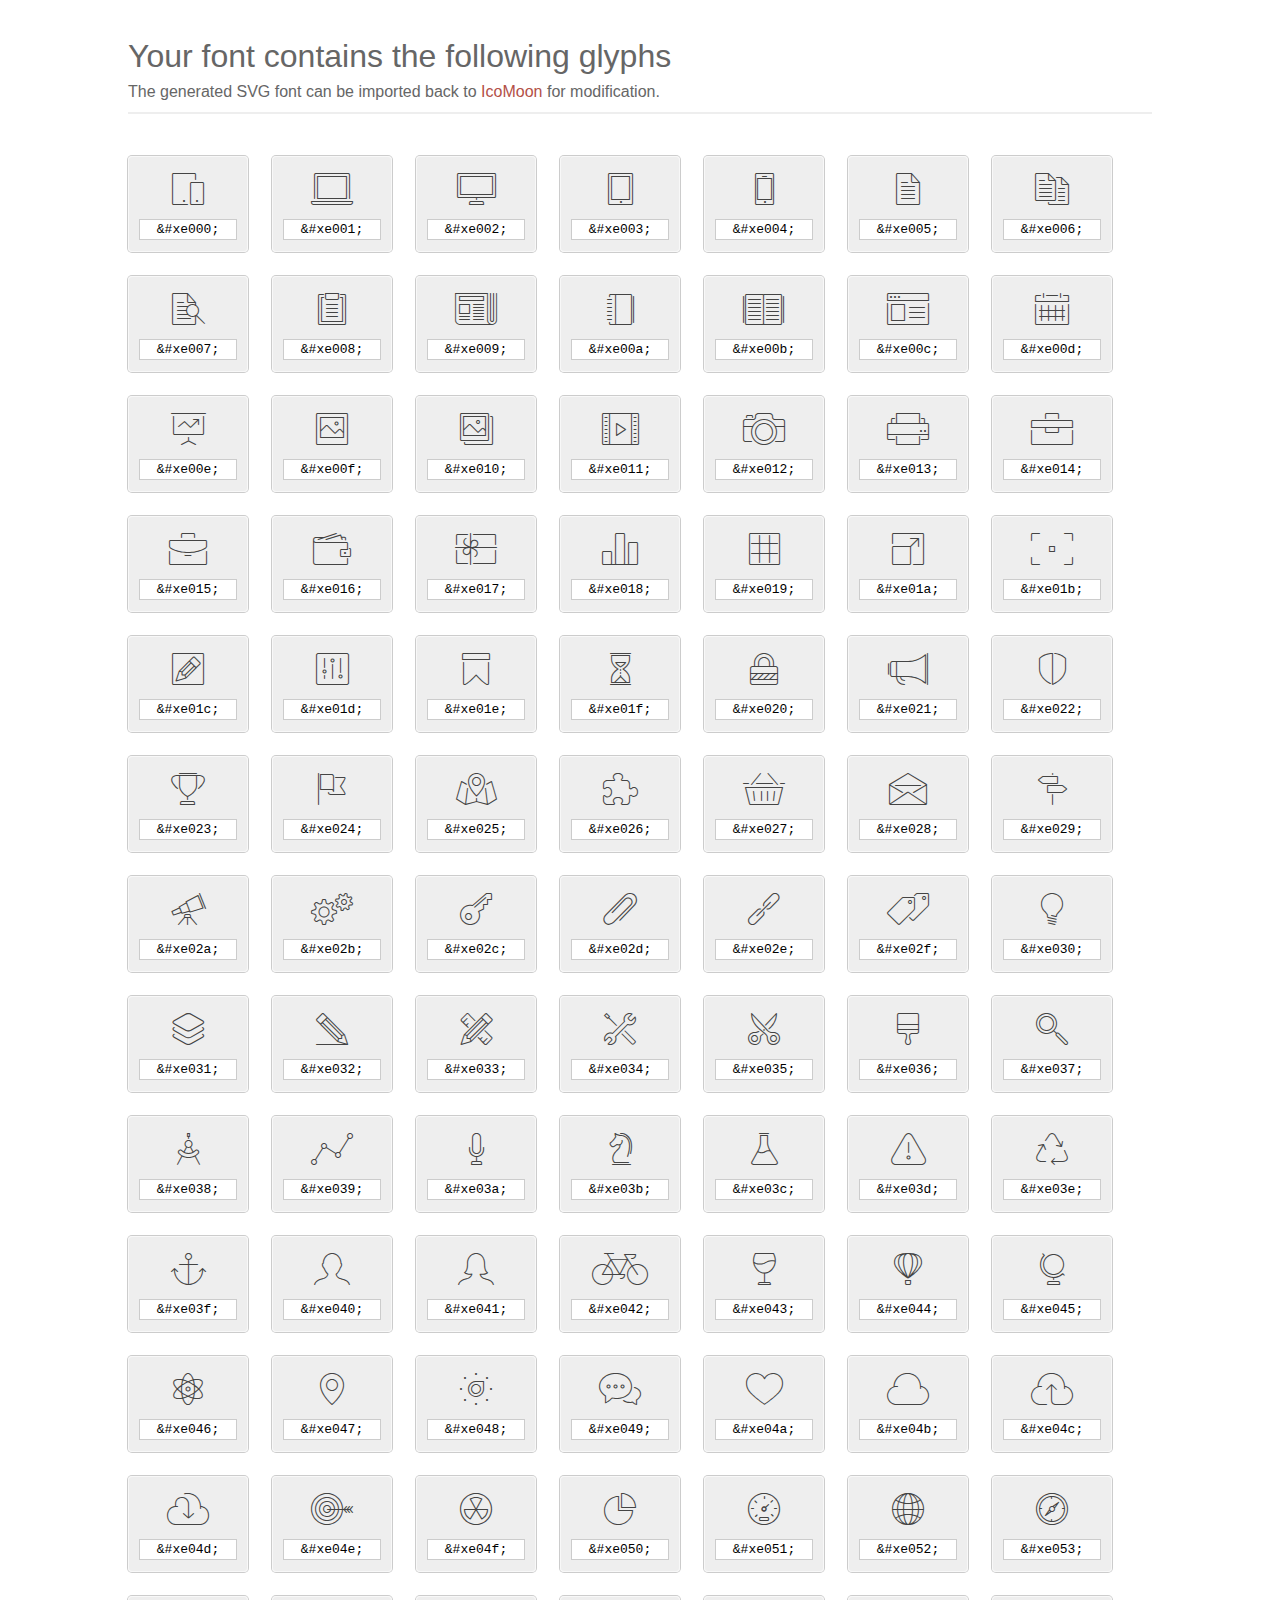
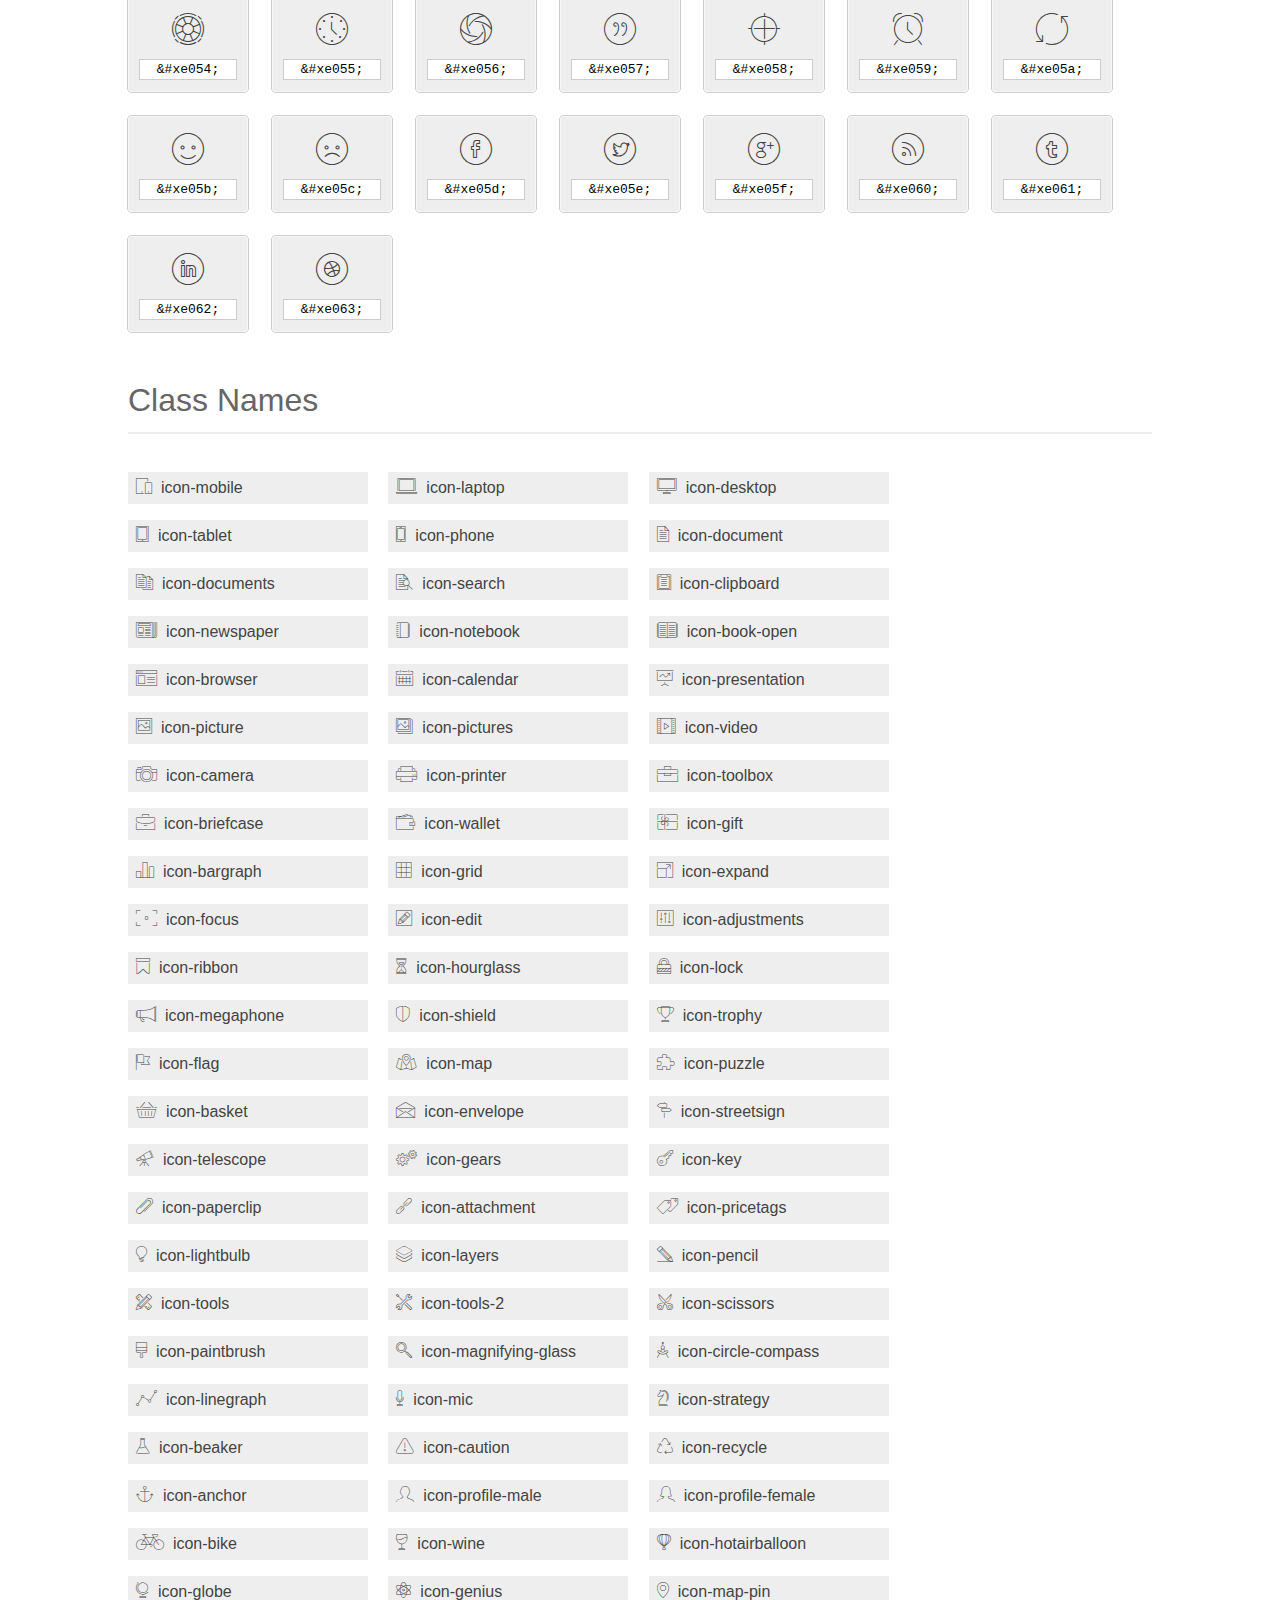
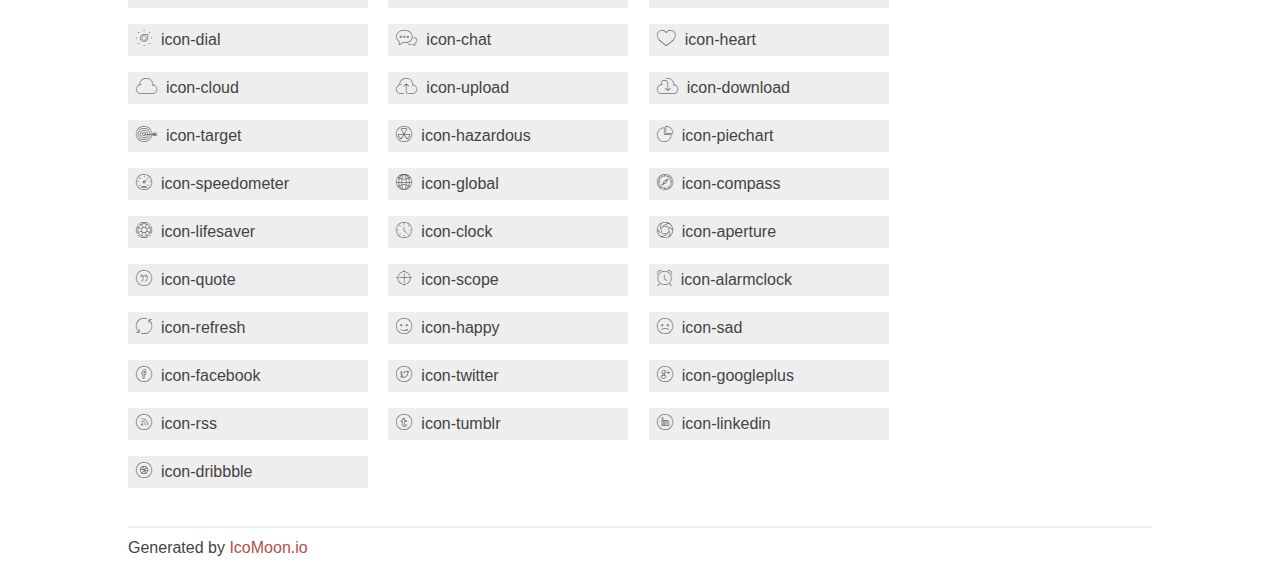
<file: assets/vendor/et-line-font/index.html>
<!doctype html>
<html>
<head>
<title>Your Font/Glyphs</title>
<link rel="stylesheet" href="css/style.css" />
<!--[if lte IE 7]><script src="lte-ie7.js"></script><![endif]-->
<style>
	section, header, footer {display: block;}
	body {
		font-family: sans-serif;
		color: #444;
		line-height: 1.5;
		font-size: 1em;
	}
	* {
		-moz-box-sizing: border-box;
		-webkit-box-sizing: border-box;
		box-sizing: border-box;
		margin: 0;
		padding: 0;
	}
	.glyph {
		font-size: 16px;
		float: left;
		text-align: center;
		background: #eee;
		padding: .75em;
		margin: .75em 1.5em .75em 0;
		width: 7.5em;
		border-radius: .25em;
		box-shadow: inset 0 0 0 1px #f8f8f8, 0 0 0 1px #CCC;
	}
	.glyph input {
		font-family: consolas, monospace;
		font-size: 13px;
		width: 100%;
		text-align: center;
		border: 0;
		box-shadow: 0 0 0 1px #ccc;
		padding: .125em;
	}
	.w-main {
		width: 80%;
	}
	.centered {
		margin-left: auto;
		margin-right: auto;
	}
	.fs1 {
		font-size: 2em;
	}
	header {
		margin: 2em 0;
		padding-bottom: .5em;
		color: #666;
		box-shadow: 0 2px #eee;
	}
	header h1 {
		font-size: 2em;
		font-weight: normal;
	}
	.clearfix:before, .clearfix:after { content: ""; display: table; }
	.clearfix:after, .clear { clear: both; }
	footer {
		margin-top: 2em;
		padding: .5em 0;
		box-shadow: 0 -2px #eee;
	}
	a, a:visited {
		color: #B35047;
		text-decoration: none;
	}
	a:hover, a:focus {color: #000;}
	.box1 {
		font-size: 16px;
		display: inline-block;
		width: 15em;
		padding: .25em .5em;
		background: #eee;
		margin: .5em 1em .5em 0;
	}
</style>
</head>
<body>
	<div class="w-main centered">
	<section class="mtm clearfix" id="glyphs">
	<header>
		<h1>Your font contains the following glyphs</h1>
		<p>The generated SVG font can be imported back to <a href="http://icomoon.io/app">IcoMoon</a> for modification.</p>
	</header>
	<div class="glyph">
		<div class="fs1" aria-hidden="true" data-icon="&#xe000;"></div>
		<input type="text" readonly="readonly" value="&amp;#xe000;" />
	</div>
	<div class="glyph">
		<div class="fs1" aria-hidden="true" data-icon="&#xe001;"></div>
		<input type="text" readonly="readonly" value="&amp;#xe001;" />
	</div>
	<div class="glyph">
		<div class="fs1" aria-hidden="true" data-icon="&#xe002;"></div>
		<input type="text" readonly="readonly" value="&amp;#xe002;" />
	</div>
	<div class="glyph">
		<div class="fs1" aria-hidden="true" data-icon="&#xe003;"></div>
		<input type="text" readonly="readonly" value="&amp;#xe003;" />
	</div>
	<div class="glyph">
		<div class="fs1" aria-hidden="true" data-icon="&#xe004;"></div>
		<input type="text" readonly="readonly" value="&amp;#xe004;" />
	</div>
	<div class="glyph">
		<div class="fs1" aria-hidden="true" data-icon="&#xe005;"></div>
		<input type="text" readonly="readonly" value="&amp;#xe005;" />
	</div>
	<div class="glyph">
		<div class="fs1" aria-hidden="true" data-icon="&#xe006;"></div>
		<input type="text" readonly="readonly" value="&amp;#xe006;" />
	</div>
	<div class="glyph">
		<div class="fs1" aria-hidden="true" data-icon="&#xe007;"></div>
		<input type="text" readonly="readonly" value="&amp;#xe007;" />
	</div>
	<div class="glyph">
		<div class="fs1" aria-hidden="true" data-icon="&#xe008;"></div>
		<input type="text" readonly="readonly" value="&amp;#xe008;" />
	</div>
	<div class="glyph">
		<div class="fs1" aria-hidden="true" data-icon="&#xe009;"></div>
		<input type="text" readonly="readonly" value="&amp;#xe009;" />
	</div>
	<div class="glyph">
		<div class="fs1" aria-hidden="true" data-icon="&#xe00a;"></div>
		<input type="text" readonly="readonly" value="&amp;#xe00a;" />
	</div>
	<div class="glyph">
		<div class="fs1" aria-hidden="true" data-icon="&#xe00b;"></div>
		<input type="text" readonly="readonly" value="&amp;#xe00b;" />
	</div>
	<div class="glyph">
		<div class="fs1" aria-hidden="true" data-icon="&#xe00c;"></div>
		<input type="text" readonly="readonly" value="&amp;#xe00c;" />
	</div>
	<div class="glyph">
		<div class="fs1" aria-hidden="true" data-icon="&#xe00d;"></div>
		<input type="text" readonly="readonly" value="&amp;#xe00d;" />
	</div>
	<div class="glyph">
		<div class="fs1" aria-hidden="true" data-icon="&#xe00e;"></div>
		<input type="text" readonly="readonly" value="&amp;#xe00e;" />
	</div>
	<div class="glyph">
		<div class="fs1" aria-hidden="true" data-icon="&#xe00f;"></div>
		<input type="text" readonly="readonly" value="&amp;#xe00f;" />
	</div>
	<div class="glyph">
		<div class="fs1" aria-hidden="true" data-icon="&#xe010;"></div>
		<input type="text" readonly="readonly" value="&amp;#xe010;" />
	</div>
	<div class="glyph">
		<div class="fs1" aria-hidden="true" data-icon="&#xe011;"></div>
		<input type="text" readonly="readonly" value="&amp;#xe011;" />
	</div>
	<div class="glyph">
		<div class="fs1" aria-hidden="true" data-icon="&#xe012;"></div>
		<input type="text" readonly="readonly" value="&amp;#xe012;" />
	</div>
	<div class="glyph">
		<div class="fs1" aria-hidden="true" data-icon="&#xe013;"></div>
		<input type="text" readonly="readonly" value="&amp;#xe013;" />
	</div>
	<div class="glyph">
		<div class="fs1" aria-hidden="true" data-icon="&#xe014;"></div>
		<input type="text" readonly="readonly" value="&amp;#xe014;" />
	</div>
	<div class="glyph">
		<div class="fs1" aria-hidden="true" data-icon="&#xe015;"></div>
		<input type="text" readonly="readonly" value="&amp;#xe015;" />
	</div>
	<div class="glyph">
		<div class="fs1" aria-hidden="true" data-icon="&#xe016;"></div>
		<input type="text" readonly="readonly" value="&amp;#xe016;" />
	</div>
	<div class="glyph">
		<div class="fs1" aria-hidden="true" data-icon="&#xe017;"></div>
		<input type="text" readonly="readonly" value="&amp;#xe017;" />
	</div>
	<div class="glyph">
		<div class="fs1" aria-hidden="true" data-icon="&#xe018;"></div>
		<input type="text" readonly="readonly" value="&amp;#xe018;" />
	</div>
	<div class="glyph">
		<div class="fs1" aria-hidden="true" data-icon="&#xe019;"></div>
		<input type="text" readonly="readonly" value="&amp;#xe019;" />
	</div>
	<div class="glyph">
		<div class="fs1" aria-hidden="true" data-icon="&#xe01a;"></div>
		<input type="text" readonly="readonly" value="&amp;#xe01a;" />
	</div>
	<div class="glyph">
		<div class="fs1" aria-hidden="true" data-icon="&#xe01b;"></div>
		<input type="text" readonly="readonly" value="&amp;#xe01b;" />
	</div>
	<div class="glyph">
		<div class="fs1" aria-hidden="true" data-icon="&#xe01c;"></div>
		<input type="text" readonly="readonly" value="&amp;#xe01c;" />
	</div>
	<div class="glyph">
		<div class="fs1" aria-hidden="true" data-icon="&#xe01d;"></div>
		<input type="text" readonly="readonly" value="&amp;#xe01d;" />
	</div>
	<div class="glyph">
		<div class="fs1" aria-hidden="true" data-icon="&#xe01e;"></div>
		<input type="text" readonly="readonly" value="&amp;#xe01e;" />
	</div>
	<div class="glyph">
		<div class="fs1" aria-hidden="true" data-icon="&#xe01f;"></div>
		<input type="text" readonly="readonly" value="&amp;#xe01f;" />
	</div>
	<div class="glyph">
		<div class="fs1" aria-hidden="true" data-icon="&#xe020;"></div>
		<input type="text" readonly="readonly" value="&amp;#xe020;" />
	</div>
	<div class="glyph">
		<div class="fs1" aria-hidden="true" data-icon="&#xe021;"></div>
		<input type="text" readonly="readonly" value="&amp;#xe021;" />
	</div>
	<div class="glyph">
		<div class="fs1" aria-hidden="true" data-icon="&#xe022;"></div>
		<input type="text" readonly="readonly" value="&amp;#xe022;" />
	</div>
	<div class="glyph">
		<div class="fs1" aria-hidden="true" data-icon="&#xe023;"></div>
		<input type="text" readonly="readonly" value="&amp;#xe023;" />
	</div>
	<div class="glyph">
		<div class="fs1" aria-hidden="true" data-icon="&#xe024;"></div>
		<input type="text" readonly="readonly" value="&amp;#xe024;" />
	</div>
	<div class="glyph">
		<div class="fs1" aria-hidden="true" data-icon="&#xe025;"></div>
		<input type="text" readonly="readonly" value="&amp;#xe025;" />
	</div>
	<div class="glyph">
		<div class="fs1" aria-hidden="true" data-icon="&#xe026;"></div>
		<input type="text" readonly="readonly" value="&amp;#xe026;" />
	</div>
	<div class="glyph">
		<div class="fs1" aria-hidden="true" data-icon="&#xe027;"></div>
		<input type="text" readonly="readonly" value="&amp;#xe027;" />
	</div>
	<div class="glyph">
		<div class="fs1" aria-hidden="true" data-icon="&#xe028;"></div>
		<input type="text" readonly="readonly" value="&amp;#xe028;" />
	</div>
	<div class="glyph">
		<div class="fs1" aria-hidden="true" data-icon="&#xe029;"></div>
		<input type="text" readonly="readonly" value="&amp;#xe029;" />
	</div>
	<div class="glyph">
		<div class="fs1" aria-hidden="true" data-icon="&#xe02a;"></div>
		<input type="text" readonly="readonly" value="&amp;#xe02a;" />
	</div>
	<div class="glyph">
		<div class="fs1" aria-hidden="true" data-icon="&#xe02b;"></div>
		<input type="text" readonly="readonly" value="&amp;#xe02b;" />
	</div>
	<div class="glyph">
		<div class="fs1" aria-hidden="true" data-icon="&#xe02c;"></div>
		<input type="text" readonly="readonly" value="&amp;#xe02c;" />
	</div>
	<div class="glyph">
		<div class="fs1" aria-hidden="true" data-icon="&#xe02d;"></div>
		<input type="text" readonly="readonly" value="&amp;#xe02d;" />
	</div>
	<div class="glyph">
		<div class="fs1" aria-hidden="true" data-icon="&#xe02e;"></div>
		<input type="text" readonly="readonly" value="&amp;#xe02e;" />
	</div>
	<div class="glyph">
		<div class="fs1" aria-hidden="true" data-icon="&#xe02f;"></div>
		<input type="text" readonly="readonly" value="&amp;#xe02f;" />
	</div>
	<div class="glyph">
		<div class="fs1" aria-hidden="true" data-icon="&#xe030;"></div>
		<input type="text" readonly="readonly" value="&amp;#xe030;" />
	</div>
	<div class="glyph">
		<div class="fs1" aria-hidden="true" data-icon="&#xe031;"></div>
		<input type="text" readonly="readonly" value="&amp;#xe031;" />
	</div>
	<div class="glyph">
		<div class="fs1" aria-hidden="true" data-icon="&#xe032;"></div>
		<input type="text" readonly="readonly" value="&amp;#xe032;" />
	</div>
	<div class="glyph">
		<div class="fs1" aria-hidden="true" data-icon="&#xe033;"></div>
		<input type="text" readonly="readonly" value="&amp;#xe033;" />
	</div>
	<div class="glyph">
		<div class="fs1" aria-hidden="true" data-icon="&#xe034;"></div>
		<input type="text" readonly="readonly" value="&amp;#xe034;" />
	</div>
	<div class="glyph">
		<div class="fs1" aria-hidden="true" data-icon="&#xe035;"></div>
		<input type="text" readonly="readonly" value="&amp;#xe035;" />
	</div>
	<div class="glyph">
		<div class="fs1" aria-hidden="true" data-icon="&#xe036;"></div>
		<input type="text" readonly="readonly" value="&amp;#xe036;" />
	</div>
	<div class="glyph">
		<div class="fs1" aria-hidden="true" data-icon="&#xe037;"></div>
		<input type="text" readonly="readonly" value="&amp;#xe037;" />
	</div>
	<div class="glyph">
		<div class="fs1" aria-hidden="true" data-icon="&#xe038;"></div>
		<input type="text" readonly="readonly" value="&amp;#xe038;" />
	</div>
	<div class="glyph">
		<div class="fs1" aria-hidden="true" data-icon="&#xe039;"></div>
		<input type="text" readonly="readonly" value="&amp;#xe039;" />
	</div>
	<div class="glyph">
		<div class="fs1" aria-hidden="true" data-icon="&#xe03a;"></div>
		<input type="text" readonly="readonly" value="&amp;#xe03a;" />
	</div>
	<div class="glyph">
		<div class="fs1" aria-hidden="true" data-icon="&#xe03b;"></div>
		<input type="text" readonly="readonly" value="&amp;#xe03b;" />
	</div>
	<div class="glyph">
		<div class="fs1" aria-hidden="true" data-icon="&#xe03c;"></div>
		<input type="text" readonly="readonly" value="&amp;#xe03c;" />
	</div>
	<div class="glyph">
		<div class="fs1" aria-hidden="true" data-icon="&#xe03d;"></div>
		<input type="text" readonly="readonly" value="&amp;#xe03d;" />
	</div>
	<div class="glyph">
		<div class="fs1" aria-hidden="true" data-icon="&#xe03e;"></div>
		<input type="text" readonly="readonly" value="&amp;#xe03e;" />
	</div>
	<div class="glyph">
		<div class="fs1" aria-hidden="true" data-icon="&#xe03f;"></div>
		<input type="text" readonly="readonly" value="&amp;#xe03f;" />
	</div>
	<div class="glyph">
		<div class="fs1" aria-hidden="true" data-icon="&#xe040;"></div>
		<input type="text" readonly="readonly" value="&amp;#xe040;" />
	</div>
	<div class="glyph">
		<div class="fs1" aria-hidden="true" data-icon="&#xe041;"></div>
		<input type="text" readonly="readonly" value="&amp;#xe041;" />
	</div>
	<div class="glyph">
		<div class="fs1" aria-hidden="true" data-icon="&#xe042;"></div>
		<input type="text" readonly="readonly" value="&amp;#xe042;" />
	</div>
	<div class="glyph">
		<div class="fs1" aria-hidden="true" data-icon="&#xe043;"></div>
		<input type="text" readonly="readonly" value="&amp;#xe043;" />
	</div>
	<div class="glyph">
		<div class="fs1" aria-hidden="true" data-icon="&#xe044;"></div>
		<input type="text" readonly="readonly" value="&amp;#xe044;" />
	</div>
	<div class="glyph">
		<div class="fs1" aria-hidden="true" data-icon="&#xe045;"></div>
		<input type="text" readonly="readonly" value="&amp;#xe045;" />
	</div>
	<div class="glyph">
		<div class="fs1" aria-hidden="true" data-icon="&#xe046;"></div>
		<input type="text" readonly="readonly" value="&amp;#xe046;" />
	</div>
	<div class="glyph">
		<div class="fs1" aria-hidden="true" data-icon="&#xe047;"></div>
		<input type="text" readonly="readonly" value="&amp;#xe047;" />
	</div>
	<div class="glyph">
		<div class="fs1" aria-hidden="true" data-icon="&#xe048;"></div>
		<input type="text" readonly="readonly" value="&amp;#xe048;" />
	</div>
	<div class="glyph">
		<div class="fs1" aria-hidden="true" data-icon="&#xe049;"></div>
		<input type="text" readonly="readonly" value="&amp;#xe049;" />
	</div>
	<div class="glyph">
		<div class="fs1" aria-hidden="true" data-icon="&#xe04a;"></div>
		<input type="text" readonly="readonly" value="&amp;#xe04a;" />
	</div>
	<div class="glyph">
		<div class="fs1" aria-hidden="true" data-icon="&#xe04b;"></div>
		<input type="text" readonly="readonly" value="&amp;#xe04b;" />
	</div>
	<div class="glyph">
		<div class="fs1" aria-hidden="true" data-icon="&#xe04c;"></div>
		<input type="text" readonly="readonly" value="&amp;#xe04c;" />
	</div>
	<div class="glyph">
		<div class="fs1" aria-hidden="true" data-icon="&#xe04d;"></div>
		<input type="text" readonly="readonly" value="&amp;#xe04d;" />
	</div>
	<div class="glyph">
		<div class="fs1" aria-hidden="true" data-icon="&#xe04e;"></div>
		<input type="text" readonly="readonly" value="&amp;#xe04e;" />
	</div>
	<div class="glyph">
		<div class="fs1" aria-hidden="true" data-icon="&#xe04f;"></div>
		<input type="text" readonly="readonly" value="&amp;#xe04f;" />
	</div>
	<div class="glyph">
		<div class="fs1" aria-hidden="true" data-icon="&#xe050;"></div>
		<input type="text" readonly="readonly" value="&amp;#xe050;" />
	</div>
	<div class="glyph">
		<div class="fs1" aria-hidden="true" data-icon="&#xe051;"></div>
		<input type="text" readonly="readonly" value="&amp;#xe051;" />
	</div>
	<div class="glyph">
		<div class="fs1" aria-hidden="true" data-icon="&#xe052;"></div>
		<input type="text" readonly="readonly" value="&amp;#xe052;" />
	</div>
	<div class="glyph">
		<div class="fs1" aria-hidden="true" data-icon="&#xe053;"></div>
		<input type="text" readonly="readonly" value="&amp;#xe053;" />
	</div>
	<div class="glyph">
		<div class="fs1" aria-hidden="true" data-icon="&#xe054;"></div>
		<input type="text" readonly="readonly" value="&amp;#xe054;" />
	</div>
	<div class="glyph">
		<div class="fs1" aria-hidden="true" data-icon="&#xe055;"></div>
		<input type="text" readonly="readonly" value="&amp;#xe055;" />
	</div>
	<div class="glyph">
		<div class="fs1" aria-hidden="true" data-icon="&#xe056;"></div>
		<input type="text" readonly="readonly" value="&amp;#xe056;" />
	</div>
	<div class="glyph">
		<div class="fs1" aria-hidden="true" data-icon="&#xe057;"></div>
		<input type="text" readonly="readonly" value="&amp;#xe057;" />
	</div>
	<div class="glyph">
		<div class="fs1" aria-hidden="true" data-icon="&#xe058;"></div>
		<input type="text" readonly="readonly" value="&amp;#xe058;" />
	</div>
	<div class="glyph">
		<div class="fs1" aria-hidden="true" data-icon="&#xe059;"></div>
		<input type="text" readonly="readonly" value="&amp;#xe059;" />
	</div>
	<div class="glyph">
		<div class="fs1" aria-hidden="true" data-icon="&#xe05a;"></div>
		<input type="text" readonly="readonly" value="&amp;#xe05a;" />
	</div>
	<div class="glyph">
		<div class="fs1" aria-hidden="true" data-icon="&#xe05b;"></div>
		<input type="text" readonly="readonly" value="&amp;#xe05b;" />
	</div>
	<div class="glyph">
		<div class="fs1" aria-hidden="true" data-icon="&#xe05c;"></div>
		<input type="text" readonly="readonly" value="&amp;#xe05c;" />
	</div>
	<div class="glyph">
		<div class="fs1" aria-hidden="true" data-icon="&#xe05d;"></div>
		<input type="text" readonly="readonly" value="&amp;#xe05d;" />
	</div>
	<div class="glyph">
		<div class="fs1" aria-hidden="true" data-icon="&#xe05e;"></div>
		<input type="text" readonly="readonly" value="&amp;#xe05e;" />
	</div>
	<div class="glyph">
		<div class="fs1" aria-hidden="true" data-icon="&#xe05f;"></div>
		<input type="text" readonly="readonly" value="&amp;#xe05f;" />
	</div>
	<div class="glyph">
		<div class="fs1" aria-hidden="true" data-icon="&#xe060;"></div>
		<input type="text" readonly="readonly" value="&amp;#xe060;" />
	</div>
	<div class="glyph">
		<div class="fs1" aria-hidden="true" data-icon="&#xe061;"></div>
		<input type="text" readonly="readonly" value="&amp;#xe061;" />
	</div>
	<div class="glyph">
		<div class="fs1" aria-hidden="true" data-icon="&#xe062;"></div>
		<input type="text" readonly="readonly" value="&amp;#xe062;" />
	</div>
	<div class="glyph">
		<div class="fs1" aria-hidden="true" data-icon="&#xe063;"></div>
		<input type="text" readonly="readonly" value="&amp;#xe063;" />
	</div>
	</section>
	<div class="clear"></div>
	<section class="mtm clearfix" id="glyphs">
	<header>
		<h1>Class Names</h1>
	</header>
	<span class="box1">
		<span aria-hidden="true" class="icon-mobile"></span>
		&nbsp;icon-mobile
	</span>
	<span class="box1">
		<span aria-hidden="true" class="icon-laptop"></span>
		&nbsp;icon-laptop
	</span>
	<span class="box1">
		<span aria-hidden="true" class="icon-desktop"></span>
		&nbsp;icon-desktop
	</span>
	<span class="box1">
		<span aria-hidden="true" class="icon-tablet"></span>
		&nbsp;icon-tablet
	</span>
	<span class="box1">
		<span aria-hidden="true" class="icon-phone"></span>
		&nbsp;icon-phone
	</span>
	<span class="box1">
		<span aria-hidden="true" class="icon-document"></span>
		&nbsp;icon-document
	</span>
	<span class="box1">
		<span aria-hidden="true" class="icon-documents"></span>
		&nbsp;icon-documents
	</span>
	<span class="box1">
		<span aria-hidden="true" class="icon-search"></span>
		&nbsp;icon-search
	</span>
	<span class="box1">
		<span aria-hidden="true" class="icon-clipboard"></span>
		&nbsp;icon-clipboard
	</span>
	<span class="box1">
		<span aria-hidden="true" class="icon-newspaper"></span>
		&nbsp;icon-newspaper
	</span>
	<span class="box1">
		<span aria-hidden="true" class="icon-notebook"></span>
		&nbsp;icon-notebook
	</span>
	<span class="box1">
		<span aria-hidden="true" class="icon-book-open"></span>
		&nbsp;icon-book-open
	</span>
	<span class="box1">
		<span aria-hidden="true" class="icon-browser"></span>
		&nbsp;icon-browser
	</span>
	<span class="box1">
		<span aria-hidden="true" class="icon-calendar"></span>
		&nbsp;icon-calendar
	</span>
	<span class="box1">
		<span aria-hidden="true" class="icon-presentation"></span>
		&nbsp;icon-presentation
	</span>
	<span class="box1">
		<span aria-hidden="true" class="icon-picture"></span>
		&nbsp;icon-picture
	</span>
	<span class="box1">
		<span aria-hidden="true" class="icon-pictures"></span>
		&nbsp;icon-pictures
	</span>
	<span class="box1">
		<span aria-hidden="true" class="icon-video"></span>
		&nbsp;icon-video
	</span>
	<span class="box1">
		<span aria-hidden="true" class="icon-camera"></span>
		&nbsp;icon-camera
	</span>
	<span class="box1">
		<span aria-hidden="true" class="icon-printer"></span>
		&nbsp;icon-printer
	</span>
	<span class="box1">
		<span aria-hidden="true" class="icon-toolbox"></span>
		&nbsp;icon-toolbox
	</span>
	<span class="box1">
		<span aria-hidden="true" class="icon-briefcase"></span>
		&nbsp;icon-briefcase
	</span>
	<span class="box1">
		<span aria-hidden="true" class="icon-wallet"></span>
		&nbsp;icon-wallet
	</span>
	<span class="box1">
		<span aria-hidden="true" class="icon-gift"></span>
		&nbsp;icon-gift
	</span>
	<span class="box1">
		<span aria-hidden="true" class="icon-bargraph"></span>
		&nbsp;icon-bargraph
	</span>
	<span class="box1">
		<span aria-hidden="true" class="icon-grid"></span>
		&nbsp;icon-grid
	</span>
	<span class="box1">
		<span aria-hidden="true" class="icon-expand"></span>
		&nbsp;icon-expand
	</span>
	<span class="box1">
		<span aria-hidden="true" class="icon-focus"></span>
		&nbsp;icon-focus
	</span>
	<span class="box1">
		<span aria-hidden="true" class="icon-edit"></span>
		&nbsp;icon-edit
	</span>
	<span class="box1">
		<span aria-hidden="true" class="icon-adjustments"></span>
		&nbsp;icon-adjustments
	</span>
	<span class="box1">
		<span aria-hidden="true" class="icon-ribbon"></span>
		&nbsp;icon-ribbon
	</span>
	<span class="box1">
		<span aria-hidden="true" class="icon-hourglass"></span>
		&nbsp;icon-hourglass
	</span>
	<span class="box1">
		<span aria-hidden="true" class="icon-lock"></span>
		&nbsp;icon-lock
	</span>
	<span class="box1">
		<span aria-hidden="true" class="icon-megaphone"></span>
		&nbsp;icon-megaphone
	</span>
	<span class="box1">
		<span aria-hidden="true" class="icon-shield"></span>
		&nbsp;icon-shield
	</span>
	<span class="box1">
		<span aria-hidden="true" class="icon-trophy"></span>
		&nbsp;icon-trophy
	</span>
	<span class="box1">
		<span aria-hidden="true" class="icon-flag"></span>
		&nbsp;icon-flag
	</span>
	<span class="box1">
		<span aria-hidden="true" class="icon-map"></span>
		&nbsp;icon-map
	</span>
	<span class="box1">
		<span aria-hidden="true" class="icon-puzzle"></span>
		&nbsp;icon-puzzle
	</span>
	<span class="box1">
		<span aria-hidden="true" class="icon-basket"></span>
		&nbsp;icon-basket
	</span>
	<span class="box1">
		<span aria-hidden="true" class="icon-envelope"></span>
		&nbsp;icon-envelope
	</span>
	<span class="box1">
		<span aria-hidden="true" class="icon-streetsign"></span>
		&nbsp;icon-streetsign
	</span>
	<span class="box1">
		<span aria-hidden="true" class="icon-telescope"></span>
		&nbsp;icon-telescope
	</span>
	<span class="box1">
		<span aria-hidden="true" class="icon-gears"></span>
		&nbsp;icon-gears
	</span>
	<span class="box1">
		<span aria-hidden="true" class="icon-key"></span>
		&nbsp;icon-key
	</span>
	<span class="box1">
		<span aria-hidden="true" class="icon-paperclip"></span>
		&nbsp;icon-paperclip
	</span>
	<span class="box1">
		<span aria-hidden="true" class="icon-attachment"></span>
		&nbsp;icon-attachment
	</span>
	<span class="box1">
		<span aria-hidden="true" class="icon-pricetags"></span>
		&nbsp;icon-pricetags
	</span>
	<span class="box1">
		<span aria-hidden="true" class="icon-lightbulb"></span>
		&nbsp;icon-lightbulb
	</span>
	<span class="box1">
		<span aria-hidden="true" class="icon-layers"></span>
		&nbsp;icon-layers
	</span>
	<span class="box1">
		<span aria-hidden="true" class="icon-pencil"></span>
		&nbsp;icon-pencil
	</span>
	<span class="box1">
		<span aria-hidden="true" class="icon-tools"></span>
		&nbsp;icon-tools
	</span>
	<span class="box1">
		<span aria-hidden="true" class="icon-tools-2"></span>
		&nbsp;icon-tools-2
	</span>
	<span class="box1">
		<span aria-hidden="true" class="icon-scissors"></span>
		&nbsp;icon-scissors
	</span>
	<span class="box1">
		<span aria-hidden="true" class="icon-paintbrush"></span>
		&nbsp;icon-paintbrush
	</span>
	<span class="box1">
		<span aria-hidden="true" class="icon-magnifying-glass"></span>
		&nbsp;icon-magnifying-glass
	</span>
	<span class="box1">
		<span aria-hidden="true" class="icon-circle-compass"></span>
		&nbsp;icon-circle-compass
	</span>
	<span class="box1">
		<span aria-hidden="true" class="icon-linegraph"></span>
		&nbsp;icon-linegraph
	</span>
	<span class="box1">
		<span aria-hidden="true" class="icon-mic"></span>
		&nbsp;icon-mic
	</span>
	<span class="box1">
		<span aria-hidden="true" class="icon-strategy"></span>
		&nbsp;icon-strategy
	</span>
	<span class="box1">
		<span aria-hidden="true" class="icon-beaker"></span>
		&nbsp;icon-beaker
	</span>
	<span class="box1">
		<span aria-hidden="true" class="icon-caution"></span>
		&nbsp;icon-caution
	</span>
	<span class="box1">
		<span aria-hidden="true" class="icon-recycle"></span>
		&nbsp;icon-recycle
	</span>
	<span class="box1">
		<span aria-hidden="true" class="icon-anchor"></span>
		&nbsp;icon-anchor
	</span>
	<span class="box1">
		<span aria-hidden="true" class="icon-profile-male"></span>
		&nbsp;icon-profile-male
	</span>
	<span class="box1">
		<span aria-hidden="true" class="icon-profile-female"></span>
		&nbsp;icon-profile-female
	</span>
	<span class="box1">
		<span aria-hidden="true" class="icon-bike"></span>
		&nbsp;icon-bike
	</span>
	<span class="box1">
		<span aria-hidden="true" class="icon-wine"></span>
		&nbsp;icon-wine
	</span>
	<span class="box1">
		<span aria-hidden="true" class="icon-hotairballoon"></span>
		&nbsp;icon-hotairballoon
	</span>
	<span class="box1">
		<span aria-hidden="true" class="icon-globe"></span>
		&nbsp;icon-globe
	</span>
	<span class="box1">
		<span aria-hidden="true" class="icon-genius"></span>
		&nbsp;icon-genius
	</span>
	<span class="box1">
		<span aria-hidden="true" class="icon-map-pin"></span>
		&nbsp;icon-map-pin
	</span>
	<span class="box1">
		<span aria-hidden="true" class="icon-dial"></span>
		&nbsp;icon-dial
	</span>
	<span class="box1">
		<span aria-hidden="true" class="icon-chat"></span>
		&nbsp;icon-chat
	</span>
	<span class="box1">
		<span aria-hidden="true" class="icon-heart"></span>
		&nbsp;icon-heart
	</span>
	<span class="box1">
		<span aria-hidden="true" class="icon-cloud"></span>
		&nbsp;icon-cloud
	</span>
	<span class="box1">
		<span aria-hidden="true" class="icon-upload"></span>
		&nbsp;icon-upload
	</span>
	<span class="box1">
		<span aria-hidden="true" class="icon-download"></span>
		&nbsp;icon-download
	</span>
	<span class="box1">
		<span aria-hidden="true" class="icon-target"></span>
		&nbsp;icon-target
	</span>
	<span class="box1">
		<span aria-hidden="true" class="icon-hazardous"></span>
		&nbsp;icon-hazardous
	</span>
	<span class="box1">
		<span aria-hidden="true" class="icon-piechart"></span>
		&nbsp;icon-piechart
	</span>
	<span class="box1">
		<span aria-hidden="true" class="icon-speedometer"></span>
		&nbsp;icon-speedometer
	</span>
	<span class="box1">
		<span aria-hidden="true" class="icon-global"></span>
		&nbsp;icon-global
	</span>
	<span class="box1">
		<span aria-hidden="true" class="icon-compass"></span>
		&nbsp;icon-compass
	</span>
	<span class="box1">
		<span aria-hidden="true" class="icon-lifesaver"></span>
		&nbsp;icon-lifesaver
	</span>
	<span class="box1">
		<span aria-hidden="true" class="icon-clock"></span>
		&nbsp;icon-clock
	</span>
	<span class="box1">
		<span aria-hidden="true" class="icon-aperture"></span>
		&nbsp;icon-aperture
	</span>
	<span class="box1">
		<span aria-hidden="true" class="icon-quote"></span>
		&nbsp;icon-quote
	</span>
	<span class="box1">
		<span aria-hidden="true" class="icon-scope"></span>
		&nbsp;icon-scope
	</span>
	<span class="box1">
		<span aria-hidden="true" class="icon-alarmclock"></span>
		&nbsp;icon-alarmclock
	</span>
	<span class="box1">
		<span aria-hidden="true" class="icon-refresh"></span>
		&nbsp;icon-refresh
	</span>
	<span class="box1">
		<span aria-hidden="true" class="icon-happy"></span>
		&nbsp;icon-happy
	</span>
	<span class="box1">
		<span aria-hidden="true" class="icon-sad"></span>
		&nbsp;icon-sad
	</span>
	<span class="box1">
		<span aria-hidden="true" class="icon-facebook"></span>
		&nbsp;icon-facebook
	</span>
	<span class="box1">
		<span aria-hidden="true" class="icon-twitter"></span>
		&nbsp;icon-twitter
	</span>
	<span class="box1">
		<span aria-hidden="true" class="icon-googleplus"></span>
		&nbsp;icon-googleplus
	</span>
	<span class="box1">
		<span aria-hidden="true" class="icon-rss"></span>
		&nbsp;icon-rss
	</span>
	<span class="box1">
		<span aria-hidden="true" class="icon-tumblr"></span>
		&nbsp;icon-tumblr
	</span>
	<span class="box1">
		<span aria-hidden="true" class="icon-linkedin"></span>
		&nbsp;icon-linkedin
	</span>
	<span class="box1">
		<span aria-hidden="true" class="icon-dribbble"></span>
		&nbsp;icon-dribbble
	</span>
	</section>
	<footer>
		<p>Generated by <a href="http://icomoon.io">IcoMoon.io</a></p>
	</footer>
	</div>
	<script>
	document.getElementById("glyphs").addEventListener("click", function(e) {
		var target = e.target;
		if (target.tagName === "INPUT") {
			target.select();
		}
	});
	</script>
</body>
</html>
</file>
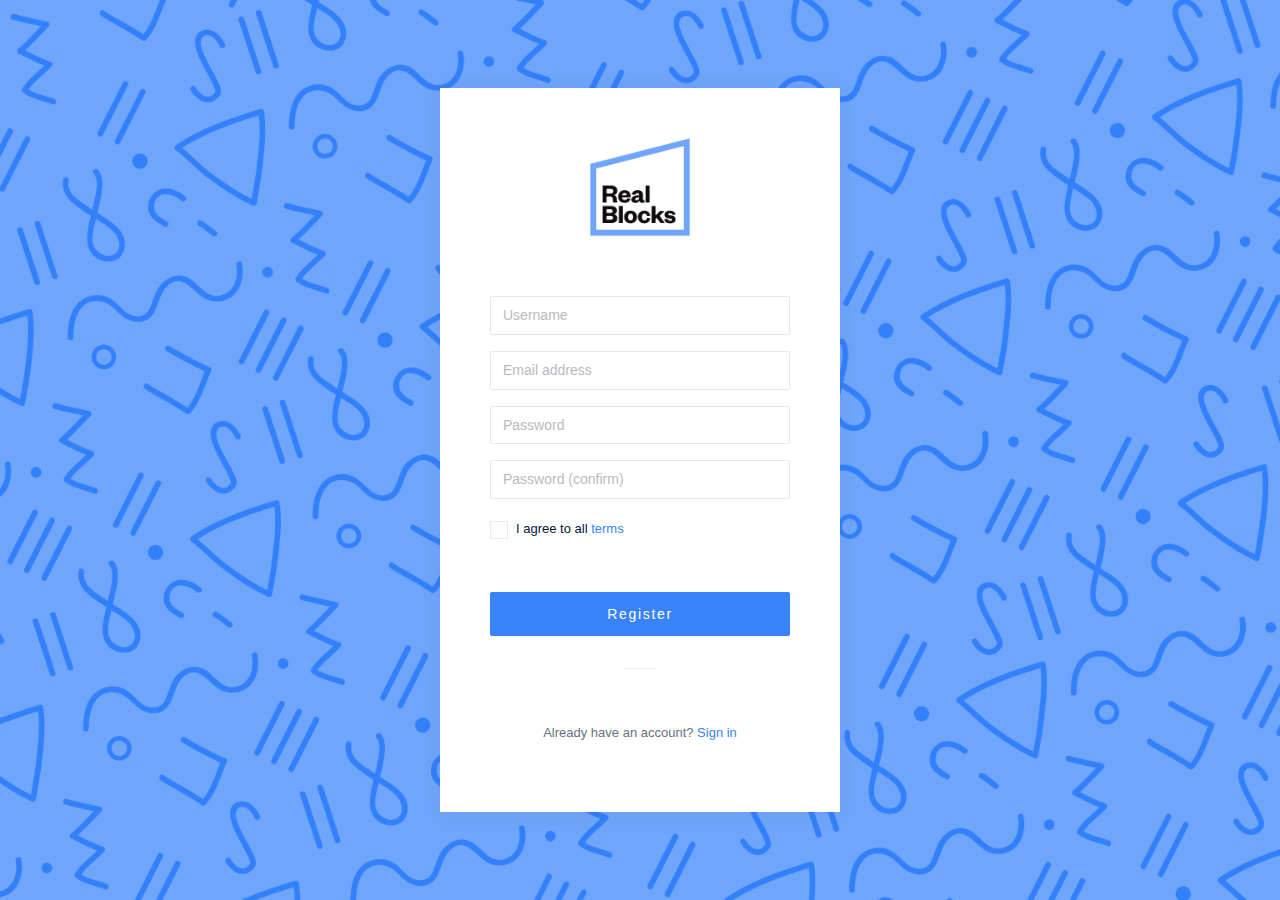
<file: demo.html>
<!DOCTYPE html>
<html lang="en">

<head>
    <!-- Global site tag (gtag.js) - Google Analytics -->
    <script async src="https://www.googletagmanager.com/gtag/js?id=UA-76391711-3"></script>
    <script>
        window.dataLayer = window.dataLayer || [];

        function gtag() {
            dataLayer.push(arguments);
        }
        gtag('js', new Date());

        gtag('config', 'UA-76391711-3');
    </script>

    <meta charset="utf-8">
    <meta name="viewport" content="width=device-width, initial-scale=1, shrink-to-fit=no">
    <meta name="description" content="">
    <meta name="keywords" content="">

    <title>TheSaaS - Register</title>

    <!-- Styles -->
    <link href="assets/css/core.min.css" rel="stylesheet">
    <link href="assets/css/scss/realblocks.css" rel="stylesheet">
    <link href="assets/css/style.css" rel="stylesheet">

    <!-- Favicons -->
    <link rel="apple-touch-icon" href="assets/img/apple-touch-icon.png">
    <link rel="icon" href="assets/img/favicon.png">
</head>

<body class="mh-fullscreen bg-img center-vh p-20" style="background-image: url(assets/img/demo_bg.png);">




    <div class="card card-shadowed p-50 w-400 mb-0 " style="max-width: 100%">
        <div class="text-center align-items-center justify-content-md-center">
            <img class="img-fluid " src="assets/img/logo.png" width="100px">
        </div>
        <br><br>

        <form class="form-type-material">
            <div class="form-group">
                <input type="text" class="form-control" placeholder="Username">
            </div>

            <div class="form-group">
                <input type="text" class="form-control" placeholder="Email address">
            </div>

            <div class="form-group">
                <input type="password" class="form-control" placeholder="Password">
            </div>

            <div class="form-group">
                <input type="password" class="form-control" placeholder="Password (confirm)">
            </div>

            <div class="form-group">
                <label class="custom-control custom-checkbox">
            <input type="checkbox" class="custom-control-input">
            <span class="custom-control-indicator"></span>
            <span class="custom-control-description">I agree to all <a class="text-primary" href="#">terms</a></span>
          </label>
            </div>

            <br>
            <button class="btn btn-bold btn-block btn-primary" type="submit">Register</button>
        </form>

        <hr class="w-30">

        <p class="text-center text-muted fs-13 mt-20">Already have an account? <a href="page-login.html">Sign in</a></p>
    </div>




    <!-- Scripts -->
    <script src="assets/js/core.min.js"></script>
    <script src="assets/js/thesaas.min.js"></script>
    <script src="assets/js/script.js"></script>

</body>

</html>
</file>
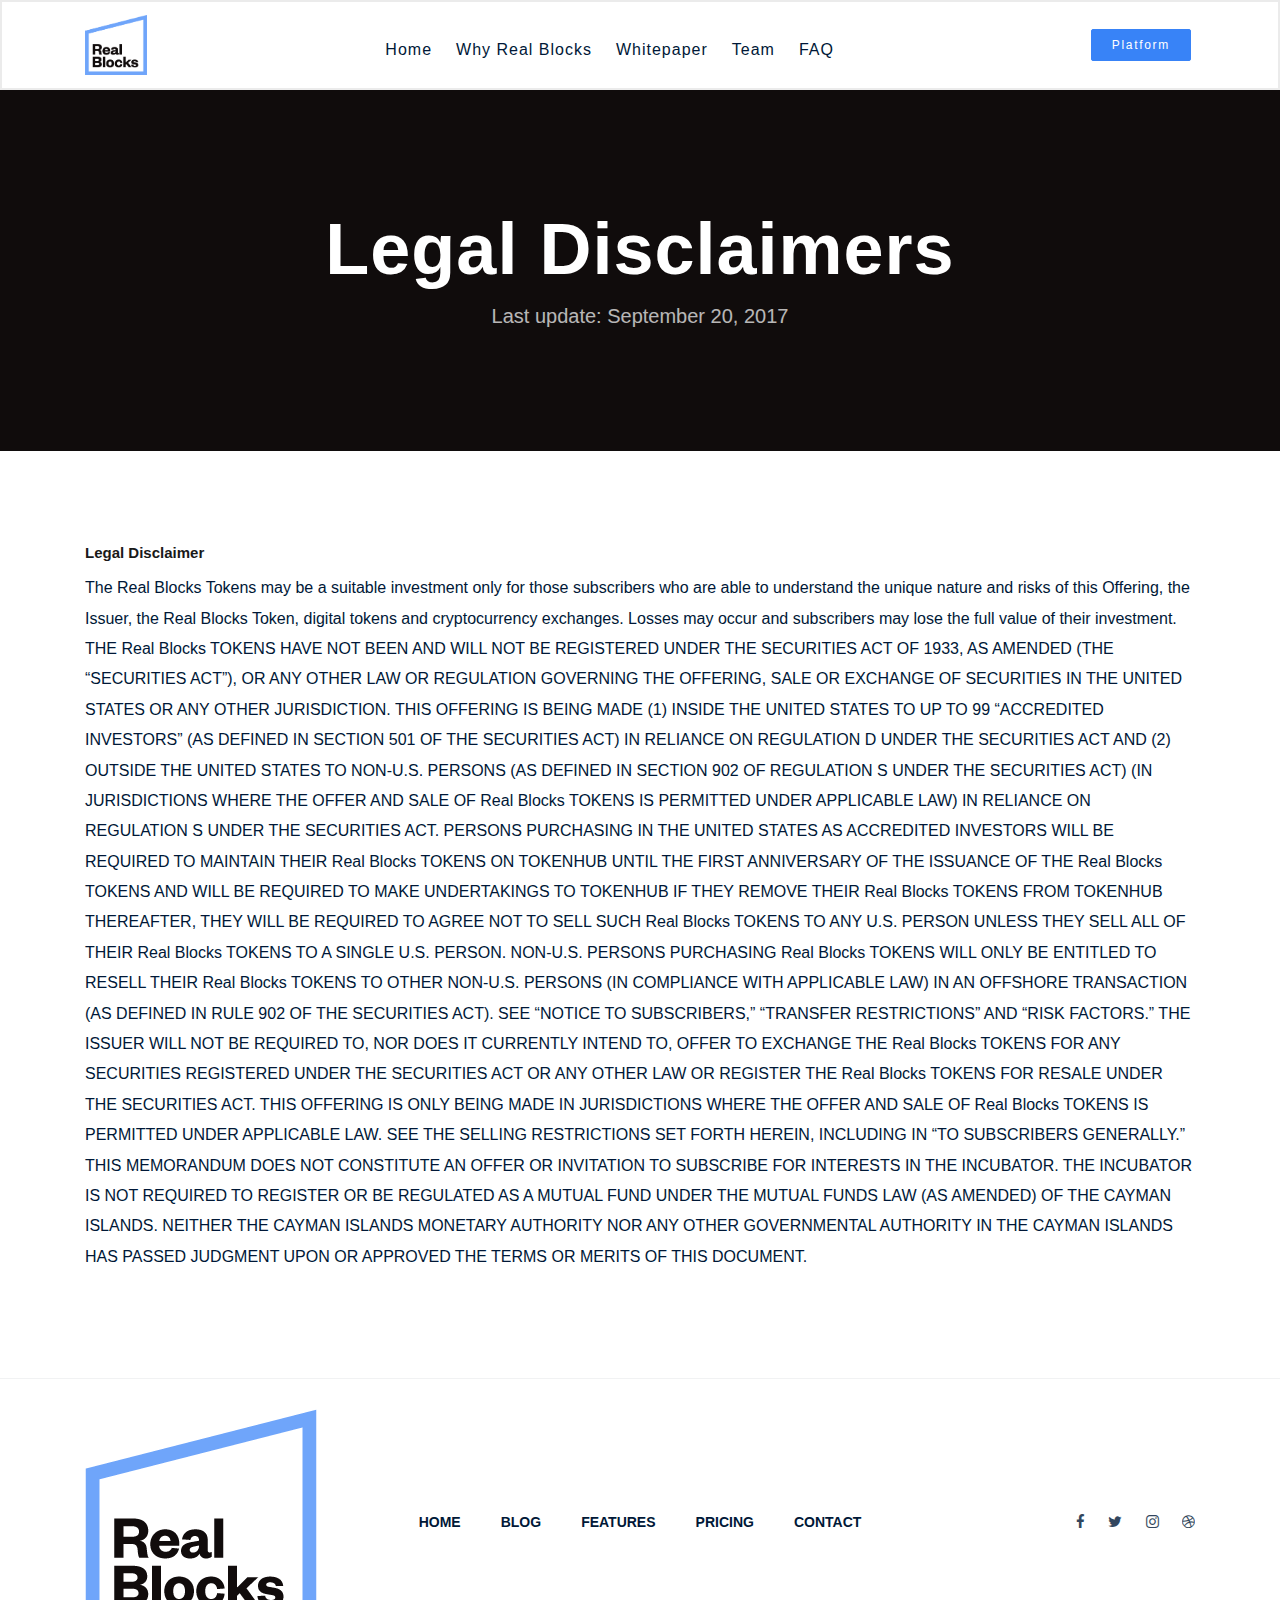
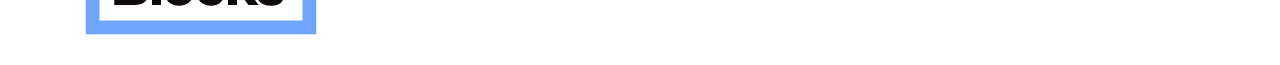
<file: legal.html>
<!DOCTYPE html>
<html lang="en">

<head>
    <!-- Global site tag (gtag.js) - Google Analytics -->
    <script async src="https://www.googletagmanager.com/gtag/js?id=UA-76391711-3"></script>
    <script>
        window.dataLayer = window.dataLayer || [];

        function gtag() {
            dataLayer.push(arguments);
        }
        gtag('js', new Date());

        gtag('config', 'UA-76391711-3');
    </script>

    <meta charset="utf-8">
    <meta name="viewport" content="width=device-width, initial-scale=1, shrink-to-fit=no">
    <meta name="description" content="">
    <meta name="keywords" content="">

    <title>Real Blocks</title>

    <!-- Styles -->
    <link href="assets/css/core.min.css" rel="stylesheet">
    <link href="assets/css/scss/realblocks.css" rel="stylesheet">
    <link href="assets/css/style.css" rel="stylesheet">

    <!-- Favicons -->
    <link rel="apple-touch-icon" href="assets/img/apple-touch-icon.png">
    <link rel="icon" href="assets/img/favicon.png">
</head>

<body id="home">

    <nav class="topbar topbar-expand-md">

        <div class="container">

            <div class="topbar-left">
                <button class="topbar-toggler">&#9776;</button>
                <a class="topbar-brand" href="index.html">
                    <img class="logo-default" src="assets/img/logo@3x.png" alt="logo">
                    <img class="logo-inverse" src="assets/img/logo-light.png" alt="logo">
                </a>
            </div>


            <div class="topbar-right">
                <ul class="topbar-nav nav">
                    <li class="nav-item">
                        <a class="nav-link" href="index.html">Home</a>
                    </li>
                    <li class="nav-item">
                        <a class="nav-link" href="#why">Why Real Blocks</a>
                    </li>

                    <li class="nav-item">
                        <a class="nav-link" href="#wp">Whitepaper</a>
                    </li>
                    <li class="nav-item">
                        <a class="nav-link" href="#team">Team </a>

                    </li>


                    <li class="nav-item">
                        <a class="nav-link" href="#faq">FAQ</a>
                    </li>
                </ul>
            </div>

            <div class="topbar-right d-inline-flex ml-30">
                <a class="btn btn-sm btn-primary mx-4 " href="demo.html">Platform</a>


            </div>




        </div>
        </div>

    </nav>
    <!-- END Topbar -->




    <!-- Header -->
    <header class="header header-inverse" style="background-color:#100C0C ;">
        <div class="container text-center">

            <div class="row">
                <div class="col-12  pt-50 col-lg-8 offset-lg-2">

                    <h1 class="display-3">Legal Disclaimers</h1>
                    <p class="fs-20 opacity-70">Last update: September 20, 2017</p>

                </div>
            </div>

        </div>
    </header>
    <!-- END Header -->




    <!-- Main container -->
    <main class="main-content">




        <!--
      |‒‒‒‒‒‒‒‒‒‒‒‒‒‒‒‒‒‒‒‒‒‒‒‒‒‒‒‒‒‒‒‒‒‒‒‒‒‒‒‒‒‒‒‒‒‒‒‒‒‒‒‒‒‒‒‒‒‒‒‒‒‒‒‒‒‒‒‒‒‒‒‒‒‒
      | Privacy text
      |‒‒‒‒‒‒‒‒‒‒‒‒‒‒‒‒‒‒‒‒‒‒‒‒‒‒‒‒‒‒‒‒‒‒‒‒‒‒‒‒‒‒‒‒‒‒‒‒‒‒‒‒‒‒‒‒‒‒‒‒‒‒‒‒‒‒‒‒‒‒‒‒‒‒
      !-->
        <section class="section">
            <div class="container">


                <h6 class="heading-alt">Legal Disclaimer</h6>
                <p>The Real Blocks Tokens may be a suitable investment only for those subscribers who are able to understand the unique nature and risks of this Offering, the Issuer, the Real Blocks Token, digital tokens and cryptocurrency exchanges. Losses
                    may occur and subscribers may lose the full value of their investment. THE Real Blocks TOKENS HAVE NOT BEEN AND WILL NOT BE REGISTERED UNDER THE SECURITIES ACT OF 1933, AS AMENDED (THE “SECURITIES ACT”), OR ANY OTHER LAW OR REGULATION
                    GOVERNING THE OFFERING, SALE OR EXCHANGE OF SECURITIES IN THE UNITED STATES OR ANY OTHER JURISDICTION. THIS OFFERING IS BEING MADE (1) INSIDE THE UNITED STATES TO UP TO 99 “ACCREDITED INVESTORS” (AS DEFINED IN SECTION 501 OF THE SECURITIES
                    ACT) IN RELIANCE ON REGULATION D UNDER THE SECURITIES ACT AND (2) OUTSIDE THE UNITED STATES TO NON-U.S. PERSONS (AS DEFINED IN SECTION 902 OF REGULATION S UNDER THE SECURITIES ACT) (IN JURISDICTIONS WHERE THE OFFER AND SALE OF Real
                    Blocks TOKENS IS PERMITTED UNDER APPLICABLE LAW) IN RELIANCE ON REGULATION S UNDER THE SECURITIES ACT. PERSONS PURCHASING IN THE UNITED STATES AS ACCREDITED INVESTORS WILL BE REQUIRED TO MAINTAIN THEIR Real Blocks TOKENS ON TOKENHUB
                    UNTIL THE FIRST ANNIVERSARY OF THE ISSUANCE OF THE Real Blocks TOKENS AND WILL BE REQUIRED TO MAKE UNDERTAKINGS TO TOKENHUB IF THEY REMOVE THEIR Real Blocks TOKENS FROM TOKENHUB THEREAFTER, THEY WILL BE REQUIRED TO AGREE NOT TO SELL
                    SUCH Real Blocks TOKENS TO ANY U.S. PERSON UNLESS THEY SELL ALL OF THEIR Real Blocks TOKENS TO A SINGLE U.S. PERSON. NON-U.S. PERSONS PURCHASING Real Blocks TOKENS WILL ONLY BE ENTITLED TO RESELL THEIR Real Blocks TOKENS TO OTHER NON-U.S.
                    PERSONS (IN COMPLIANCE WITH APPLICABLE LAW) IN AN OFFSHORE TRANSACTION (AS DEFINED IN RULE 902 OF THE SECURITIES ACT). SEE “NOTICE TO SUBSCRIBERS,” “TRANSFER RESTRICTIONS” AND “RISK FACTORS.” THE ISSUER WILL NOT BE REQUIRED TO, NOR
                    DOES IT CURRENTLY INTEND TO, OFFER TO EXCHANGE THE Real Blocks TOKENS FOR ANY SECURITIES REGISTERED UNDER THE SECURITIES ACT OR ANY OTHER LAW OR REGISTER THE Real Blocks TOKENS FOR RESALE UNDER THE SECURITIES ACT. THIS OFFERING IS
                    ONLY BEING MADE IN JURISDICTIONS WHERE THE OFFER AND SALE OF Real Blocks TOKENS IS PERMITTED UNDER APPLICABLE LAW. SEE THE SELLING RESTRICTIONS SET FORTH HEREIN, INCLUDING IN “TO SUBSCRIBERS GENERALLY.” THIS MEMORANDUM DOES NOT CONSTITUTE
                    AN OFFER OR INVITATION TO SUBSCRIBE FOR INTERESTS IN THE INCUBATOR. THE INCUBATOR IS NOT REQUIRED TO REGISTER OR BE REGULATED AS A MUTUAL FUND UNDER THE MUTUAL FUNDS LAW (AS AMENDED) OF THE CAYMAN ISLANDS. NEITHER THE CAYMAN ISLANDS
                    MONETARY AUTHORITY NOR ANY OTHER GOVERNMENTAL AUTHORITY IN THE CAYMAN ISLANDS HAS PASSED JUDGMENT UPON OR APPROVED THE TERMS OR MERITS OF THIS DOCUMENT.
                </p>


            </div>
        </section>






    </main>
    <!-- END Main container -->






    <!-- Footer -->
    <footer class="site-footer">
        <div class="container">
            <div class="row gap-y align-items-center">
                <div class="col-12 col-lg-3">
                    <p class="text-center text-lg-left">
                        <a href="index.html"><img src="assets/img/logo.png" alt="logo"></a>
                    </p>
                </div>

                <div class="col-12 col-lg-6">
                    <ul class="nav nav-primary nav-hero">
                        <li class="nav-item">
                            <a class="nav-link" href="index.html">Home</a>
                        </li>
                        <li class="nav-item">
                            <a class="nav-link" href="blog.html">Blog</a>
                        </li>
                        <li class="nav-item">
                            <a class="nav-link" href="block-feature.html">Features</a>
                        </li>
                        <li class="nav-item hidden-sm-down">
                            <a class="nav-link" href="page-pricing.html">Pricing</a>
                        </li>
                        <li class="nav-item hidden-sm-down">
                            <a class="nav-link" href="page-contact.html">Contact</a>
                        </li>
                    </ul>
                </div>

                <div class="col-12 col-lg-3">
                    <div class="social text-center text-lg-right">
                        <a class="social-facebook" href="https://www.facebook.com/thethemeio"><i class="fa fa-facebook"></i></a>
                        <a class="social-twitter" href="https://twitter.com/thethemeio"><i class="fa fa-twitter"></i></a>
                        <a class="social-instagram" href="https://www.instagram.com/thethemeio/"><i class="fa fa-instagram"></i></a>
                        <a class="social-dribbble" href="https://dribbble.com/thethemeio"><i class="fa fa-dribbble"></i></a>
                    </div>
                </div>
            </div>
        </div>
    </footer>
    <!-- END Footer -->



    <!-- Scripts -->
    <script src="assets/js/core.min.js"></script>
    <script src="assets/js/thesaas.min.js"></script>
    <script src="assets/js/script.js"></script>

</body>

</html>
</file>
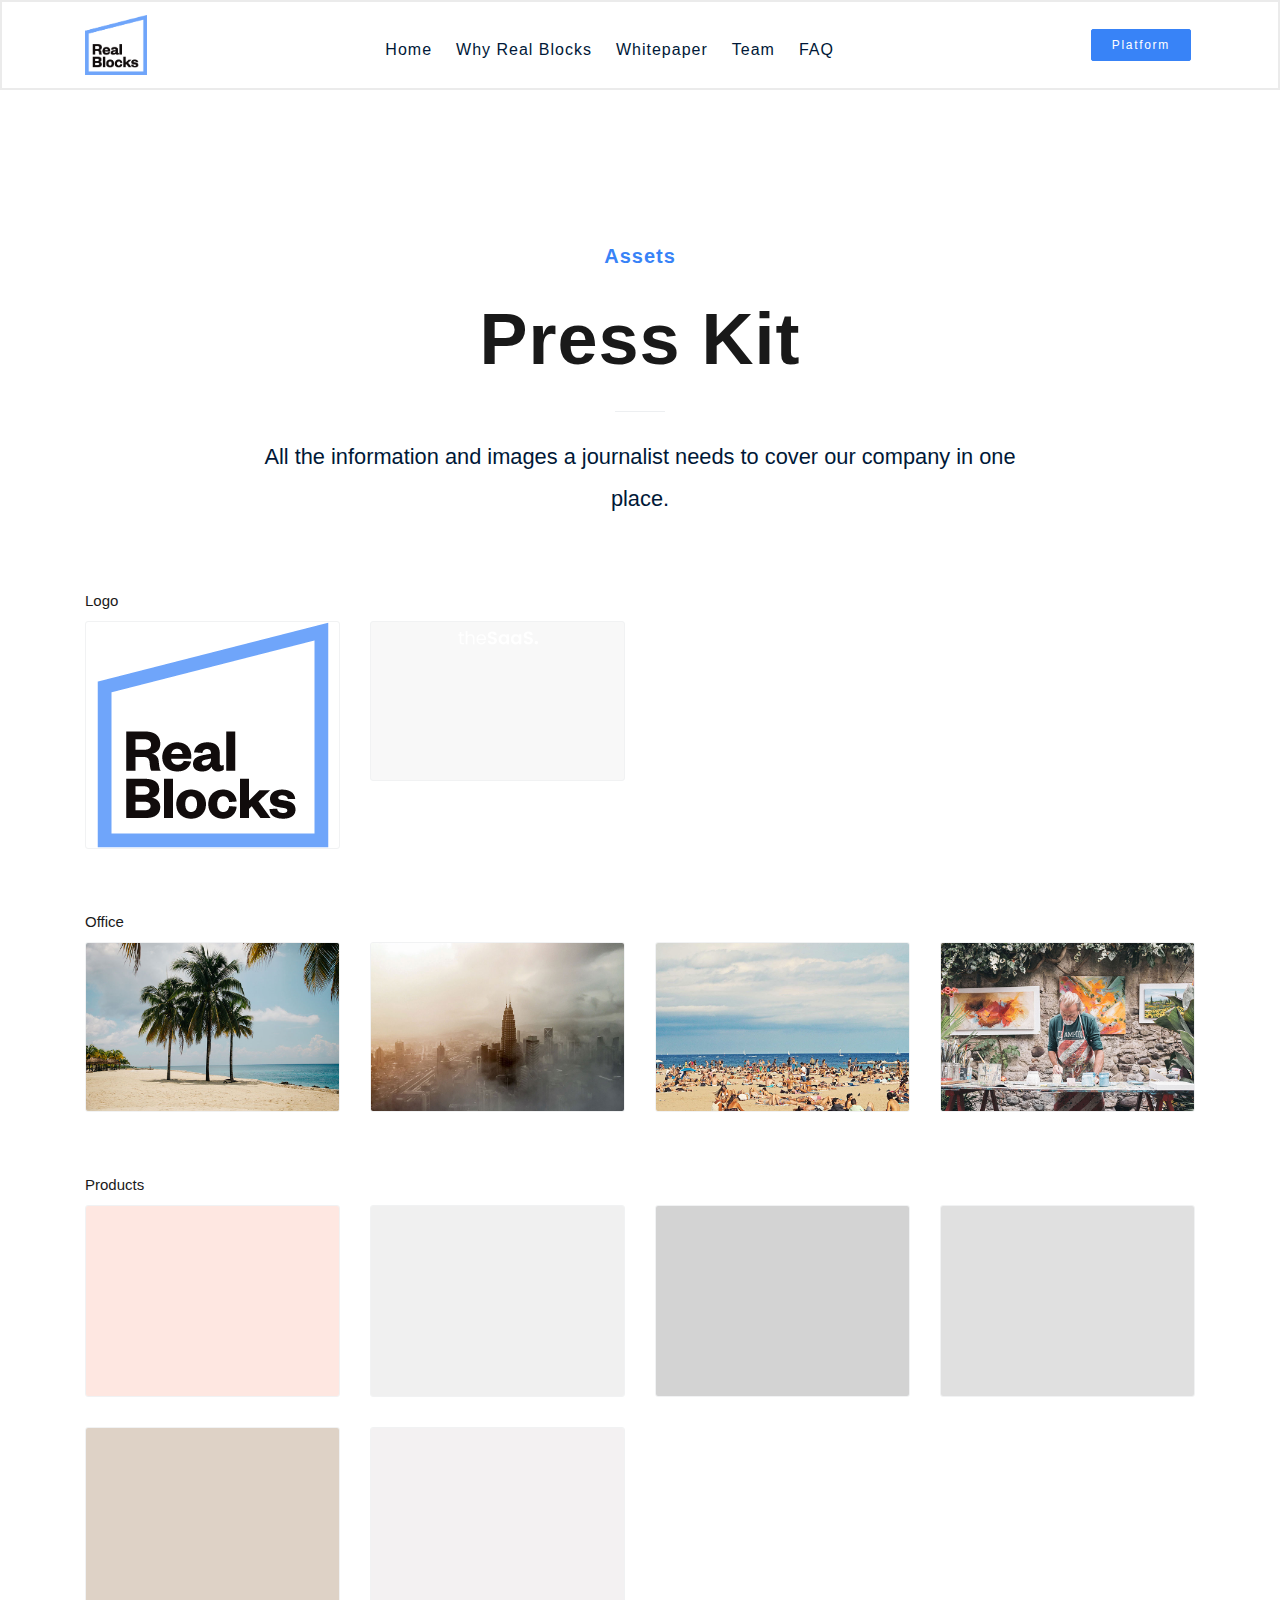
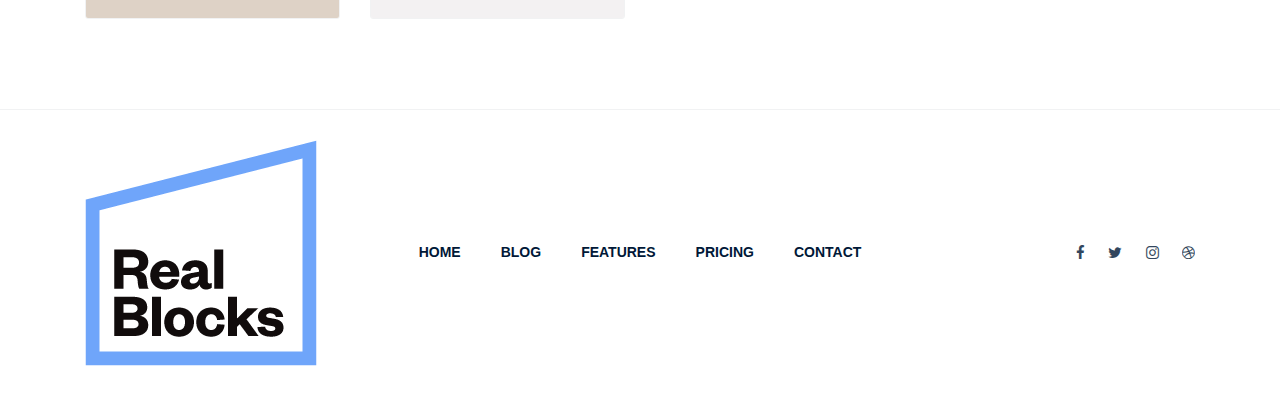
<file: press.html>
<!DOCTYPE html>
<html lang="en">

<head>
    <!-- Global site tag (gtag.js) - Google Analytics -->
    <script async src="https://www.googletagmanager.com/gtag/js?id=UA-76391711-3"></script>
    <script>
        window.dataLayer = window.dataLayer || [];

        function gtag() {
            dataLayer.push(arguments);
        }
        gtag('js', new Date());

        gtag('config', 'UA-76391711-3');
    </script>

    <meta charset="utf-8">
    <meta name="viewport" content="width=device-width, initial-scale=1, shrink-to-fit=no">
    <meta name="description" content="">
    <meta name="keywords" content="">

    <title>Real Blocks</title>

    <!-- Styles -->
    <link href="assets/css/core.min.css" rel="stylesheet">
    <link href="assets/css/scss/realblocks.css" rel="stylesheet">
    <link href="assets/css/style.css" rel="stylesheet">

    <!-- Favicons -->
    <link rel="apple-touch-icon" href="assets/img/apple-touch-icon.png">
    <link rel="icon" href="assets/img/favicon.png">
</head>

<body id="home">

    <nav class="topbar topbar-expand-md">

        <div class="container">

            <div class="topbar-left">
                <button class="topbar-toggler">&#9776;</button>
                <a class="topbar-brand" href="index.html">
                    <img class="logo-default" src="assets/img/logo@3x.png" alt="logo">
                    <img class="logo-inverse" src="assets/img/logo-light.png" alt="logo">
                </a>
            </div>


            <div class="topbar-right">
                <ul class="topbar-nav nav">
                    <li class="nav-item">
                        <a class="nav-link" href="index.html">Home</a>
                    </li>
                    <li class="nav-item">
                        <a class="nav-link" href="#why">Why Real Blocks</a>
                    </li>

                    <li class="nav-item">
                        <a class="nav-link" href="#wp">Whitepaper</a>
                    </li>
                    <li class="nav-item">
                        <a class="nav-link" href="#team">Team </a>

                    </li>


                    <li class="nav-item">
                        <a class="nav-link" href="#faq">FAQ</a>
                    </li>
                </ul>
            </div>

            <div class="topbar-right d-inline-flex ml-30">
                <a class="btn btn-sm btn-primary mx-4 " href="demo.html">Platform</a>


            </div>




        </div>
        </div>

    </nav>
    <!-- END Header -->




    <!-- Main container -->
    <main class="main-content">



        <!--
      |‒‒‒‒‒‒‒‒‒‒‒‒‒‒‒‒‒‒‒‒‒‒‒‒‒‒‒‒‒‒‒‒‒‒‒‒‒‒‒‒‒‒‒‒‒‒‒‒‒‒‒‒‒‒‒‒‒‒‒‒‒‒‒‒‒‒‒‒‒‒‒‒‒‒
      | Press coverage
      |‒‒‒‒‒‒‒‒‒‒‒‒‒‒‒‒‒‒‒‒‒‒‒‒‒‒‒‒‒‒‒‒‒‒‒‒‒‒‒‒‒‒‒‒‒‒‒‒‒‒‒‒‒‒‒‒‒‒‒‒‒‒‒‒‒‒‒‒‒‒‒‒‒‒
      
        <section class="section bg-gray">
            <div class="container">

                <header class="section-header">
                    <small>In News</small>
                    <h2>Press Coverage</h2>
                    <hr>
                    <p class="lead">Read all the news, reports and stories that published about our startup by journalists.</p>
                </header>

                <div class="row gap-y">

                    <div class="col-12 col-lg-4">
                        <a href="#" class="card card-bordered card-hover-shadow text-center">
                            <div class="card-block">
                                <br>
                                <p><img src="assets/img/press-1.png"></p>
                                <br>
                                <h4 class="card-title">TheSaaS is one of the best templates for startup landing pages</h4>
                                <small>July 2017</small>
                            </div>
                        </a>
                    </div>


                    <div class="col-12 col-lg-4">
                        <a href="#" class="card card-bordered card-hover-shadow text-center">
                            <div class="card-block">
                                <br>
                                <p><img src="assets/img/press-2.png"></p>
                                <br>
                                <h4 class="card-title">A new website template is always in most popular items of Themeforest</h4>
                                <small>July 2017</small>
                            </div>
                        </a>
                    </div>


                    <div class="col-12 col-lg-4">
                        <a href="#" class="card card-bordered card-hover-shadow text-center">
                            <div class="card-block">
                                <br>
                                <p><img src="assets/img/press-3.png"></p>
                                <br>
                                <h4 class="card-title">You'll become amaze by how you can design your pages easily</h4>
                                <small>June 2017</small>
                            </div>
                        </a>
                    </div>


                    <div class="col-12 col-lg-4">
                        <a href="#" class="card card-bordered card-hover-shadow text-center">
                            <div class="card-block">
                                <br>
                                <p><img src="assets/img/press-4.png"></p>
                                <br>
                                <h4 class="card-title">A new major version of a most selling html template is out there</h4>
                                <small>June 2017</small>
                            </div>
                        </a>
                    </div>


                    <div class="col-12 col-lg-4">
                        <a href="#" class="card card-bordered card-hover-shadow text-center">
                            <div class="card-block">
                                <br>
                                <p><img src="assets/img/press-5.png"></p>
                                <br>
                                <h4 class="card-title">A html template which is a requirement for every entrepreneurs</h4>
                                <small>June 2017</small>
                            </div>
                        </a>
                    </div>


                    <div class="col-12 col-lg-4">
                        <a href="#" class="card card-bordered card-hover-shadow text-center">
                            <div class="card-block">
                                <br>
                                <p><img src="assets/img/press-6.png"></p>
                                <br>
                                <h4 class="card-title">This new product is selling much more than expectation</h4>
                                <small>May 2017</small>
                            </div>
                        </a>
                    </div>


                </div>
            </div>
        </section>


!-->

        <!--
      |‒‒‒‒‒‒‒‒‒‒‒‒‒‒‒‒‒‒‒‒‒‒‒‒‒‒‒‒‒‒‒‒‒‒‒‒‒‒‒‒‒‒‒‒‒‒‒‒‒‒‒‒‒‒‒‒‒‒‒‒‒‒‒‒‒‒‒‒‒‒‒‒‒‒
      | Press kit
      |‒‒‒‒‒‒‒‒‒‒‒‒‒‒‒‒‒‒‒‒‒‒‒‒‒‒‒‒‒‒‒‒‒‒‒‒‒‒‒‒‒‒‒‒‒‒‒‒‒‒‒‒‒‒‒‒‒‒‒‒‒‒‒‒‒‒‒‒‒‒‒‒‒‒
      !-->
        <section class="section">
            <div class="container">


                <header class="section-header ">
                    <h5 class="text-primary pt-60 pb-20 ">Assets</h5>
                    <h2 class="display-3 ">Press Kit</h2>
                    <hr>
                    <p class="lead ">All the information and images a journalist needs to cover our company in one place.</p>
                </header>


                <h6>Logo</h6>
                <div class="row gap-y">

                    <div class="col-12 col-md-6 col-lg-3">
                        <a class="press-kit" href="assets/img/logo.png">
                            <img src="assets/img/logo.png" alt="logo">
                            <div class="asset-details">
                                <h5>Dark logo</h5>
                                <p>Download</p>
                            </div>
                        </a>
                    </div>


                    <div class="col-12 col-md-6 col-lg-3">
                        <a class="press-kit bg-gray" href="assets/img/logo-light.png">
                            <img src="assets/img/logo-light.png" alt="logo light">
                            <div class="asset-details">
                                <h5>Light logo</h5>
                                <p>Download</p>
                            </div>
                        </a>
                    </div>

                </div>


                <br><br>
                <h6>Office</h6>
                <div class="row gap-y">

                    <div class="col-12 col-md-6 col-lg-3">
                        <a class="press-kit" href="assets/img/blog-2.jpg">
                            <img src="assets/img/blog-2.jpg" alt="office">
                            <div class="asset-details">
                                <h5>Beach</h5>
                                <p>Download</p>
                            </div>
                        </a>
                    </div>


                    <div class="col-12 col-md-6 col-lg-3">
                        <a class="press-kit" href="assets/img/blog-3.jpg">
                            <img src="assets/img/blog-3.jpg" alt="office">
                            <div class="asset-details">
                                <h5>Office location</h5>
                                <p>Download</p>
                            </div>
                        </a>
                    </div>


                    <div class="col-12 col-md-6 col-lg-3">
                        <a class="press-kit" href="assets/img/blog-5.jpg">
                            <img src="assets/img/blog-5.jpg" alt="office">
                            <div class="asset-details">
                                <h5>Populated beach</h5>
                                <p>Download</p>
                            </div>
                        </a>
                    </div>


                    <div class="col-12 col-md-6 col-lg-3">
                        <a class="press-kit" href="assets/img/blog-6.jpg">
                            <img src="assets/img/blog-6.jpg" alt="office">
                            <div class="asset-details">
                                <h5>Design desk</h5>
                                <p>Download</p>
                            </div>
                        </a>
                    </div>


                </div>


                <br><br>
                <h6>Products</h6>
                <div class="row gap-y">

                    <div class="col-12 col-md-6 col-lg-3">
                        <a class="press-kit" href="assets/img/portfolio-1.jpg">
                            <img src="assets/img/portfolio-1.jpg" alt="product">
                            <div class="asset-details">
                                <h5>Bag</h5>
                                <p>Download</p>
                            </div>
                        </a>
                    </div>


                    <div class="col-12 col-md-6 col-lg-3">
                        <a class="press-kit" href="assets/img/portfolio-2.jpg">
                            <img src="assets/img/portfolio-2.jpg" alt="product">
                            <div class="asset-details">
                                <h5>Book</h5>
                                <p>Download</p>
                            </div>
                        </a>
                    </div>


                    <div class="col-12 col-md-6 col-lg-3">
                        <a class="press-kit" href="assets/img/portfolio-3.jpg">
                            <img src="assets/img/portfolio-3.jpg" alt="product">
                            <div class="asset-details">
                                <h5>Box</h5>
                                <p>Download</p>
                            </div>
                        </a>
                    </div>


                    <div class="col-12 col-md-6 col-lg-3">
                        <a class="press-kit" href="assets/img/portfolio-4.jpg">
                            <img src="assets/img/portfolio-4.jpg" alt="product">
                            <div class="asset-details">
                                <h5>Coffee</h5>
                                <p>Download</p>
                            </div>
                        </a>
                    </div>


                    <div class="col-12 col-md-6 col-lg-3">
                        <a class="press-kit" href="assets/img/portfolio-5.jpg">
                            <img src="assets/img/portfolio-5.jpg" alt="product">
                            <div class="asset-details">
                                <h5>Shampoo</h5>
                                <p>Download</p>
                            </div>
                        </a>
                    </div>


                    <div class="col-12 col-md-6 col-lg-3">
                        <a class="press-kit" href="assets/img/portfolio-6.jpg">
                            <img src="assets/img/portfolio-6.jpg" alt="product">
                            <div class="asset-details">
                                <h5>Paper bag</h5>
                                <p>Download</p>
                            </div>
                        </a>
                    </div>

                </div>

            </div>
        </section>





    </main>
    <!-- END Main container -->






    <!-- Footer -->
    <footer class="site-footer">
        <div class="container">
            <div class="row gap-y align-items-center">
                <div class="col-12 col-lg-3">
                    <p class="text-center text-lg-left">
                        <a href="index.html"><img src="assets/img/logo.png" alt="logo"></a>
                    </p>
                </div>

                <div class="col-12 col-lg-6">
                    <ul class="nav nav-primary nav-hero">
                        <li class="nav-item">
                            <a class="nav-link" href="index.html">Home</a>
                        </li>
                        <li class="nav-item">
                            <a class="nav-link" href="blog.html">Blog</a>
                        </li>
                        <li class="nav-item">
                            <a class="nav-link" href="block-feature.html">Features</a>
                        </li>
                        <li class="nav-item hidden-sm-down">
                            <a class="nav-link" href="page-pricing.html">Pricing</a>
                        </li>
                        <li class="nav-item hidden-sm-down">
                            <a class="nav-link" href="page-contact.html">Contact</a>
                        </li>
                    </ul>
                </div>

                <div class="col-12 col-lg-3">
                    <div class="social text-center text-lg-right">
                        <a class="social-facebook" href="https://www.facebook.com/thethemeio"><i class="fa fa-facebook"></i></a>
                        <a class="social-twitter" href="https://twitter.com/thethemeio"><i class="fa fa-twitter"></i></a>
                        <a class="social-instagram" href="https://www.instagram.com/thethemeio/"><i class="fa fa-instagram"></i></a>
                        <a class="social-dribbble" href="https://dribbble.com/thethemeio"><i class="fa fa-dribbble"></i></a>
                    </div>
                </div>
            </div>
        </div>
    </footer>
    <!-- END Footer -->



    <!-- Scripts -->
    <script src="assets/js/core.min.js"></script>
    <script src="assets/js/thesaas.min.js"></script>
    <script src="assets/js/script.js"></script>

</body>

</html>
</file>
<file: assets/vendor/et-line-font/css/style.css>
@font-face {
	font-family: 'et-line';
	src:url('../fonts/et-line.eot');
	src:url('../fonts/et-line.eot?#iefix') format('embedded-opentype'),
		url('../fonts/et-line.woff') format('woff'),
		url('../fonts/et-line.ttf') format('truetype'),
		url('../fonts/et-line.svg#et-line') format('svg');
	font-weight: normal;
	font-style: normal;
}

/* Use the following CSS code if you want to use data attributes for inserting your icons */
[data-icon]:before {
	font-family: 'et-line';
	content: attr(data-icon);
	speak: none;
	font-weight: normal;
	font-variant: normal;
	text-transform: none;
	line-height: 1;
	-webkit-font-smoothing: antialiased;
	-moz-osx-font-smoothing: grayscale;
	display:inline-block;
}

/* Use the following CSS code if you want to have a class per icon */
/*
Instead of a list of all class selectors,
you can use the generic selector below, but it's slower:
[class*="icon-"] {
*/
.icon-mobile, .icon-laptop, .icon-desktop, .icon-tablet, .icon-phone, .icon-document, .icon-documents, .icon-search, .icon-clipboard, .icon-newspaper, .icon-notebook, .icon-book-open, .icon-browser, .icon-calendar, .icon-presentation, .icon-picture, .icon-pictures, .icon-video, .icon-camera, .icon-printer, .icon-toolbox, .icon-briefcase, .icon-wallet, .icon-gift, .icon-bargraph, .icon-grid, .icon-expand, .icon-focus, .icon-edit, .icon-adjustments, .icon-ribbon, .icon-hourglass, .icon-lock, .icon-megaphone, .icon-shield, .icon-trophy, .icon-flag, .icon-map, .icon-puzzle, .icon-basket, .icon-envelope, .icon-streetsign, .icon-telescope, .icon-gears, .icon-key, .icon-paperclip, .icon-attachment, .icon-pricetags, .icon-lightbulb, .icon-layers, .icon-pencil, .icon-tools, .icon-tools-2, .icon-scissors, .icon-paintbrush, .icon-magnifying-glass, .icon-circle-compass, .icon-linegraph, .icon-mic, .icon-strategy, .icon-beaker, .icon-caution, .icon-recycle, .icon-anchor, .icon-profile-male, .icon-profile-female, .icon-bike, .icon-wine, .icon-hotairballoon, .icon-globe, .icon-genius, .icon-map-pin, .icon-dial, .icon-chat, .icon-heart, .icon-cloud, .icon-upload, .icon-download, .icon-target, .icon-hazardous, .icon-piechart, .icon-speedometer, .icon-global, .icon-compass, .icon-lifesaver, .icon-clock, .icon-aperture, .icon-quote, .icon-scope, .icon-alarmclock, .icon-refresh, .icon-happy, .icon-sad, .icon-facebook, .icon-twitter, .icon-googleplus, .icon-rss, .icon-tumblr, .icon-linkedin, .icon-dribbble {
	font-family: 'et-line';
	speak: none;
	font-style: normal;
	font-weight: normal;
	font-variant: normal;
	text-transform: none;
	line-height: 1;
	-webkit-font-smoothing: antialiased;
	-moz-osx-font-smoothing: grayscale;
	display:inline-block;
}
.icon-mobile:before {
	content: "\e000";
}
.icon-laptop:before {
	content: "\e001";
}
.icon-desktop:before {
	content: "\e002";
}
.icon-tablet:before {
	content: "\e003";
}
.icon-phone:before {
	content: "\e004";
}
.icon-document:before {
	content: "\e005";
}
.icon-documents:before {
	content: "\e006";
}
.icon-search:before {
	content: "\e007";
}
.icon-clipboard:before {
	content: "\e008";
}
.icon-newspaper:before {
	content: "\e009";
}
.icon-notebook:before {
	content: "\e00a";
}
.icon-book-open:before {
	content: "\e00b";
}
.icon-browser:before {
	content: "\e00c";
}
.icon-calendar:before {
	content: "\e00d";
}
.icon-presentation:before {
	content: "\e00e";
}
.icon-picture:before {
	content: "\e00f";
}
.icon-pictures:before {
	content: "\e010";
}
.icon-video:before {
	content: "\e011";
}
.icon-camera:before {
	content: "\e012";
}
.icon-printer:before {
	content: "\e013";
}
.icon-toolbox:before {
	content: "\e014";
}
.icon-briefcase:before {
	content: "\e015";
}
.icon-wallet:before {
	content: "\e016";
}
.icon-gift:before {
	content: "\e017";
}
.icon-bargraph:before {
	content: "\e018";
}
.icon-grid:before {
	content: "\e019";
}
.icon-expand:before {
	content: "\e01a";
}
.icon-focus:before {
	content: "\e01b";
}
.icon-edit:before {
	content: "\e01c";
}
.icon-adjustments:before {
	content: "\e01d";
}
.icon-ribbon:before {
	content: "\e01e";
}
.icon-hourglass:before {
	content: "\e01f";
}
.icon-lock:before {
	content: "\e020";
}
.icon-megaphone:before {
	content: "\e021";
}
.icon-shield:before {
	content: "\e022";
}
.icon-trophy:before {
	content: "\e023";
}
.icon-flag:before {
	content: "\e024";
}
.icon-map:before {
	content: "\e025";
}
.icon-puzzle:before {
	content: "\e026";
}
.icon-basket:before {
	content: "\e027";
}
.icon-envelope:before {
	content: "\e028";
}
.icon-streetsign:before {
	content: "\e029";
}
.icon-telescope:before {
	content: "\e02a";
}
.icon-gears:before {
	content: "\e02b";
}
.icon-key:before {
	content: "\e02c";
}
.icon-paperclip:before {
	content: "\e02d";
}
.icon-attachment:before {
	content: "\e02e";
}
.icon-pricetags:before {
	content: "\e02f";
}
.icon-lightbulb:before {
	content: "\e030";
}
.icon-layers:before {
	content: "\e031";
}
.icon-pencil:before {
	content: "\e032";
}
.icon-tools:before {
	content: "\e033";
}
.icon-tools-2:before {
	content: "\e034";
}
.icon-scissors:before {
	content: "\e035";
}
.icon-paintbrush:before {
	content: "\e036";
}
.icon-magnifying-glass:before {
	content: "\e037";
}
.icon-circle-compass:before {
	content: "\e038";
}
.icon-linegraph:before {
	content: "\e039";
}
.icon-mic:before {
	content: "\e03a";
}
.icon-strategy:before {
	content: "\e03b";
}
.icon-beaker:before {
	content: "\e03c";
}
.icon-caution:before {
	content: "\e03d";
}
.icon-recycle:before {
	content: "\e03e";
}
.icon-anchor:before {
	content: "\e03f";
}
.icon-profile-male:before {
	content: "\e040";
}
.icon-profile-female:before {
	content: "\e041";
}
.icon-bike:before {
	content: "\e042";
}
.icon-wine:before {
	content: "\e043";
}
.icon-hotairballoon:before {
	content: "\e044";
}
.icon-globe:before {
	content: "\e045";
}
.icon-genius:before {
	content: "\e046";
}
.icon-map-pin:before {
	content: "\e047";
}
.icon-dial:before {
	content: "\e048";
}
.icon-chat:before {
	content: "\e049";
}
.icon-heart:before {
	content: "\e04a";
}
.icon-cloud:before {
	content: "\e04b";
}
.icon-upload:before {
	content: "\e04c";
}
.icon-download:before {
	content: "\e04d";
}
.icon-target:before {
	content: "\e04e";
}
.icon-hazardous:before {
	content: "\e04f";
}
.icon-piechart:before {
	content: "\e050";
}
.icon-speedometer:before {
	content: "\e051";
}
.icon-global:before {
	content: "\e052";
}
.icon-compass:before {
	content: "\e053";
}
.icon-lifesaver:before {
	content: "\e054";
}
.icon-clock:before {
	content: "\e055";
}
.icon-aperture:before {
	content: "\e056";
}
.icon-quote:before {
	content: "\e057";
}
.icon-scope:before {
	content: "\e058";
}
.icon-alarmclock:before {
	content: "\e059";
}
.icon-refresh:before {
	content: "\e05a";
}
.icon-happy:before {
	content: "\e05b";
}
.icon-sad:before {
	content: "\e05c";
}
.icon-facebook:before {
	content: "\e05d";
}
.icon-twitter:before {
	content: "\e05e";
}
.icon-googleplus:before {
	content: "\e05f";
}
.icon-rss:before {
	content: "\e060";
}
.icon-tumblr:before {
	content: "\e061";
}
.icon-linkedin:before {
	content: "\e062";
}
.icon-dribbble:before {
	content: "\e063";
}
</file>
<file: assets/css/scss/realblocks.css>
@charset "UTF-8";
@import url("https://fonts.googleapis.com/css?family=Work+Sans:300,400,600,800|Work+Sans:300,600");
body {
  font-family: "Founders Grotesk", sans-serif;
  color: #001837;
  font-weight: 300;
  font-size: 1rem;
  line-height: 1.9;
  transition: margin-left .5s;
}

::selection {
  background: #5a98f8;
  color: #fff;
}

::-moz-selection {
  background: #5a98f8;
  color: #fff;
}

button,
input,
optgroup,
select,
textarea {
  font-family: "Founders Grotesk", sans-serif;
  font-weight: 300;
}

a {
  color: #3883F7;
  transition: .2s linear;
}

a:hover, a:focus {
  color: #3883F7;
  text-decoration: none;
  outline: none;
}

.link-color-default a {
  color: #001837;
}

.link-color-default a:hover, .link-color-default a:focus {
  color: #3883F7;
}

b,
strong {
  font-weight: 600;
}

del {
  opacity: .6;
}

.semibold {
  font-weight: 400;
}

.lead, .pricing-4 .plan-price p {
  font-size: 1.3625rem;
}

small,
.small {
  display: inline-block;
  color: #637280;
}

.display-1,
.display-2,
.display-3,
.display-4 {
  font-weight: 600;
}

h1,
h2,
h3,
h4,
h5,
h6,
.h1,
.h2,
.h3,
.h4,
.h5,
.h6 {
  font-family: "Founders Grotesk", "Founders Grotesk", sans-serif;
  font-weight: 600;
  color: #191919;
  letter-spacing: 1px;
  line-height: 1.6;
}

h1 small,
h2 small,
h3 small,
h4 small,
h5 small,
h6 small,
.h1 small,
.h2 small,
.h3 small,
.h4 small,
.h5 small,
.h6 small {
  font-size: 55%;
}

h1 strong,
h1 b,
h2 strong,
h2 b,
h3 strong,
h3 b,
h4 strong,
h4 b,
h5 strong,
h5 b,
h6 strong,
h6 b,
.h1 strong,
.h1 b,
.h2 strong,
.h2 b,
.h3 strong,
.h3 b,
.h4 strong,
.h4 b,
.h5 strong,
.h5 b,
.h6 strong,
.h6 b {
  font-weight: 700;
}

h1 a,
h2 a,
h3 a,
h4 a,
h5 a,
h6 a,
.h1 a,
.h2 a,
.h3 a,
.h4 a,
.h5 a,
.h6 a {
  color: #191919;
}

h1 a:hover,
h2 a:hover,
h3 a:hover,
h4 a:hover,
h5 a:hover,
h6 a:hover,
.h1 a:hover,
.h2 a:hover,
.h3 a:hover,
.h4 a:hover,
.h5 a:hover,
.h6 a:hover {
  color: #3883F7;
}

h6,
.h6 {
  font-family: "Founders Grotesk", sans-serif;
  letter-spacing: 0;
  font-weight: 400;
  font-size: 0.9375rem;
}

.heading-alt {
  font-family: "Founders Grotesk", sans-serif;
  font-weight: 600;
  letter-spacing: 0;
}

.blockquote {
  margin: 2rem 4rem;
  border: none;
  text-align: center;
  font-size: 1.25rem;
  line-height: 1.875rem;
  color: #001837;
}

.blockquote .quote-sign::before {
  content: '“';
  display: block;
  font-size: 9rem;
  font-family: "Founders Grotesk", Verdana, Roboto, Serif;
  line-height: .2;
  font-weight: 600;
  padding-top: 4rem;
  opacity: .1;
}

.blockquote p::before,
.blockquote p::after {
  font-size: 1.5rem;
  opacity: .5;
}

.blockquote p::before {
  content: '“';
  margin-left: -13px;
  padding-right: 4px;
}

.blockquote p::after {
  content: '”';
  margin-right: -13px;
  padding-left: 4px;
}

.blockquote footer {
  color: #001837;
  font-size: 0.875rem;
  margin-top: 2rem;
}

.blockquote footer::before {
  content: '\2014 \00A0';
}

.blockquote .lead, .blockquote .pricing-4 .plan-price p, .pricing-4 .plan-price .blockquote p {
  font-size: 1.75rem;
  line-height: 2.5rem;
  font-weight: 600;
}

.blockquote .small {
  font-size: 1rem;
  line-height: 1.5rem;
  color: #001837;
}

@media (max-width: 991px) {
  .blockquote {
    margin: 2rem 1rem;
  }
}

.text-quoted::before, .text-quoted::after {
  opacity: .7;
}

.text-quoted::before {
  content: '“';
  padding-right: 2px;
}

.text-quoted::after {
  content: '”';
  padding-left: 2px;
}

hr {
  border-top-color: rgba(0, 24, 55, 0.07);
  margin: 2rem auto;
}

.mark-border {
  padding-bottom: 2px;
  border-bottom: 1px dashed white;
}

.divider {
  display: flex;
  align-items: center;
  flex: 0;
  color: #637280;
  font-size: 0.75rem;
  letter-spacing: .5px;
  margin: 2rem auto;
  width: 100%;
}

.divider::before, .divider::after {
  content: '';
  flex-grow: 1;
  border-top: 1px solid #ebebeb;
}

.divider::before {
  margin-right: 1rem;
}

.divider::after {
  margin-left: 1rem;
}

pre {
  background-color: #fafafa;
  padding: 12px;
  border: 1px solid #f1f2f3;
  border-left: 3px solid #3883F7;
  color: #191919;
  box-shadow: 0 0 15px rgba(0, 0, 0, 0.02);
}

.pre-scrollable {
  max-height: 350px;
  overflow-y: auto;
}

.typed-cursor {
  font-family: "Founders Grotesk", sans-serif;
  font-weight: 300;
  vertical-align: text-bottom;
  opacity: 1;
  animation: blink 0.7s infinite;
}

[data-type].text-primary + .typed-cursor {
  color: #3883F7;
}

[data-type].text-secondary + .typed-cursor {
  color: #e4e7ea;
}

[data-type].text-success + .typed-cursor {
  color: #99F082;
}

[data-type].text-info + .typed-cursor {
  color: #71A7F7;
}

[data-type].text-warning + .typed-cursor {
  color: #F9C15B;
}

[data-type].text-danger + .typed-cursor {
  color: #F75A52;
}

[data-type].text-dark + .typed-cursor {
  color: #191919;
}

@keyframes blink {
  0% {
    opacity: 1;
  }
  50% {
    opacity: 0;
  }
  100% {
    opacity: 1;
  }
}

@-webkit-keyframes blink {
  0% {
    opacity: 1;
  }
  50% {
    opacity: 0;
  }
  100% {
    opacity: 1;
  }
}

@-moz-keyframes blink {
  0% {
    opacity: 1;
  }
  50% {
    opacity: 0;
  }
  100% {
    opacity: 1;
  }
}

@media (max-width: 1199px) {
  body {
    font-size: 0.875rem;
  }
  .lead, .pricing-4 .plan-price p {
    font-size: 1rem;
  }
  .h1,
  h1 {
    font-size: 2.258rem;
  }
  .h2,
  h2 {
    font-size: 1.75rem;
  }
  .h3,
  h3 {
    font-size: 1.5rem;
  }
  .h4,
  h4 {
    font-size: 1.25rem;
  }
  .h5,
  h5 {
    font-size: 1.125rem;
  }
  .h6,
  h6 {
    font-size: 1rem;
  }
  .display-1 {
    font-size: 4rem;
  }
  .display-2 {
    font-size: 3.5rem;
  }
  .display-3 {
    font-size: 3rem;
  }
  .display-4 {
    font-size: 2.25rem;
  }
  .blockquote p {
    font-size: 1rem;
    line-height: 1.675rem;
  }
  .blockquote footer {
    font-size: 0.75rem;
  }
}

@media (max-width: 767px) {
  body {
    font-size: 0.8125rem;
  }
  .lead, .pricing-4 .plan-price p {
    font-size: 0.9375rem;
  }
  .h1,
  h1 {
    font-size: 1.75rem;
  }
  .h2,
  h2 {
    font-size: 1.5rem;
  }
  .h3,
  h3 {
    font-size: 1.25rem;
  }
  .h4,
  h4 {
    font-size: 1.125rem;
  }
  .h5,
  h5 {
    font-size: 1rem;
  }
  .h6,
  h6 {
    font-size: 0.9375rem;
  }
  .display-1 {
    font-size: 2.5rem;
  }
  .display-2 {
    font-size: 2.25rem;
  }
  .display-3 {
    font-size: 2rem;
  }
  .display-4 {
    font-size: 1.825rem;
  }
}

img {
  max-width: 100%;
}

.img-thumbnail {
  padding: 0.25rem;
  border-color: #f3f3f3;
  border-radius: 3px;
}

.img-shadow {
  box-shadow: 0 0 25px 5px rgba(0, 0, 0, 0.2);
}

.img-outside-right {
  overflow: hidden;
}

.img-outside-right img {
  width: 100%;
  transform: translateX(15%);
}

.avatar {
  border-radius: 10rem;
  width: 48px;
  height: 48px;
}

.avatar-xs {
  width: 34px;
  height: 34px;
}

.avatar-sm {
  width: 40px;
  height: 40px;
}

.avatar-lg {
  width: 56px;
  height: 56px;
}

.avatar-xl {
  width: 64px;
  height: 64px;
}

.img-fadein {
  opacity: .75;
  transition: .5s;
}

.img-fadein:hover {
  opacity: 1;
}

.table th {
  border-top: 0;
  font-weight: 400;
}

.table tbody th {
  border-top: 1px solid #eceeef;
}

.table thead th {
  border-bottom: 1px solid #ebebeb;
}

.thead-default th {
  background-color: #fcfdfe;
}

.table-hover tbody tr {
  transition: background-color 0.2s linear;
}

.table-striped tbody tr:nth-of-type(odd) {
  background-color: #fcfdfe;
}

.table-hover tbody tr:hover {
  background-color: #f9fafb;
}

.table-sm th,
.table-sm td {
  padding: .5rem;
}

.table-lg th,
.table-lg td {
  padding: 1rem;
}

.media-list .media {
  border-bottom: 1px solid #f1f2f3;
}

.media-list .media:last-child {
  border-bottom: none;
}

.media {
  padding: 24px 0;
  transition: background-color .2s linear;
}

.media > * {
  margin: 0 8px;
}

.media.flex-column > * {
  margin: 0;
}

.media.active {
  background-color: #f9fafb;
}

.media.bordered {
  border: 1px solid #ebebeb;
}

.media.items-center {
  align-items: center;
}

.media .media {
  margin-top: 1.25rem;
}

.media .lead, .media .pricing-4 .plan-price p, .pricing-4 .plan-price .media p {
  line-height: 1.875rem;
}

.media .title {
  flex: 1;
}

.media .avatar {
  flex-shrink: 0;
}

.media .align-center {
  align-self: center;
}

.media .nav-link {
  line-height: 24px;
  font-size: 90%;
}

.media-body {
  min-width: 0;
}

.media-body > * {
  margin-bottom: 0;
}

.media-body .media > *:first-child {
  margin-left: 0;
}

.media-body .media > *:last-child {
  margin-right: 0;
}

.media-left {
  padding-right: 0;
}

.media-thumb {
  color: #001837;
  display: flex;
  align-items: flex-start;
  margin: 20px 0;
}

.media-thumb img {
  width: 64px;
  margin-right: 12px;
}

.media-thumb .media-body {
  font-size: .85em;
  font-weight: 400;
  line-height: 1.8;
  margin-bottom: 0;
}

video {
  max-width: 100%;
}

.video-wrapper {
  position: relative;
  display: block;
  width: 100%;
  padding: 0;
  overflow: hidden;
}

.video-wrapper::before {
  display: block;
  content: "";
  z-index: 0;
}

.video-wrapper.ratio-21x9::before {
  padding-top: 42.85714%;
}

.video-wrapper.ratio-16x9::before {
  padding-top: 56.25%;
}

.video-wrapper.ratio-4x3::before {
  padding-top: 75%;
}

.video-wrapper.ratio-1x1::before {
  padding-top: 100%;
}

.video-wrapper .poster {
  position: absolute;
  top: 0;
  left: 0;
  right: 0;
  bottom: 0;
  background-size: cover;
  background-position: 50% 50%;
  z-index: 1;
  transition: .3s;
}

.video-wrapper .btn {
  position: absolute;
  top: 50%;
  left: 50%;
  transform: translate(-50%, -50%);
  z-index: 2;
  transition: .3s;
}

.video-wrapper .btn:hover {
  transform: translate(-50%, -50%);
}

.video-wrapper iframe {
  position: absolute;
  top: 0;
  bottom: 0;
  left: 0;
  width: 100%;
  height: 100%;
  border: 0;
}

.video-wrapper.reveal .poster,
.video-wrapper.reveal .btn {
  opacity: 0;
  visibility: hidden;
}

.video-btn-wrapper {
  position: relative;
}

.video-btn-wrapper .btn {
  position: absolute;
  top: 50%;
  left: 50%;
  transform: translate(-50%, -50%);
  transition: .3s;
}

.bg-video {
  position: absolute;
  object-fit: cover;
  width: 100%;
  height: 100%;
  z-index: -100;
}

.card {
  border: 0;
  border-radius: 0;
  transition: .5s;
}

.card > .alert,
.card .card-body .alert {
  border-radius: 0;
  margin-bottom: 0;
}

.card > .callout,
.card .card-body .callout {
  margin-bottom: 0;
}

.card > .nav-tabs,
.card .card-body .nav-tabs {
  margin-bottom: 0;
}

.card > a {
  height: 100%;
}

.card > .table-responsive .table,
.card > .table {
  margin-bottom: 0;
}

.card > .table-responsive .table tr td:first-child,
.card > .table-responsive .table tr th:first-child,
.card > .table tr td:first-child,
.card > .table tr th:first-child {
  padding-left: 20px;
}

.card > .table-responsive .table tr td:last-child,
.card > .table-responsive .table tr th:last-child,
.card > .table tr td:last-child,
.card > .table tr th:last-child {
  padding-right: 20px;
}

.card .card-hover-show {
  opacity: 0;
  transition: .3s linear;
}

.card:hover .card-hover-show {
  opacity: 1;
}

.card-block {
  padding-top: 30px;
  padding-bottom: 30px;
}

.card-title {
  font-weight: 600;
  line-height: 1.5;
  letter-spacing: .5px;
  border-bottom: #f1f2f3;
}

.card-title strong,
.card-title b {
  font-weight: 600;
}

.h6.card-title,
h6.card-title {
  font-size: 13.5px;
}

.h5.card-title,
h5.card-title {
  font-size: 15px;
}

.h4.card-title,
h4.card-title {
  font-size: 17px;
}

.h3.card-title,
h3.card-title {
  font-size: 19px;
}

.h2.card-title,
h2.card-title {
  font-size: 22px;
}

.h1.card-title,
h1.card-title {
  font-size: 26px;
}

.card-bordered {
  border: 1px solid #f1f2f3;
}

.card-shadowed {
  box-shadow: 0 1px 25px rgba(0, 0, 0, 0.05);
}

.card-hover-shadow:hover {
  box-shadow: 0 1px 35px rgba(0, 0, 0, 0.07);
}

.card-inverse,
.card-outline,
.map-dialog-inverse,
.text-inverse {
  background-color: #191919;
}

.card-inverse h1,
.card-inverse h2,
.card-inverse h3,
.card-inverse h4,
.card-inverse h5,
.card-inverse h6,
.card-inverse .h1,
.card-inverse .h2,
.card-inverse .h3,
.card-inverse .h4,
.card-inverse .h5,
.card-inverse .h6,
.card-outline h1,
.card-outline h2,
.card-outline h3,
.card-outline h4,
.card-outline h5,
.card-outline h6,
.card-outline .h1,
.card-outline .h2,
.card-outline .h3,
.card-outline .h4,
.card-outline .h5,
.card-outline .h6,
.map-dialog-inverse h1,
.map-dialog-inverse h2,
.map-dialog-inverse h3,
.map-dialog-inverse h4,
.map-dialog-inverse h5,
.map-dialog-inverse h6,
.map-dialog-inverse .h1,
.map-dialog-inverse .h2,
.map-dialog-inverse .h3,
.map-dialog-inverse .h4,
.map-dialog-inverse .h5,
.map-dialog-inverse .h6,
.text-inverse h1,
.text-inverse h2,
.text-inverse h3,
.text-inverse h4,
.text-inverse h5,
.text-inverse h6,
.text-inverse .h1,
.text-inverse .h2,
.text-inverse .h3,
.text-inverse .h4,
.text-inverse .h5,
.text-inverse .h6 {
  color: #fff;
}

.card-inverse .card-title a,
.card-outline .card-title a,
.map-dialog-inverse .card-title a,
.text-inverse .card-title a {
  color: #fff;
}

.card-inverse small,
.card-inverse .small,
.card-outline small,
.card-outline .small,
.map-dialog-inverse small,
.map-dialog-inverse .small,
.text-inverse small,
.text-inverse .small {
  color: #fff;
  opacity: .6;
}

.card-inverse p,
.card-outline p,
.map-dialog-inverse p,
.text-inverse p {
  color: rgba(255, 255, 255, 0.75);
}

.card-outline {
  background-color: transparent;
  border: 1px solid rgba(255, 255, 255, 0.3);
}

.card-hover-inverse:hover {
  background-color: #191919;
  border-color: #191919;
}

.text-inverse {
  background-color: transparent;
}

@media (max-width: 991px) {
  .h6.card-title,
  h6.card-title {
    font-size: 12px;
  }
  .h5.card-title,
  h5.card-title {
    font-size: 13px;
  }
  .h4.card-title,
  h4.card-title {
    font-size: 15px;
  }
  .h3.card-title,
  h3.card-title {
    font-size: 18px;
  }
  .h2.card-title,
  h2.card-title {
    font-size: 20px;
  }
  .h1.card-title,
  h1.card-title {
    font-size: 23px;
  }
}

.iconbox {
  display: inline-flex;
  justify-content: center;
  align-items: center;
  width: 38px;
  height: 38px;
  line-height: 38px;
  background-color: #f5f6f7;
  color: #637280;
  border-radius: 10rem;
}

.iconbox.iconbox-xs {
  width: 24px;
  height: 24px;
  line-height: 24px;
  font-size: .6875rem;
}

.iconbox.iconbox-sm {
  width: 32px;
  height: 32px;
  line-height: 32px;
  font-size: .75rem;
}

.iconbox.iconbox-lg {
  width: 48px;
  height: 48px;
  line-height: 48px;
  font-size: 1.25rem;
}

.iconbox.iconbox-xl {
  width: 64px;
  height: 64px;
  line-height: 64px;
  font-size: 1.5rem;
}

.iconbox.iconbox-xxl {
  width: 96px;
  height: 96px;
  line-height: 96px;
  font-size: 2rem;
}

.iconbox-sq {
  border-radius: 0;
}

.iconbox-outline {
  border: 1px solid #f1f2f3;
  background-color: transparent;
}

.accordion .card {
  background-color: #fff;
  border: 1px solid #f1f2f3;
  margin-bottom: 16px;
}

.accordion .card:last-child {
  margin-bottom: 0;
}

.accordion .card-title {
  margin-bottom: 0;
  padding-left: 20px;
  padding-right: 20px;
  background-color: #fcfdfe;
  font-family: "Founders Grotesk", sans-serif;
  letter-spacing: 0;
}

.accordion .card-title a {
  display: block;
  padding: 16px 33px;
  color: #000;
}

.accordion .card-title a::before {
  content: "\e648";
  display: inline-block;
  font-family: themify;
  font-size: 12px;
  margin-right: 20px;
  margin-left: -33px;
  transition: .2s linear;
}

.accordion .card-title a.collapsed::before {
  transform: rotate(180deg);
}

.accordion {
  box-shadow: 0 0px 15px rgba(0, 0, 0, 0.06);
}

.accordion .card {
  margin-bottom: 0;
  border: none;
  border-bottom: 1px solid #f1f2f3;
}

.accordion .card:last-child {
  border-bottom: 0;
}

.accordion .card-title {
  border-bottom: 0;
  background-color: #fff;
}

.accordion .card-title a {
  padding-top: 20px;
  padding-bottom: 20px;
}

.alert {
  font-size: 0.875rem;
  border: none;
  border-radius: 3px;
}

.alert-link {
  font-weight: 500;
}

.close {
  font-weight: 400;
  outline: none;
  transition: .2s linear;
}

.alert-fixed {
  position: fixed;
  top: 0;
  left: 0px;
  width: 100%;
  z-index: 9999;
  border-radius: 0px;
  height: inherit;
}

@media (max-width: 767px) {
  #alertFixed_title {
    text-align: center;
  }
}

@media (max-width: 330px) {
  #alertFixed_title {
    text-align: center;
  }
}

.badge {
  border-radius: 3px;
  font-weight: 400;
  line-height: 1.3;
  font-size: 85%;
}

.badge:empty {
  display: inline-block;
  vertical-align: inherit;
}

.badge-pill {
  border-radius: 10rem;
  padding: 6px 16px 7px;
}

.badge-primary {
  background-color: #3883F7;
}

.badge-primary[href]:focus, .badge-primary[href]:hover {
  background-color: #1f74f6;
}

.badge-secondary {
  background-color: #e4e7ea;
}

.badge-secondary[href]:focus, .badge-secondary[href]:hover {
  background-color: #d6dadf;
}

.badge-success {
  background-color: #99F082;
}

.badge-success[href]:focus, .badge-success[href]:hover {
  background-color: #86ed6b;
}

.badge-info {
  background-color: #71A7F7;
}

.badge-info[href]:focus, .badge-info[href]:hover {
  background-color: #5998f6;
}

.badge-warning {
  background-color: #F9C15B;
}

.badge-warning[href]:focus, .badge-warning[href]:hover {
  background-color: #f8b842;
}

.badge-danger {
  background-color: #F75A52;
}

.badge-danger[href]:focus, .badge-danger[href]:hover {
  background-color: #f6433a;
}

.badge-dark {
  background-color: #191919;
}

.badge-dark[href]:focus, .badge-dark[href]:hover {
  background-color: #0c0c0c;
}

.badge-default {
  color: #b5b9bf;
  background-color: #f5f6f7;
}

.badge-default[href]:focus, .badge-default[href]:hover {
  color: #b5b9bf;
  background-color: #edeef0;
}

.badge-secondary {
  color: #b5b9bf;
  background-color: #e4e7ea;
}

.badge-secondary[href]:focus, .badge-secondary[href]:hover {
  color: #b5b9bf;
  background-color: #dbdfe3;
}

.badge-sm {
  line-height: 1.2;
  padding-top: 1px;
  padding-bottom: 2px;
  font-size: 75%;
}

.badge-lg {
  line-height: 1.5;
  padding-top: 5px;
  padding-bottom: 5px;
  font-size: 95%;
}

.badge-xl {
  line-height: 1.7;
  padding-top: 7px;
  padding-bottom: 7px;
  font-size: 100%;
}

.btn {
  font-weight: 400;
  font-size: 14px;
  padding: 8px 25px;
  vertical-align: middle;
  line-height: inherit;
  color: #637280;
  letter-spacing: 1.7px;
  text-transform: capitalize;
  border-radius: 2px;
  background-color: #fff;
  border-color: #ebebeb;
  outline: none;
  transition: 0.15s linear;
}

.btn:hover {
  cursor: pointer;
}

.btn:focus, .btn.focus, .btn:active, .btn.active {
  box-shadow: none;
}

.btn:disabled, .btn.disabled {
  cursor: not-allowed;
}

button:focus {
  outline: none;
}

.btn-group-xs > .btn,
.btn-xs {
  font-size: 10px;
  padding: 2px 16px;
}

.btn-group-sm > .btn,
.btn-sm {
  font-size: 12px;
  padding: 4px 20px;
  vertical-align: middle;
}

.btn-group-lg > .btn,
.btn-lg {
  font-size: 12px;
  padding: 9px 34px;
}

.btn-group-xl > .btn,
.btn-xl {
  font-size: 14px;
  padding: 12px 40px;
}

.btn-w-xs {
  width: 85px;
}

.btn-w-sm {
  width: 100px;
}

.btn-w-md {
  width: 120px;
}

.btn-w-lg {
  width: 145px;
}

.btn-w-xl {
  width: 180px;
}

.btn-round {
  border-radius: 10rem;
}

.btn-primary, .btn-primary:hover {
  background-color: #3883F7;
  border-color: #3883F7;
  color: #fff;
}

.btn-primary:hover {
  box-shadow: 0 2px 10px rgba(56, 131, 247, 0.4);
}

.btn-primary:focus, .btn-primary.focus {
  color: #fff;
}

.btn-primary.disabled, .btn-primary:disabled {
  background-color: #3883F7;
  border-color: #3883F7;
  opacity: 0.5;
}

.btn-primary:active, .btn-primary.active,
.show > .btn-primary.dropdown-toggle {
  background-color: #116bf5;
  border-color: #116bf5;
  color: #fff;
}

.btn-success, .btn-success:hover {
  background-color: #99F082;
  border-color: #99F082;
  color: #fff;
}

.btn-success:hover {
  box-shadow: 0 2px 10px rgba(153, 240, 130, 0.4);
}

.btn-success:focus, .btn-success.focus {
  color: #fff;
}

.btn-success.disabled, .btn-success:disabled {
  background-color: #99F082;
  border-color: #99F082;
  opacity: 0.5;
}

.btn-success:active, .btn-success.active,
.show > .btn-success.dropdown-toggle {
  background-color: #83ed67;
  border-color: #83ed67;
  color: #fff;
}

.btn-info, .btn-info:hover {
  background-color: #71A7F7;
  border-color: #71A7F7;
  color: #fff;
}

.btn-info:hover {
  box-shadow: 0 2px 10px rgba(113, 167, 247, 0.4);
}

.btn-info:focus, .btn-info.focus {
  color: #fff;
}

.btn-info.disabled, .btn-info:disabled {
  background-color: #71A7F7;
  border-color: #71A7F7;
  opacity: 0.5;
}

.btn-info:active, .btn-info.active,
.show > .btn-info.dropdown-toggle {
  background-color: #5495f5;
  border-color: #5495f5;
  color: #fff;
}

.btn-warning, .btn-warning:hover {
  background-color: #F9C15B;
  border-color: #F9C15B;
  color: #fff;
}

.btn-warning:hover {
  box-shadow: 0 2px 10px rgba(249, 193, 91, 0.4);
}

.btn-warning:focus, .btn-warning.focus {
  color: #fff;
}

.btn-warning.disabled, .btn-warning:disabled {
  background-color: #F9C15B;
  border-color: #F9C15B;
  opacity: 0.5;
}

.btn-warning:active, .btn-warning.active,
.show > .btn-warning.dropdown-toggle {
  background-color: #f8b842;
  border-color: #f8b842;
  color: #fff;
}

.btn-danger, .btn-danger:hover {
  background-color: #F75A52;
  border-color: #F75A52;
  color: #fff;
}

.btn-danger:hover {
  box-shadow: 0 2px 10px rgba(247, 90, 82, 0.4);
}

.btn-danger:focus, .btn-danger.focus {
  color: #fff;
}

.btn-danger.disabled, .btn-danger:disabled {
  background-color: #F75A52;
  border-color: #F75A52;
  opacity: 0.5;
}

.btn-danger:active, .btn-danger.active,
.show > .btn-danger.dropdown-toggle {
  background-color: #f6433a;
  border-color: #f6433a;
  color: #fff;
}

.btn-dark, .btn-dark:hover {
  background-color: #191919;
  border-color: #191919;
  color: #fff;
}

.btn-dark:hover {
  box-shadow: 0 2px 10px rgba(25, 25, 25, 0.4);
}

.btn-dark:focus, .btn-dark.focus {
  color: #fff;
}

.btn-dark.disabled, .btn-dark:disabled {
  background-color: #191919;
  border-color: #191919;
  opacity: 0.5;
}

.btn-dark:active, .btn-dark.active,
.show > .btn-dark.dropdown-toggle {
  background-color: #0c0c0c;
  border-color: #0c0c0c;
  color: #fff;
}

.btn-secondary, .btn-secondary:hover {
  background-color: #e4e7ea;
  border-color: #e4e7ea;
  color: #001837;
}

.btn-secondary:hover {
  box-shadow: 0 2px 10px rgba(228, 231, 234, 0.4);
}

.btn-secondary:focus, .btn-secondary.focus {
  color: #001837;
}

.btn-secondary.disabled, .btn-secondary:disabled {
  background-color: #e4e7ea;
  border-color: #e4e7ea;
  opacity: 0.5;
}

.btn-secondary:active, .btn-secondary.active,
.show > .btn-secondary.dropdown-toggle {
  background-color: #dbdfe3;
  border-color: #dbdfe3;
  color: #001837;
}

.btn-link {
  color: #001837;
  font-weight: 500;
}

.btn-link:hover, .btn-link:focus {
  text-decoration: none;
  color: #3883F7;
}

.btn-white {
  background-color: #fff;
  border-color: #f1f2f3;
  color: #637280;
}

.btn-white:hover, .btn-white:focus {
  background-color: #fff;
  color: #001837;
}

.btn-facebook, .btn-facebook:hover {
  background-color: #3b5998;
  border-color: #3b5998;
  color: #fff;
}

.btn-facebook:hover {
  box-shadow: 0 2px 10px rgba(59, 89, 152, 0.4);
}

.btn-facebook:focus, .btn-facebook.focus {
  color: #fff;
}

.btn-facebook.disabled, .btn-facebook:disabled {
  background-color: #3b5998;
  border-color: #3b5998;
  opacity: 0.5;
}

.btn-facebook:active, .btn-facebook.active,
.show > .btn-facebook.dropdown-toggle {
  background-color: #344e86;
  border-color: #344e86;
  color: #fff;
}

.btn-google, .btn-google:hover {
  background-color: #dd4b39;
  border-color: #dd4b39;
  color: #fff;
}

.btn-google:hover {
  box-shadow: 0 2px 10px rgba(221, 75, 57, 0.4);
}

.btn-google:focus, .btn-google.focus {
  color: #fff;
}

.btn-google.disabled, .btn-google:disabled {
  background-color: #dd4b39;
  border-color: #dd4b39;
  opacity: 0.5;
}

.btn-google:active, .btn-google.active,
.show > .btn-google.dropdown-toggle {
  background-color: #d73925;
  border-color: #d73925;
  color: #fff;
}

.btn-twitter, .btn-twitter:hover {
  background-color: #00aced;
  border-color: #00aced;
  color: #fff;
}

.btn-twitter:hover {
  box-shadow: 0 2px 10px rgba(0, 172, 237, 0.4);
}

.btn-twitter:focus, .btn-twitter.focus {
  color: #fff;
}

.btn-twitter.disabled, .btn-twitter:disabled {
  background-color: #00aced;
  border-color: #00aced;
  opacity: 0.5;
}

.btn-twitter:active, .btn-twitter.active,
.show > .btn-twitter.dropdown-toggle {
  background-color: #0099d4;
  border-color: #0099d4;
  color: #fff;
}

.btn-outline {
  transition: .5s;
}

.btn-primary-outline {
  color: #3883F7;
  background-color: transparent;
  border-color: #3883F7;
}

.btn-primary-outline:hover {
  color: #fff;
  background-color: #3883F7;
  border-color: #3883F7;
}

.btn-primary-outline:active, .btn-primary-outline.active,
.show > .btn-primary-outline.dropdown-toggle {
  background-color: #116bf5;
  border-color: #116bf5;
}

.btn-success-outline {
  color: #99F082;
  background-color: transparent;
  border-color: #99F082;
}

.btn-success-outline:hover {
  color: #fff;
  background-color: #99F082;
  border-color: #99F082;
}

.btn-success-outline:active, .btn-success-outline.active,
.show > .btn-success-outline.dropdown-toggle {
  background-color: #83ed67;
  border-color: #83ed67;
}

.btn-info-outline {
  color: #71A7F7;
  background-color: transparent;
  border-color: #71A7F7;
}

.btn-info-outline:hover {
  color: #fff;
  background-color: #71A7F7;
  border-color: #71A7F7;
}

.btn-info-outline:active, .btn-info-outline.active,
.show > .btn-info-outline.dropdown-toggle {
  background-color: #5495f5;
  border-color: #5495f5;
}

.btn-warning-outline {
  color: #F9C15B;
  background-color: transparent;
  border-color: #F9C15B;
}

.btn-warning-outline:hover {
  color: #fff;
  background-color: #F9C15B;
  border-color: #F9C15B;
}

.btn-warning-outline:active, .btn-warning-outline.active,
.show > .btn-warning-outline.dropdown-toggle {
  background-color: #f8b842;
  border-color: #f8b842;
}

.btn-danger-outline {
  color: #F75A52;
  background-color: transparent;
  border-color: #F75A52;
}

.btn-danger-outline:hover {
  color: #fff;
  background-color: #F75A52;
  border-color: #F75A52;
}

.btn-danger-outline:active, .btn-danger-outline.active,
.show > .btn-danger-outline.dropdown-toggle {
  background-color: #f6433a;
  border-color: #f6433a;
}

.btn-secondary-outline {
  color: #e4e7ea;
  background-color: transparent;
  border-color: #e4e7ea;
}

.btn-secondary-outline:hover {
  color: #001837;
  background-color: #e4e7ea;
  border-color: #e4e7ea;
}

.btn-secondary-outline:active, .btn-secondary-outline.active,
.show > .btn-secondary-outline.dropdown-toggle {
  background-color: #dbdfe3;
  border-color: #dbdfe3;
}

.btn-outline.btn-primary {
  color: #3883F7;
  background-color: transparent;
  border-color: #3883F7;
}

.btn-outline.btn-primary:hover {
  color: #fff;
  background-color: #3883F7;
  border-color: #3883F7;
}

.btn-outline.btn-primary:active, .btn-outline.btn-primary.active,
.show > .btn-outline.btn-primary.dropdown-toggle {
  background-color: #116bf5;
  border-color: #116bf5;
}

.btn-outline.btn-success {
  color: #99F082;
  background-color: transparent;
  border-color: #99F082;
}

.btn-outline.btn-success:hover {
  color: #fff;
  background-color: #99F082;
  border-color: #99F082;
}

.btn-outline.btn-success:active, .btn-outline.btn-success.active,
.show > .btn-outline.btn-success.dropdown-toggle {
  background-color: #83ed67;
  border-color: #83ed67;
}

.btn-outline.btn-info {
  color: #71A7F7;
  background-color: transparent;
  border-color: #71A7F7;
}

.btn-outline.btn-info:hover {
  color: #fff;
  background-color: #71A7F7;
  border-color: #71A7F7;
}

.btn-outline.btn-info:active, .btn-outline.btn-info.active,
.show > .btn-outline.btn-info.dropdown-toggle {
  background-color: #5495f5;
  border-color: #5495f5;
}

.btn-outline.btn-warning {
  color: #F9C15B;
  background-color: transparent;
  border-color: #F9C15B;
}

.btn-outline.btn-warning:hover {
  color: #fff;
  background-color: #F9C15B;
  border-color: #F9C15B;
}

.btn-outline.btn-warning:active, .btn-outline.btn-warning.active,
.show > .btn-outline.btn-warning.dropdown-toggle {
  background-color: #f8b842;
  border-color: #f8b842;
}

.btn-outline.btn-danger {
  color: #F75A52;
  background-color: transparent;
  border-color: #F75A52;
}

.btn-outline.btn-danger:hover {
  color: #fff;
  background-color: #F75A52;
  border-color: #F75A52;
}

.btn-outline.btn-danger:active, .btn-outline.btn-danger.active,
.show > .btn-outline.btn-danger.dropdown-toggle {
  background-color: #f6433a;
  border-color: #f6433a;
}

.btn-outline.btn-secondary {
  color: #e4e7ea;
  background-color: transparent;
  border-color: #e4e7ea;
}

.btn-outline.btn-secondary:hover {
  color: #001837;
  background-color: #e4e7ea;
  border-color: #e4e7ea;
}

.btn-outline.btn-secondary:active, .btn-outline.btn-secondary.active,
.show > .btn-outline.btn-secondary.dropdown-toggle {
  background-color: #dbdfe3;
  border-color: #dbdfe3;
}

.btn-outline.btn-white {
  color: #fff;
  background-color: transparent;
  border-color: rgba(255, 255, 255, 0.5);
}

.btn-outline.btn-white:hover {
  color: #fff;
  background-color: #fff;
  border-color: #fff;
}

.btn-outline.btn-white:active, .btn-outline.btn-white.active,
.show > .btn-outline.btn-white.dropdown-toggle {
  background-color: #f2f2f2;
  border-color: #f2f2f2;
}

.btn-outline.btn-dark {
  color: #191919;
  background-color: transparent;
  border-color: #191919;
}

.btn-outline.btn-dark:hover {
  color: #fff;
  background-color: #191919;
  border-color: #191919;
}

.btn-outline.btn-dark:active, .btn-outline.btn-dark.active,
.show > .btn-outline.btn-dark.dropdown-toggle {
  background-color: #0c0c0c;
  border-color: #0c0c0c;
}

.btn-outline.btn-white:hover,
.btn-outline.btn-white:focus {
  color: #001837;
}

.btn-outline.active {
  color: #fff;
}

.btn-outline.btn-secondary.active {
  color: #001837;
}

.btn-circular {
  width: 54px;
  height: 54px;
  padding: 0;
  border-radius: 50%;
  display: inline-flex;
  align-items: center;
  justify-content: center;
}

.btn-circular i {
  font-size: 20px;
}

.btn-circular .fa-play {
  margin-left: 4px;
  font-size: 14px;
}

.btn-circular.btn-xs {
  width: 32px;
  height: 32px;
}

.btn-circular.btn-xs i {
  font-size: 12px;
}

.btn-circular.btn-xs .fa-play {
  font-size: 8px;
}

.btn-circular.btn-sm {
  width: 44px;
  height: 44px;
}

.btn-circular.btn-sm i {
  font-size: 16px;
}

.btn-circular.btn-sm .fa-play {
  font-size: 12px;
}

.btn-circular.btn-lg {
  width: 68px;
  height: 68px;
}

.btn-circular.btn-lg i {
  font-size: 24px;
}

.btn-circular.btn-lg .fa-play {
  font-size: 16px;
}

.btn-circular.btn-xl {
  width: 88px;
  height: 88px;
}

.btn-circular.btn-xl i {
  font-size: 28px;
}

.btn-circular.btn-xl .fa-play {
  font-size: 18px;
}

.countdown {
  text-align: center;
  padding: 0 15px;
}

.countdown .col {
  padding: 0;
}

.countdown h5 {
  font-weight: 600;
  font-size: 50px;
  margin-bottom: 0;
}

.countdown small {
  font-size: 13px;
}

@media (max-width: 767px) {
  .countdown h5 {
    font-size: 33px;
  }
  .countdown small {
    font-size: 11px;
  }
}

.countdown-uppercase small {
  text-transform: uppercase;
}

.countdown-sm h5 {
  font-size: 40px;
}

.countdown-sm small {
  font-size: 12px;
}

@media (max-width: 767px) {
  .countdown-sm h5 {
    font-size: 28px;
  }
  .countdown-sm small {
    font-size: 10px;
  }
}

.countdown-lg h5 {
  font-size: 60px;
}

.countdown-lg small {
  font-size: 14px;
}

@media (max-width: 767px) {
  .countdown-lg h5 {
    font-size: 38px;
  }
  .countdown-lg small {
    font-size: 12px;
  }
}

.countdown-outline .col {
  border: 1px solid #b5b9bf;
}

.countdown-outline h5 {
  border-bottom: 1px solid #b5b9bf;
}

.countdown-inverse .col {
  border-color: rgba(255, 255, 255, 0.5);
}

.countdown-inverse h5,
.countdown-inverse small {
  color: #fff;
  border-color: rgba(255, 255, 255, 0.5);
}

.countdown-inverse small {
  opacity: .5;
}

.countdown-light .col {
  border-color: rgba(255, 255, 255, 0.5);
}

.countdown-light h5,
.countdown-light small {
  color: #fff;
  border-color: rgba(255, 255, 255, 0.5);
}

.countdown-light small {
  opacity: .5;
}

.constellation {
  position: absolute;
  top: 0;
  left: 0;
  width: 100%;
  height: 100%;
  z-index: -1;
}

.dropdown-toggle {
  cursor: pointer;
}

.dropdown-toggle::after {
  content: "\f107";
  font-family: FontAwesome;
  margin-left: 8px;
  border: none;
  vertical-align: initial;
  transform: translateY(1px);
}

.dropup .dropdown-toggle::after {
  content: "\f106";
  transform: translateY(0);
}

.dropdown-toggle.no-caret::after {
  display: none;
}

.dropdown-menu {
  padding: 10px 16px;
  font-size: 14px;
  margin-top: 5px;
  border: none;
  box-shadow: 0 2px 25px rgba(0, 0, 0, 0.07);
}

.dropdown-menu *:last-child {
  margin-bottom: 0;
}

.dropdown-item {
  padding-left: 0;
  padding-right: 0;
  color: #637280;
  background-color: transparent;
  opacity: .8;
}

.dropdown-item:hover {
  color: #001837;
  opacity: 1;
}

.dropdown-item:active, .dropdown-item:hover, .dropdown-item:focus {
  background-color: transparent;
}

.dropdown-header {
  padding-left: 0;
  padding-right: 0;
  font-weight: 600;
}

.dropdown-divider {
  background-color: #f1f2f3;
  margin-left: -20px;
  margin-right: -20px;
}

.open-on-hover:hover .dropdown-menu {
  display: block;
  margin-top: 0;
}

.nav-item {
  display: flex;
  justify-content: space-between;
  align-items: center;
}

.nav-item i {
  width: 1.28571429em;
  text-align: center;
}

.nav-link {
  flex-grow: 1;
  font-weight: 400;
  color: #001837;
  padding: 2px 0;
  white-space: nowrap;
}

.nav-link:hover, .nav-link:focus, .nav-link.active {
  color: #3883F7;
}

.nav-link.disabled {
  color: #637280;
  opacity: .7;
}

.nav-primary .nav-link:not(.disabled):hover, .nav-primary .nav-link:not(.disabled):focus {
  color: #3883F7;
}

.nav-action {
  color: #637280;
  font-size: 14px;
  opacity: 0;
  margin: 0 4px;
}

.nav-action:hover {
  color: #001837;
}

.nav-item:hover .nav-action {
  opacity: 1;
}

.nav-actions-visible .nav-action {
  opacity: 1;
}

.nav-hero {
  justify-content: center;
}

.nav-hero .nav-item {
  padding-left: 20px;
  padding-right: 20px;
}

.nav-hero .nav-link {
  font-size: 14px;
  font-weight: 600;
  text-transform: uppercase;
}

.nav-hero.flex-column .nav-item {
  padding: 4px 0;
}

.nav-pills .nav-link {
  border-radius: 2px;
}

.nav-pills .nav-link:not(.disabled):hover {
  background-color: #f9fafb;
}

.nav-pills .nav-item.open .nav-link,
.nav-pills .nav-item.open .nav-link:focus,
.nav-pills .nav-item.open .nav-link:hover,
.nav-pills .nav-link.active,
.nav-pills .nav-link.active:focus,
.nav-pills .nav-link.active:hover {
  color: #001837;
  background-color: #f9fafb;
}

.nav-outline {
  display: inline-flex;
  justify-content: center;
}

.nav-outline .nav-link {
  justify-content: center;
  padding: 4px 20px;
  border: 1px solid #001837;
  color: #001837;
  text-transform: uppercase;
  font-size: 13px;
  letter-spacing: 1px;
}

.nav-outline .nav-link:hover, .nav-outline .nav-link.active {
  color: #fff;
  background-color: #001837;
}

.nav-outline .nav-item + .nav-item .nav-link {
  border-left: 0;
}

.nav-round .nav-item:first-child .nav-link {
  border-top-left-radius: 10rem;
  border-bottom-left-radius: 10rem;
}

.nav-round .nav-item:last-child .nav-link {
  border-top-right-radius: 10rem;
  border-bottom-right-radius: 10rem;
}

.nav-dot-separated .nav-item,
.nav-dot-separated > .nav-link {
  margin-left: 0;
}

.nav-dot-separated .nav-item::after,
.nav-dot-separated > .nav-link::after {
  content: '•';
  vertical-align: middle;
  padding: 0 8px;
  color: #b5b9bf;
  opacity: 0.4;
  cursor: default;
}

.nav-dot-separated .nav-item:last-child::after,
.nav-dot-separated > .nav-link:last-child::after {
  display: none;
}

.nav-dotted .nav-link {
  line-height: normal;
  border-bottom: 1px dotted #ecedee;
}

.nav-header {
  font-size: 0.75rem;
  font-weight: 500;
  text-transform: uppercase;
  letter-spacing: 1px;
  color: #637280;
}

@media (max-width: 991px) {
  .nav-round.nav-outline .nav-item {
    margin: 4px;
  }
  .nav-round.nav-outline .nav-link {
    border-radius: 10rem;
  }
}

.page-link {
  color: #001837;
  font-weight: 400;
  border-color: #ebebeb;
  padding: 0;
  margin: 0 3px;
  min-width: 34px;
  line-height: 32px;
  text-align: center;
  border-radius: 2px;
}

.page-link:hover, .page-link:focus {
  background-color: #f8f8f8;
  color: #001837;
}

.page-link span {
  font-size: 75%;
}

.page-item:last-child .page-link,
.page-item:first-child .page-link {
  border-radius: 2px;
}

.page-item.disabled .page-link, .page-item.disabled .page-link:focus, .page-item.disabled .page-link:hover {
  opacity: 0.6;
  cursor: default;
}

.page-item.active .page-link, .page-item.active .page-link:focus, .page-item.active .page-link:hover {
  background-color: #3883F7;
  border-color: #3883F7;
  font-weight: 500;
}

.pagination.no-border .page-link {
  border: none;
}

.pagination.no-border .page-link:hover, .pagination.no-border .page-link:focus {
  border-color: #f8f8f8;
}

.pagination-sm .page-link {
  padding: 0;
  min-width: 26px;
  line-height: 24px;
}

.pagination-lg .page-link {
  padding: 0;
  min-width: 40px;
  line-height: 38px;
}

.price-unit {
  display: inline-block;
  font-size: 16px;
  vertical-align: text-top;
  margin-right: -10px;
  margin-top: 16px;
}

.plan-period {
  display: inline-block;
  font-size: 12px;
  vertical-align: text-bottom;
  margin-left: -10px;
  margin-bottom: 14px;
  color: #637280;
}

.pricing-1 {
  background-color: #fff;
  border: 1px solid #f1f2f3;
  border-radius: 5px;
  transition: .5s;
}

.pricing-1:hover {
  box-shadow: 0 0 25px rgba(0, 0, 0, 0.08);
}

.pricing-1 .plan-name {
  padding: 16px;
  text-transform: uppercase;
  font-size: 13px;
  font-weight: 600;
  border-bottom: 1px solid #f1f2f3;
  background-color: #fcfdfe;
}

.pricing-1 .price {
  font-size: 60px;
  font-weight: 600;
}

.pricing-1 .btn {
  border-color: transparent;
}

.pricing-2 {
  text-align: center;
}

.pricing-2 .price {
  font-size: 70px;
  font-weight: 100;
  opacity: .9;
}

.pricing-2 .plan-name {
  text-transform: uppercase;
  font-weight: 600;
  font-size: 13px;
  opacity: .9;
}

.pricing-2 .plan-description {
  opacity: .7;
}

.pricing-2 .btn {
  opacity: .9;
}

.pricing-3 {
  text-align: center;
  padding: 30px;
  border-radius: 10px;
}

.pricing-3.popular {
  background-color: #f8f8f8;
  position: relative;
}

.pricing-3 .popular-tag {
  position: absolute;
  top: 0;
  left: 40px;
  background-color: #99F082;
  color: #fff;
  padding: 1px 12px;
  padding-right: 24px;
  text-transform: uppercase;
  font-size: 11px;
  letter-spacing: 1.5px;
  font-weight: 400;
  border-top-right-radius: 5rem;
  border-bottom-right-radius: 5rem;
  transform: rotate(90deg);
  transform-origin: top left;
}

.pricing-3 .price {
  font-size: 60px;
  font-weight: 800;
  margin-bottom: 16px;
}

.pricing-3 .plan-name {
  text-transform: uppercase;
  font-weight: 600;
  font-size: 13px;
  opacity: .9;
}

.pricing-3 ul {
  list-style: none;
  padding-left: 0;
}

.pricing-4 {
  align-items: center;
  color: #001837;
  border: 1px solid #f1f2f3;
}

.pricing-4:hover, .pricing-4:focus {
  box-shadow: 0 0 15px rgba(0, 0, 0, 0.06);
  color: #001837;
}

.pricing-4 .plan-description {
  background-color: #f8f8f8;
  padding: 30px;
}

.pricing-4 .plan-description h5 {
  font-weight: 600;
}

.pricing-4 .plan-price {
  text-align: center;
}

.pricing-4 .plan-price h3 {
  font-weight: 300;
  font-size: 35px;
  padding-top: 1rem;
}

.pricing-4 .plan-price h3 small {
  font-weight: 300;
  font-size: 13px;
}

.scroll-down-1 span {
  display: inline-block;
  width: 24px;
  height: 24px;
  margin: 0 5px;
  border-left: 1px solid #000;
  border-bottom: 1px solid #000;
  transform: rotate(-45deg);
  animation: scrollDown1 2s infinite;
}

@keyframes scrollDown1 {
  0% {
    transform: rotate(-45deg) translate(0, 0);
  }
  20% {
    transform: rotate(-45deg) translate(-16px, 16px);
  }
  40% {
    transform: rotate(-45deg) translate(0, 0);
  }
}

.scroll-down-2 span {
  display: inline-block;
  width: 24px;
  height: 24px;
  margin: 0 5px;
  border-left: 1px solid #000;
  border-bottom: 1px solid #000;
  transform: rotate(-45deg);
  animation: scrollDown2 2s infinite;
}

@keyframes scrollDown2 {
  0% {
    transform: rotate(-45deg) translate(0, 0);
    opacity: 0;
  }
  50% {
    opacity: 1;
  }
  100% {
    transform: rotate(-45deg) translate(-20px, 20px);
    opacity: 0;
  }
}

.scroll-down-3 {
  position: relative;
}

.scroll-down-3 span {
  position: absolute;
  display: inline-block;
  width: 24px;
  height: 24px;
  margin: 0 5px;
  border-left: 1px solid #000;
  border-bottom: 1px solid #000;
  transform: rotate(-45deg);
  animation: scrollDown3 2s infinite;
  opacity: 0;
}

.scroll-down-3 span:nth-of-type(1) {
  animation-delay: 0s;
}

.scroll-down-3 span:nth-of-type(2) {
  top: 16px;
  animation-delay: .15s;
}

.scroll-down-3 span:nth-of-type(3) {
  top: 32px;
  animation-delay: .3s;
}

@keyframes scrollDown3 {
  0% {
    opacity: 0;
  }
  50% {
    opacity: 1;
  }
  100% {
    opacity: 0;
  }
}

.scroll-down-4 span {
  position: relative;
  display: inline-block;
  width: 30px;
  height: 50px;
  border: 2px solid #000;
  border-radius: 50px;
  opacity: .7;
}

.scroll-down-4 span::before {
  position: absolute;
  top: 10px;
  left: 50%;
  content: '';
  width: 6px;
  height: 6px;
  margin-left: -3px;
  background-color: #000;
  border-radius: 100%;
}

.scroll-down-5 span {
  position: relative;
  display: inline-block;
  width: 30px;
  height: 50px;
  border: 2px solid #000;
  border-radius: 50px;
  opacity: .7;
}

.scroll-down-5 span::before {
  position: absolute;
  top: 10px;
  left: 50%;
  content: '';
  width: 6px;
  height: 6px;
  margin-left: -3px;
  background-color: #000;
  border-radius: 100%;
  animation: scrollDown5 2s infinite;
}

@keyframes scrollDown5 {
  0% {
    transform: translate(0, 0);
    opacity: 0;
  }
  40% {
    opacity: 1;
  }
  80% {
    transform: translate(0, 20px);
    opacity: 0;
  }
  100% {
    opacity: 0;
  }
}

.scroll-down-inverse span {
  border-color: #fff;
}

.scroll-down-inverse span::before {
  background-color: #fff;
}

.scroll-top {
  position: fixed;
  bottom: 30px;
  right: 30px;
  display: inline-block;
  width: 50px;
  height: 50px;
  line-height: 44px;
  font-size: 26px;
  text-align: center;
  background-color: #3883F7;
  color: #fff;
  border-radius: 50%;
  opacity: 0;
  z-index: 980;
  box-shadow: 0 3px 15px rgba(56, 131, 247, 0.4);
  transition: .5s ease-in-out;
}

.body-scrolled .scroll-top {
  opacity: .6;
}

.body-scrolled .scroll-top:hover, .body-scrolled .scroll-top:focus {
  opacity: 1;
  color: #fff;
  box-shadow: 0 3px 20px rgba(56, 131, 247, 0.6);
  transform: translateY(-2px);
  transition: .2s ease-in-out;
}

@media (max-width: 991px) {
  .scroll-top {
    right: 15px;
    bottom: 10px;
    width: 34px;
    height: 34px;
    line-height: 30px;
    font-size: 18px;
  }
}

.social a {
  display: inline-block;
  margin-right: 20px;
  text-align: center;
  color: inherit;
  font-size: 0.9325rem;
  border-radius: 3px;
  opacity: 0.8;
  transition: .4s;
}

.social a:hover {
  opacity: 1;
}

.social a:last-child {
  margin-right: 0;
}

.social a.social-facebook:hover {
  color: #3b5998;
}

.social a.social-google:hover {
  color: #dd4b39;
}

.social a.social-gplus:hover {
  color: #dd4b39;
}

.social a.social-google-plus:hover {
  color: #dd4b39;
}

.social a.social-twitter:hover {
  color: #00aced;
}

.social a.social-linkedin:hover {
  color: #007bb6;
}

.social a.social-pinterest:hover {
  color: #cb2027;
}

.social a.social-git:hover {
  color: #666666;
}

.social a.social-tumblr:hover {
  color: #32506d;
}

.social a.social-vimeo:hover {
  color: #aad450;
}

.social a.social-youtube:hover {
  color: #bb0000;
}

.social a.social-flickr:hover {
  color: #ff0084;
}

.social a.social-reddit:hover {
  color: #ff4500;
}

.social a.social-dribbble:hover {
  color: #ea4c89;
}

.social a.social-skype:hover {
  color: #00aff0;
}

.social a.social-instagram:hover {
  color: #517fa4;
}

.social a.social-lastfm:hover {
  color: #c3000d;
}

.social a.social-behance:hover {
  color: #1769ff;
}

.social a.social-rss:hover {
  color: #f26522;
}

.social.social-sm a {
  font-size: 0.8125rem;
  margin-right: 16px;
}

.social.social-lg a {
  font-size: 1.25rem;
  margin-right: 24px;
}

.social-hover-primary a:hover {
  color: #3883F7 !important;
}

.social-color-brand a.social-facebook {
  color: #3b5998;
}

.social-color-brand a.social-google {
  color: #dd4b39;
}

.social-color-brand a.social-gplus {
  color: #dd4b39;
}

.social-color-brand a.social-google-plus {
  color: #dd4b39;
}

.social-color-brand a.social-twitter {
  color: #00aced;
}

.social-color-brand a.social-linkedin {
  color: #007bb6;
}

.social-color-brand a.social-pinterest {
  color: #cb2027;
}

.social-color-brand a.social-git {
  color: #666666;
}

.social-color-brand a.social-tumblr {
  color: #32506d;
}

.social-color-brand a.social-vimeo {
  color: #aad450;
}

.social-color-brand a.social-youtube {
  color: #bb0000;
}

.social-color-brand a.social-flickr {
  color: #ff0084;
}

.social-color-brand a.social-reddit {
  color: #ff4500;
}

.social-color-brand a.social-dribbble {
  color: #ea4c89;
}

.social-color-brand a.social-skype {
  color: #00aff0;
}

.social-color-brand a.social-instagram {
  color: #517fa4;
}

.social-color-brand a.social-lastfm {
  color: #c3000d;
}

.social-color-brand a.social-behance {
  color: #1769ff;
}

.social-color-brand a.social-rss {
  color: #f26522;
}

.social-gray a {
  color: #a5b3c7;
}

.social-gray a:hover {
  color: #637280 !important;
}

.social-rounded a {
  border-radius: 50%;
  border: 1px solid #ebebeb;
}

.social-rounded.social-gray a {
  border-color: #f5f6f7;
}

.social-rounded.social-inverse a {
  border-color: rgba(255, 255, 255, 0.5);
  font-size: 0.8125rem;
}

.social-rounded.social-inverse.social-sm a {
  font-size: 0.6875rem;
}

.social-rounded.social-inverse.social-lg a {
  font-size: 0.9375rem;
}

.social-boxed a {
  width: 32px;
  height: 32px;
  line-height: 32px;
  margin-right: 4px;
  margin-bottom: 4px;
}

.social-boxed a:hover {
  color: #fff !important;
}

.social-boxed a.social-facebook:hover {
  background-color: #3b5998;
}

.social-boxed a.social-google:hover {
  background-color: #dd4b39;
}

.social-boxed a.social-gplus:hover {
  background-color: #dd4b39;
}

.social-boxed a.social-google-plus:hover {
  background-color: #dd4b39;
}

.social-boxed a.social-twitter:hover {
  background-color: #00aced;
}

.social-boxed a.social-linkedin:hover {
  background-color: #007bb6;
}

.social-boxed a.social-pinterest:hover {
  background-color: #cb2027;
}

.social-boxed a.social-git:hover {
  background-color: #666666;
}

.social-boxed a.social-tumblr:hover {
  background-color: #32506d;
}

.social-boxed a.social-vimeo:hover {
  background-color: #aad450;
}

.social-boxed a.social-youtube:hover {
  background-color: #bb0000;
}

.social-boxed a.social-flickr:hover {
  background-color: #ff0084;
}

.social-boxed a.social-reddit:hover {
  background-color: #ff4500;
}

.social-boxed a.social-dribbble:hover {
  background-color: #ea4c89;
}

.social-boxed a.social-skype:hover {
  background-color: #00aff0;
}

.social-boxed a.social-instagram:hover {
  background-color: #517fa4;
}

.social-boxed a.social-lastfm:hover {
  background-color: #c3000d;
}

.social-boxed a.social-behance:hover {
  background-color: #1769ff;
}

.social-boxed a.social-rss:hover {
  background-color: #f26522;
}

.social-boxed.social-sm a {
  width: 28px;
  height: 28px;
  line-height: 28px;
  margin-right: 2px;
  margin-bottom: 2px;
}

.social-boxed.social-lg a {
  width: 38px;
  height: 38px;
  line-height: 36px;
  margin-right: 6px;
  margin-bottom: 6px;
}

.social-boxed.social-gray a {
  background-color: #f5f6f7;
}

.social-boxed.social-gray a:hover {
  color: #b5b9bf !important;
  background-color: #f2f3f5 !important;
}

.social-bordered a {
  border: 1px solid #ebebeb;
}

.social-bordered.social-gray a {
  border-color: #f5f6f7;
}

.social-bordered.social-inverse a {
  border-color: rgba(255, 255, 255, 0.6);
}

.social-inverse a {
  color: #fff;
}

.social-inverse a:hover {
  color: #fff !important;
}

.social-inverse.social-boxed a:hover {
  color: #001837 !important;
  background-color: #fff !important;
  border-color: #fff;
}

.social-colored a {
  color: #fff;
  opacity: 1;
}

.social-colored .social-facebook {
  background-color: #3b5998;
}

.social-colored .social-google {
  background-color: #dd4b39;
}

.social-colored .social-gplus {
  background-color: #dd4b39;
}

.social-colored .social-google-plus {
  background-color: #dd4b39;
}

.social-colored .social-twitter {
  background-color: #00aced;
}

.social-colored .social-linkedin {
  background-color: #007bb6;
}

.social-colored .social-pinterest {
  background-color: #cb2027;
}

.social-colored .social-git {
  background-color: #666666;
}

.social-colored .social-tumblr {
  background-color: #32506d;
}

.social-colored .social-vimeo {
  background-color: #aad450;
}

.social-colored .social-youtube {
  background-color: #bb0000;
}

.social-colored .social-flickr {
  background-color: #ff0084;
}

.social-colored .social-reddit {
  background-color: #ff4500;
}

.social-colored .social-dribbble {
  background-color: #ea4c89;
}

.social-colored .social-skype {
  background-color: #00aff0;
}

.social-colored .social-instagram {
  background-color: #517fa4;
}

.social-colored .social-lastfm {
  background-color: #c3000d;
}

.social-colored .social-behance {
  background-color: #1769ff;
}

.social-colored .social-rss {
  background-color: #f26522;
}

.social-cycling a:hover i {
  animation: cycle .4s forwards;
}

@keyframes cycle {
  49% {
    transform: translateY(-100%);
  }
  50% {
    opacity: 0;
    transform: translateY(100%);
  }
  51% {
    opacity: 1;
  }
}

.nav-vertical {
  flex-direction: column;
}

.nav-vertical .nav-item {
  margin-bottom: 10px;
}

.nav-vertical .nav-link {
  padding: 20px;
  border-radius: 5px;
  white-space: normal;
  border: 1px solid transparent;
  opacity: .7;
}

.nav-vertical .nav-link.active {
  border: 1px solid #f1f2f3;
  background-color: #fff;
  opacity: 1;
  box-shadow: 0 1px 25px rgba(0, 0, 0, 0.04);
}

.nav-vertical .nav-link:hover {
  opacity: 1;
}

.nav-vertical .nav-link h6 {
  font-weight: 400;
}

.nav-vertical .nav-link p {
  margin-bottom: 0;
  color: #637280;
  font-size: 13px;
}

.rating {
  display: inline-flex;
  flex-direction: row;
  list-style: none;
  margin: 0;
  padding: 0;
}

.rating label {
  color: #ebebeb;
  cursor: default;
}

.rating label::before {
  margin-right: 5px;
  display: inline-block;
}

.rating label.active {
  color: #ffba00;
}

.rating-xs label::before {
  margin-right: 1px;
  font-size: 11px;
}

.rating-sm label::before {
  margin-right: 2px;
  font-size: 13px;
}

.rating-lg label::before {
  font-size: 18px;
}

.swiper-container {
  width: 100%;
  height: 100%;
}

.swiper-container .container,
.swiper-container [class^="col-"] {
  box-sizing: border-box;
}

.swiper-slide {
  padding-top: 20px;
  padding-bottom: 20px;
}

.swiper-container.no-padding .swiper-slide {
  padding-top: 0;
  padding-bottom: 0;
}

.swiper-slide .card-shadowed {
  margin-left: 10px;
  margin-right: 10px;
}

.swiper-button-next,
.swiper-button-prev {
  background-image: none;
  color: #637280;
  transition: .4s;
}

.swiper-button-next::before,
.swiper-button-prev::before {
  font-family: themify;
  font-size: 1.75rem;
  opacity: .7;
  transition: .4s;
}

.swiper-button-next:hover::before,
.swiper-button-prev:hover::before {
  opacity: 1;
}

.swiper-button-next::before {
  content: "\e649";
}

.swiper-button-prev::before {
  content: "\e64a";
}

.swiper-button-next {
  right: 0;
}

.swiper-button-prev {
  left: 0;
}

.swiper-button-hidden .swiper-button-next {
  right: -44px;
}

.swiper-button-hidden .swiper-button-prev {
  left: -44px;
}

.swiper-button-hidden:hover .swiper-button-next {
  right: 24px;
}

.swiper-button-hidden:hover .swiper-button-prev {
  left: 24px;
}

.swiper-button-box .swiper-button-next,
.swiper-button-box .swiper-button-prev {
  width: 44px;
  height: 64px;
  margin-top: -48px;
  line-height: 64px;
  text-align: center;
  color: #fff;
  background-color: rgba(0, 0, 0, 0.2);
  opacity: .6;
  transition: .4s;
}

.swiper-button-box .swiper-button-next::before,
.swiper-button-box .swiper-button-prev::before {
  font-family: themify;
  font-size: 1.75rem;
  opacity: 1;
}

.swiper-button-box .swiper-button-next:hover,
.swiper-button-box .swiper-button-prev:hover {
  opacity: 1;
}

@media (max-width: 991px) {
  .swiper-button-box .swiper-button-next,
  .swiper-button-box .swiper-button-prev {
    width: 24px;
    height: 30px;
    margin-top: -25px;
    line-height: 30px;
  }
  .swiper-button-box .swiper-button-next::before,
  .swiper-button-box .swiper-button-prev::before {
    font-size: 1rem;
  }
}

.swiper-button-box .swiper-button-next {
  border-top-left-radius: 5px;
  border-bottom-left-radius: 5px;
}

.swiper-button-box .swiper-button-prev {
  border-top-right-radius: 5px;
  border-bottom-right-radius: 5px;
}

.swiper-button-box.swiper-button-hidden:hover .swiper-button-next {
  right: 0;
}

.swiper-button-box.swiper-button-hidden:hover .swiper-button-prev {
  left: 0;
}

.swiper-button-circular .swiper-button-next,
.swiper-button-circular .swiper-button-prev {
  width: 40px;
  height: 40px;
  line-height: 38px;
  text-align: center;
  border: 1px solid #fff;
  border-radius: 50%;
  background-color: #fff;
  color: #b5b9bf;
  box-shadow: 0 0 10px rgba(0, 0, 0, 0.1);
}

.swiper-button-circular .swiper-button-next:hover,
.swiper-button-circular .swiper-button-prev:hover {
  color: #001837;
  box-shadow: 0 0 25px rgba(0, 0, 0, 0.06);
}

.swiper-button-circular .swiper-button-next::before,
.swiper-button-circular .swiper-button-prev::before {
  font-size: 14px;
}

.swiper-button-circular .swiper-button-prev {
  left: 5%;
}

.swiper-button-circular .swiper-button-next {
  right: 5%;
}

.swiper-button-circular .swiper-button-next::before {
  content: "\e649";
}

.swiper-button-circular .swiper-button-prev::before {
  content: "\e64a";
}

.swiper-pagination-outline .swiper-pagination-bullet:not(.swiper-pagination-bullet-active) {
  border: 1px solid rgba(0, 0, 0, 0.5);
  background: transparent;
}

.swiper-pagination-bullet {
  background: #ccc;
  opacity: 1;
  width: 6px;
  height: 6px;
  transition: .3s;
}

.swiper-pagination-bullet:hover {
  background: #aaa;
}

.swiper-pagination-bullet::before, .swiper-pagination-bullet::after {
  position: absolute;
  left: -7px;
  display: inline-block;
  width: 20px;
  height: 13px;
  content: "";
  cursor: pointer;
}

.swiper-pagination-bullet::before {
  top: -10px;
}

.swiper-pagination-bullet::after {
  bottom: -10px;
}

.swiper-pagination-bullet-active {
  background: #777;
}

.swiper-wrapper {
  padding-bottom: 40px;
}

.swiper-container-horizontal > .swiper-pagination-bullets .swiper-pagination-bullet {
  margin: 0 7px;
}

.swiper-container[data-centered-slides="true"] .swiper-slide {
  opacity: .1;
  transition: opacity 1s;
}

.swiper-container[data-centered-slides="true"] .swiper-slide-active,
.swiper-container[data-centered-slides="true"] .swiper-slide-duplicate-active {
  opacity: 1;
}

@media (max-width: 767px) {
  .swiper-button-next,
  .swiper-button-prev {
    display: none;
  }
}

.form-control {
  border-color: #e8e8e8;
  border-radius: 2px;
  color: #637280;
  padding: 5px 12px;
  font-size: 14px;
  line-height: inherit;
  transition: 0.2s linear;
}

.form-control:disabled, .form-control[readonly] {
  color: #637280;
}

.form-control[readonly] {
  background-color: #fff;
}

.form-control:focus {
  border-color: #9ac0fb;
  color: #001837;
}

.form-control:focus[readonly] {
  border-color: #ebebeb;
}

.form-control::-webkit-input-placeholder {
  /* Chrome/Opera/Safari */
  color: #b7bbbd;
}

.form-control::-moz-placeholder {
  /* Firefox 19+ */
  color: #b7bbbd;
}

.form-control:-ms-input-placeholder {
  /* IE 10+ */
  color: #b7bbbd;
}

.form-control:-moz-placeholder {
  /* Firefox 18- */
  color: #b7bbbd;
}

.form-control option {
  font-weight: 300;
}

label {
  font-weight: 400;
  font-size: 13px;
  letter-spacing: .5px;
  margin-bottom: 4px;
}

label.require::after {
  content: '*';
  color: #F75A52;
  font-weight: 500;
  margin-left: 8px;
}

select.form-control:not([size]):not([multiple]) {
  height: 38px;
}

.form-control-lg,
.input-group-lg .form-control,
.input-group-lg > .input-group-addon,
.input-group-lg > .input-group-btn > .btn {
  line-height: 32px;
  font-size: 14px;
  padding: 7px 20px;
}

.form-control-sm,
.input-group-sm .form-control,
.input-group-sm > .input-group-addon,
.input-group-sm > .input-group-btn > .btn {
  line-height: 20px;
  font-size: 12px;
  padding: 5px 10px;
}

.input-group-sm > .input-group-btn > select.btn:not([size]):not([multiple]),
.input-group-sm > select.form-control:not([size]):not([multiple]),
.input-group-sm > select.input-group-addon:not([size]):not([multiple]),
select.form-control-sm:not([size]):not([multiple]) {
  height: 32px;
}

.input-group-lg > .input-group-btn > select.btn:not([size]):not([multiple]),
.input-group-lg > select.form-control:not([size]):not([multiple]),
.input-group-lg > select.input-group-addon:not([size]):not([multiple]),
select.form-control-lg:not([size]):not([multiple]) {
  height: 48px;
}

textarea.form-control-lg,
textarea.form-control-sm {
  height: auto;
}

.input-group {
  border: 1px solid #ebebeb;
}

.input-group .form-control {
  box-shadow: none;
  border: none;
}

.input-group-addon {
  display: flex;
  align-items: center;
  justify-content: center;
  padding-top: 0;
  padding-bottom: 0;
  background-color: #fff;
  border: none;
  color: #b7bbbd;
  line-height: 1.5;
  font-weight: 300;
  border-radius: 2px;
}

.input-group-addon .custom-control {
  margin-bottom: 0;
}

.input-group-addon + .form-control {
  padding-left: 0;
}

.input-group-btn > .btn {
  height: 100%;
}

.input-group .form-control:not(:last-child),
.input-group-addon:not(:last-child) {
  border-right: 0;
}

.input-group .form-control:not(:first-child),
.input-group-addon:not(:first-child) {
  border-left: 0;
}

.input-group-btn:not(:first-child) > .btn,
.input-group-btn:not(:first-child) > .btn-group {
  margin-left: 0;
}

.input-group-btn:not(:last-child) > .btn,
.input-group-btn:not(:last-child) > .btn-group {
  margin-right: 0;
}

.input-group-addon:last-child,
.input-group-btn:last-child > .btn {
  border-top-left-radius: 0;
  border-bottom-left-radius: 0;
}

.input-group-addon:first-child,
.input-group-btn:first-child > .btn {
  border-top-right-radius: 0;
  border-bottom-right-radius: 0;
}

.has-success .form-control {
  border-color: #99F082;
}

.has-success .form-control:focus {
  box-shadow: none;
}

.has-success .checkbox,
.has-success .checkbox-inline,
.has-success .custom-control,
.has-success .form-control-feedback,
.has-success .form-control-label,
.has-success .radio,
.has-success .radio-inline,
.has-success.checkbox label,
.has-success.checkbox-inline label,
.has-success.radio label,
.has-success.radio-inline label {
  color: #99F082;
}

.has-warning .form-control {
  border-color: #F9C15B;
}

.has-warning .form-control:focus {
  box-shadow: none;
}

.has-warning .checkbox,
.has-warning .checkbox-inline,
.has-warning .custom-control,
.has-warning .form-control-feedback,
.has-warning .form-control-label,
.has-warning .radio,
.has-warning .radio-inline,
.has-warning.checkbox label,
.has-warning.checkbox-inline label,
.has-warning.radio label,
.has-warning.radio-inline label {
  color: #F9C15B;
}

.has-danger .form-control {
  border-color: #F75A52;
}

.has-danger .form-control:focus {
  box-shadow: none;
}

.has-danger .checkbox,
.has-danger .checkbox-inline,
.has-danger .custom-control,
.has-danger .form-control-feedback,
.has-danger .form-control-label,
.has-danger .radio,
.has-danger .radio-inline,
.has-danger.checkbox label,
.has-danger.checkbox-inline label,
.has-danger.radio label,
.has-danger.radio-inline label {
  color: #F75A52;
}

.form-group .form-control-feedback {
  display: none;
}

.form-group .form-control-feedback ul {
  margin-bottom: .5rem;
}

.form-group.has-success .form-control-feedback, .form-group.has-warning .form-control-feedback, .form-group.has-danger .form-control-feedback {
  display: block;
}

.form-round .form-control {
  border-radius: 10rem;
  padding-left: 16px;
  padding-right: 16px;
}

.form-round textarea.form-control {
  border-radius: 2px;
}

.form-round .input-group-addon {
  border-radius: 10rem;
  opacity: .7;
}

.form-round .input-group-addon + .form-control {
  padding-left: 0;
}

.form-round .input-group {
  background-color: #fff;
  border-radius: 10rem;
  border: 1px solid #ebebeb;
}

.form-round .input-group .input-group-btn .btn {
  border-radius: 10rem;
}

.form-glass .form-control {
  border: none;
  background-color: rgba(255, 255, 255, 0.2);
  font-weight: 400;
  color: rgba(255, 255, 255, 0.8);
}

.form-glass .form-control::-webkit-input-placeholder {
  /* Chrome/Opera/Safari */
  color: rgba(255, 255, 255, 0.6);
}

.form-glass .form-control::-moz-placeholder {
  /* Firefox 19+ */
  color: rgba(255, 255, 255, 0.6);
}

.form-glass .form-control:-ms-input-placeholder {
  /* IE 10+ */
  color: rgba(255, 255, 255, 0.6);
}

.form-glass .form-control:-moz-placeholder {
  /* Firefox 18- */
  color: rgba(255, 255, 255, 0.6);
}

.form-glass .form-control:focus {
  box-shadow: none;
  color: #fff;
}

.form-glass select option {
  color: #191919;
}

.form-glass label {
  opacity: .8;
}

.form-glass .input-group {
  border: none;
}

.form-glass .input-group-addon {
  background-color: rgba(255, 255, 255, 0.2);
  border: none;
  color: rgba(255, 255, 255, 0.8);
}

.form-glass .input-group-btn .btn-outline {
  background-color: rgba(255, 255, 255, 0.4);
  border-color: transparent;
}

.form-glass .input-group-btn .btn-outline:hover {
  background-color: #fff;
}

.form-glass.form-round .form-control,
.form-glass.form-round .input-group-addon {
  background-color: transparent;
}

.form-glass.form-round .input-group {
  background-color: rgba(255, 255, 255, 0.2);
}

.form-transparent .form-control {
  border-color: rgba(255, 255, 255, 0.3);
  background-color: transparent;
  color: rgba(255, 255, 255, 0.8);
}

.form-transparent .form-control::-webkit-input-placeholder {
  /* Chrome/Opera/Safari */
  color: rgba(255, 255, 255, 0.6);
}

.form-transparent .form-control::-moz-placeholder {
  /* Firefox 19+ */
  color: rgba(255, 255, 255, 0.6);
}

.form-transparent .form-control:-ms-input-placeholder {
  /* IE 10+ */
  color: rgba(255, 255, 255, 0.6);
}

.form-transparent .form-control:-moz-placeholder {
  /* Firefox 18- */
  color: rgba(255, 255, 255, 0.6);
}

.form-transparent .form-control:focus {
  box-shadow: none;
  border-color: rgba(255, 255, 255, 0.5);
  color: #fff;
}

.form-transparent select option {
  color: #191919;
}

.form-transparent label {
  opacity: .8;
}

.form-transparent .input-group {
  border-color: rgba(255, 255, 255, 0.3);
}

.form-transparent .input-group-addon {
  background-color: transparent;
  border-color: rgba(255, 255, 255, 0.3);
  color: rgba(255, 255, 255, 0.6);
}

.file-group {
  position: relative;
  overflow: hidden;
}

.file-group input[type="file"] {
  position: absolute;
  opacity: 0;
  z-index: -1;
  width: 20px;
}

.file-group-inline {
  display: inline-block;
}

[data-form="mailer"] .alert {
  display: none;
}

.form-check-input {
  outline: none;
}

.custom-control {
  color: #001837;
  font-weight: 300;
  letter-spacing: 0;
  margin-bottom: 0;
  outline: none;
  display: inline-flex;
  align-items: center;
  padding-left: 0;
}

.custom-controls-stacked::after {
  content: "";
  display: block;
  clear: both;
}

.custom-controls-stacked .custom-control {
  display: inline-flex;
  margin-bottom: 6px;
}

.custom-control-input:checked ~ .custom-control-indicator,
.custom-control-input:active:not(:disabled) ~ .custom-control-indicator {
  background-image: none;
  background-color: #fcfdfe;
}

.custom-control-input:focus ~ .custom-control-indicator {
  box-shadow: none;
}

.custom-control-input:checked ~ .custom-control-indicator::before, .custom-control-input:checked ~ .custom-control-indicator::after {
  transform: scale(1);
}

.custom-control-input:disabled ~ .custom-control-indicator {
  opacity: .5;
}

.custom-control-input:checked ~ .custom-control-description.strike-on-check {
  text-decoration: line-through;
  opacity: .6;
}

.custom-control-indicator {
  width: 18px;
  height: 18px;
  line-height: 18px;
  color: #fff;
  background-color: #fcfdfe;
  border: 1px solid #ebebeb;
  position: static;
  flex-shrink: 0;
  flex-grow: 0;
  text-align: center;
}

.custom-control-indicator::after {
  content: '';
  display: inline-block;
  transform: scale(0);
  transition: transform .3s;
}

.custom-control-description {
  padding-left: 8px;
  flex-grow: 1;
}

.custom-radio .custom-control-indicator::after {
  border-radius: 50%;
  vertical-align: top;
  margin-top: 4px;
  display: inline-block;
  width: 8px;
  height: 8px;
  background-color: #3883F7;
}

.custom-checkbox .custom-control-indicator {
  border-radius: 0;
}

.custom-checkbox .custom-control-indicator::after {
  content: "\e64c";
  font-family: themify;
  font-size: 11px;
  font-weight: bold;
  top: 0;
  left: 0;
  bottom: 0;
  width: 100%;
  text-align: center;
  color: #3883F7;
}

.custom-checkbox .custom-control-input:checked ~ .custom-control-indicator::before, .custom-checkbox .custom-control-input:checked ~ .custom-control-indicator::after {
  border-radius: 0;
}

.custom-control.no-border .custom-control-indicator {
  border-color: transparent;
  background-color: transparent;
}

.custom-control.no-border .custom-control-indicator::before {
  background-color: transparent;
}

.custom-control.no-border.custom-checkbox .custom-control-indicator::after {
  font-size: 14px;
}

.custom-control.no-border.custom-radio .custom-control-indicator::after {
  margin-top: 3px;
  display: inline-block;
  width: 9px;
  height: 9px;
}

.custom-control-sm .custom-control-indicator {
  width: 14px;
  height: 14px;
  line-height: 12px;
}

.custom-control-sm.custom-radio .custom-control-indicator::after {
  margin-top: 3px;
  width: 6px;
  height: 6px;
}

.custom-control-sm.custom-radio.no-border .custom-control-indicator::after {
  margin-top: 2px;
  width: 7px;
  height: 7px;
}

.custom-control-sm.custom-checkbox .custom-control-indicator::after {
  font-size: 9px;
}

.custom-control-sm.custom-checkbox.no-border .custom-control-indicator::after {
  font-size: 11px;
}

.custom-control-lg .custom-control-indicator {
  width: 22px;
  height: 22px;
  line-height: 22px;
}

.custom-control-lg.custom-radio .custom-control-indicator::after {
  margin-top: 5px;
  width: 10px;
  height: 10px;
}

.custom-control-lg.custom-radio.no-border .custom-control-indicator::after {
  margin-top: 5px;
  width: 10px;
  height: 10px;
}

.custom-control-lg.custom-checkbox .custom-control-indicator::after {
  font-size: 14px;
}

.custom-control-lg.custom-checkbox.no-border .custom-control-indicator::after {
  font-size: 16px;
}

.feature-1 {
  text-align: center;
}

.feature-1 .feature-icon {
  font-size: 50px;
  line-height: 1;
  margin-bottom: 25px;
  color: #637280;
}

.feature-1 h5 {
  font-weight: 400;
}

.feature-2 .feature-icon {
  font-size: 35px;
  line-height: 1;
  margin-bottom: 25px;
  color: #637280;
}

.feature-2 h5, .feature-2 h6 {
  text-transform: uppercase;
  font-weight: 600;
  letter-spacing: 2px;
}

.feature-3 {
  display: flex;
}

.feature-3 .feature-icon {
  font-size: 40px;
  line-height: 1;
  padding-right: 30px;
  color: #637280;
}

.partner {
  display: flex;
  align-items: center;
  justify-content: center;
  text-align: center;
  flex-wrap: wrap;
}

.partner img {
  margin: 16px 24px;
  max-width: 100%;
}

.partner [class*="col-"] img {
  margin: 0;
}

.partner-sm img {
  height: 20px;
}

.portfolio-1 {
  position: relative;
  overflow: hidden;
  display: block;
}

.portfolio-1::before {
  content: '';
  position: absolute;
  top: 0;
  left: 0;
  right: 0;
  bottom: 0;
  background-color: #3883F7;
  opacity: 0;
  transition: all 0.3s;
  z-index: 1;
}

.portfolio-1::after {
  content: '';
  position: absolute;
  top: 0;
  left: 0;
  right: 0;
  bottom: 0;
  border: 1px solid #fff;
  opacity: 0;
  transition: all 0.3s;
  z-index: 2;
}

.portfolio-1:hover::before {
  opacity: .8;
}

.portfolio-1:hover::after {
  opacity: .8;
  top: 10px;
  left: 10px;
  right: 10px;
  bottom: 10px;
}

.portfolio-1:hover img {
  transform: scale(1.1);
}

.portfolio-1:hover .portfolio-details {
  opacity: 1;
}

.portfolio-1 img {
  transition: all 0.3s;
}

.portfolio-1 .portfolio-details {
  position: absolute;
  top: 50%;
  left: 0;
  width: 100%;
  text-align: center;
  transform: translateY(-50%);
  opacity: 0;
  transition: all 0.3s;
  color: #fff;
  z-index: 3;
}

.portfolio-1 h5 {
  color: #fff;
  margin-bottom: 0;
}

.portfolio-1 p {
  font-size: 13px;
}

.project-details {
  list-style: none;
  padding-left: 0;
  margin-top: 20px;
}

.project-details li:not(:last-child) {
  padding-bottom: 10px;
  margin-bottom: 10px;
  border-bottom: 1px solid #ebebeb;
}

.project-details strong {
  display: block;
  font-weight: 300;
  font-size: 13px;
  text-transform: uppercase;
  letter-spacing: 1px;
  color: #637280;
}

.press-kit {
  position: relative;
  overflow: hidden;
  display: block;
  min-height: 160px;
  text-align: center;
  border: 1px solid #f1f2f3;
  border-radius: 3px;
}

.press-kit::before {
  content: '';
  position: absolute;
  top: 0;
  left: 0;
  right: 0;
  bottom: 0;
  background-color: #191919;
  opacity: 0;
  transition: all 0.3s;
  z-index: 1;
}

.press-kit:hover::before {
  opacity: .5;
}

.press-kit:hover .asset-details {
  opacity: 1;
}

.press-kit img {
  transition: all 0.3s;
}

.press-kit .asset-details {
  position: absolute;
  top: 50%;
  left: 0;
  width: 100%;
  text-align: center;
  transform: translateY(-50%);
  opacity: 0;
  transition: all 0.3s;
  color: #fff;
  z-index: 3;
}

.press-kit h5 {
  color: #fff;
  margin-bottom: 0;
}

.press-kit p {
  font-size: 13px;
}

.shop-item {
  display: block;
  overflow: hidden;
  border: 1px solid #ebebeb;
  border-radius: 3px;
  padding: 16px 20px;
  background-color: #fcfdfe;
  color: #001837;
}

.shop-item:hover {
  background-color: #f9fafb;
  color: #001837;
}

.shop-item:hover img {
  transform: scale(1.03);
}

.shop-item img {
  transition: all 0.5s;
}

.shop-item .item-details {
  display: flex;
  flex-direction: row;
  justify-content: space-between;
}

.shop-item .item-details h5 {
  font-size: 16px;
  margin-bottom: 0;
}

.shop-item .item-details p {
  font-size: 13px;
  color: #637280;
  line-height: 1.4;
}

.shop-item .item-details .item-price {
  font-family: "Founders Grotesk", "Founders Grotesk", sans-serif;
  font-weight: 100;
  font-size: 25px;
  letter-spacing: 1px;
  padding-left: 16px;
  white-space: nowrap;
}

.shop-item .item-details .item-price .unit {
  font-size: 12px;
  vertical-align: text-top;
}

.table-cart {
  border: 1px solid #ebebeb;
  border-top: none;
}

.table-cart td {
  vertical-align: middle;
  border-top-color: #ebebeb;
  padding-left: 12px;
  padding-right: 12px;
}

.table-cart tr td:first-child {
  padding-left: 30px;
}

.table-cart tr td:last-child {
  padding-right: 30px;
  text-align: right;
}

.table-cart h5 {
  font-size: 16px;
  margin-bottom: 0;
}

.table-cart p {
  font-size: 13px;
  color: #637280;
  line-height: 1.4;
  margin-bottom: 0;
}

.table-cart img {
  max-height: 80px;
}

.table-cart label {
  font-size: 12px;
  display: inline-block;
  padding-right: 8px;
}

.table-cart input {
  max-width: 60px;
  display: inline-block;
}

.table-cart .item-remove {
  color: #637280;
}

.table-cart .item-remove:hover {
  color: #F75A52;
}

.table-cart .price {
  font-weight: 100;
}

.cart-price {
  border: 1px solid #ebebeb;
  border-radius: 3px;
  margin-bottom: 16px;
  padding: 20px;
  background-color: #fcfdfe;
}

.cart-price .flexbox p {
  margin-bottom: 4px;
}

.cart-price .flexbox strong {
  font-weight: 400;
  font-size: .9em;
}

.team-1 {
  text-align: center;
}

.team-1 img {
  border-radius: .25rem;
  margin-bottom: 2rem;
}

.team-1 h6 {
  font-size: 15px;
  letter-spacing: 1px;
}

.team-1 h6 small {
  text-transform: uppercase;
  margin-top: .5rem;
}

.team-1 small {
  display: block;
  letter-spacing: 1px;
  margin-bottom: 1rem;
}

.team-1 p {
  opacity: .9;
}

.team-2 {
  text-align: center;
}

.team-2 img {
  border-radius: 10rem;
  margin-bottom: 2rem;
}

.team-2 small {
  display: block;
  letter-spacing: 1px;
  margin-bottom: 1rem;
}

.team-3 {
  display: flex;
}

.team-3 img {
  border-radius: .25rem;
}

.team-3 .team-img {
  flex-shrink: 0;
}

.team-3 .team-body {
  padding-left: 2rem;
}

.team-3 small {
  display: block;
  letter-spacing: 1px;
  margin-bottom: 1rem;
  text-transform: uppercase;
}

.team-3 p {
  opacity: .9;
}

body {
  overflow-x: hidden;
}

.topbar + .main-content {
  padding-top: 90px;
}

/*
body {
  display: flex;
  flex-direction: column;
  min-height: 100vh;
}

.main-content {
  flex: 1;
}
*/
.row.no-gap {
  margin-left: 0;
  margin-right: 0;
}

.row.no-gap > .col,
.row.no-gap > [class*="col-"] {
  padding-right: 0;
  padding-left: 0;
}

.row.gap-1 {
  margin-left: -4px;
  margin-right: -4px;
}

.row.gap-1 > .col,
.row.gap-1 > [class*="col-"] {
  padding-left: 4px;
  padding-right: 4px;
}

.row.gap-2 {
  margin-left: -8px;
  margin-right: -8px;
}

.row.gap-2 > .col,
.row.gap-2 > [class*="col-"] {
  padding-left: 8px;
  padding-right: 8px;
}

.row.gap-3 {
  margin-left: -15px;
  margin-right: -15px;
}

.row.gap-3 > .col,
.row.gap-3 > [class*="col-"] {
  padding-left: 15px;
  padding-right: 15px;
}

.row.gap-4 {
  margin-left: -15px;
  margin-right: -15px;
}

.row.gap-4 > .col,
.row.gap-4 > [class*="col-"] {
  padding-left: 15px;
  padding-right: 15px;
}

.row.gap-5 {
  margin-left: -15px;
  margin-right: -15px;
}

.row.gap-5 > .col,
.row.gap-5 > [class*="col-"] {
  padding-left: 15px;
  padding-right: 15px;
}

.row.gap-y {
  margin-top: -15px;
  margin-bottom: -15px;
}

.row.gap-y > .col,
.row.gap-y > [class*="col-"] {
  padding-top: 15px;
  padding-bottom: 15px;
}

.row.gap-y.gap-1 {
  margin-top: -4px;
  margin-bottom: -4px;
}

.row.gap-y.gap-1 > .col,
.row.gap-y.gap-1 > [class*="col-"] {
  padding-top: 4px;
  padding-bottom: 4px;
}

.row.gap-y.gap-2 {
  margin-top: -8px;
  margin-bottom: -8px;
}

.row.gap-y.gap-2 > .col,
.row.gap-y.gap-2 > [class*="col-"] {
  padding-top: 8px;
  padding-bottom: 8px;
}

.row.gap-y.gap-3 {
  margin-top: -15px;
  margin-bottom: -15px;
}

.row.gap-y.gap-3 > .col,
.row.gap-y.gap-3 > [class*="col-"] {
  padding-top: 15px;
  padding-bottom: 15px;
}

.row.gap-y.gap-4 {
  margin-top: -15px;
  margin-bottom: -15px;
}

.row.gap-y.gap-4 > .col,
.row.gap-y.gap-4 > [class*="col-"] {
  padding-top: 15px;
  padding-bottom: 15px;
}

.row.gap-y.gap-5 {
  margin-top: -15px;
  margin-bottom: -15px;
}

.row.gap-y.gap-5 > .col,
.row.gap-y.gap-5 > [class*="col-"] {
  padding-top: 15px;
  padding-bottom: 15px;
}

.flexbox {
  display: flex;
  justify-content: space-between;
}

.flexbox > * {
  margin-left: 4px;
  margin-right: 4px;
}

.flexbox > *:first-child {
  margin-left: 0;
}

.flexbox > *:last-child {
  margin-right: 0;
}

.flexbox.no-gap > * {
  margin-left: 0;
  margin-right: 0;
}

ul.flexbox {
  list-style: none;
  padding-left: 0;
  margin-bottom: 0;
}

.flexbox-vertical {
  display: flex;
  flex-direction: column;
  justify-content: space-between;
}

.flexbox-vertical.no-gap > * {
  margin-top: 0;
  margin-bottom: 0;
}

.flex-grow-all > *,
.flex-cols-wide > *,
.flex-col-wide,
.flex-grow {
  flex: 1;
}

.flex-grow-1 {
  flex-grow: 1;
}

.flex-grow-2 {
  flex-grow: 2;
}

.flex-grow-3 {
  flex-grow: 3;
}

.flex-grow-4 {
  flex-grow: 4;
}

.flex-grow-5 {
  flex-grow: 5;
}

.flex-grow-6 {
  flex-grow: 6;
}

.flex-grow-7 {
  flex-grow: 7;
}

.flex-grow-8 {
  flex-grow: 8;
}

.flex-grow-9 {
  flex-grow: 9;
}

.flex-grow-0 {
  flex-grow: 0;
}

.masonry-grid {
  column-count: 3;
  column-gap: 30px;
}

.masonry-grid.no-gap {
  column-gap: 0;
}

.masonry-grid.no-gap .masonry-item {
  padding-bottom: 0;
}

.masonry-grid.gap-1 {
  column-gap: 8px;
}

.masonry-grid.gap-1 .masonry-item {
  padding-bottom: 8px;
}

.masonry-grid.gap-2 {
  column-gap: 16px;
}

.masonry-grid.gap-2 .masonry-item {
  padding-bottom: 16px;
}

.masonry-grid.gap-3 {
  column-gap: 30px;
}

.masonry-grid.gap-3 .masonry-item {
  padding-bottom: 30px;
}

.masonry-grid.gap-4 {
  column-gap: 48px;
}

.masonry-grid.gap-4 .masonry-item {
  padding-bottom: 48px;
}

.masonry-grid.gap-5 {
  column-gap: 64px;
}

.masonry-grid.gap-5 .masonry-item {
  padding-bottom: 64px;
}

.masonry-cols-2 {
  column-count: 2;
}

.masonry-cols-3 {
  column-count: 3;
}

.masonry-cols-4 {
  column-count: 4;
}

.masonry-cols-5 {
  column-count: 5;
}

.masonry-item {
  display: block;
  break-inside: avoid;
  padding-bottom: 30px;
}

.topbar {
  position: absolute;
  top: 0;
  left: 0;
  right: 0;
  background-color: white;
  height: 90px;
  padding-bottom: calc(30%, $navbar-height);
  border-radius: 0;
  border: 2px solid #ebebeb;
  z-index: 910;
  transition: margin-left .5s ease-in-out;
}

.body-scrolled .topbar.topbar-sticky {
  position: fixed;
  height: 90px;
  background-color: rgba(255, 255, 255, 0.98);
  box-shadow: 0 0 15px rgba(0, 0, 0, 0.06);
  transition: margin-left .5s, background-color .5s;
}

.body-scrolled .topbar.topbar-sticky .btn-white.btn-outline {
  border-color: #f1f2f3;
  color: #637280;
}

.modal-open .topbar {
  right: 16px;
}

.topbar,
.topbar > .container,
.topbar > .container-fluid {
  display: flex;
  justify-content: space-between;
  align-items: center;
}

.topbar > .container,
.topbar > .container-wide,
.topbar > .container-fluid {
  height: 90px;
}

.topbar > .container-fluid {
  width: 80%;
}

.topbar > .container-wide {
  width: 100%;
}

.topbar-toggler {
  align-self: flex-end;
  padding: .55rem .8rem;
  font-size: 1.25rem;
  line-height: 1;
  background: 0 0;
  border: 1px solid transparent;
  border-radius: .25rem;
  cursor: pointer;
  vertical-align: baseline;
  display: none;
}

.topbar-toggler:focus {
  outline: none;
}

.topbar-brand {
  float: none;
  font-size: 0.875rem;
  line-height: 1;
  height: auto;
}

.topbar-brand img {
  max-height: 60px;
}

.topbar-brand .logo-inverse {
  display: none;
}

@media (max-width: 767px) {
  .topbar-brand {
    max-width: 100px !important;
  }
}

.topbar-left {
  display: flex;
  align-items: center;
  flex-shrink: 0;
  margin-right: 16px;
}

.topbar-nav {
  display: inline-flex;
  flex-wrap: nowrap;
  font-weight: 300;
  font-size: .75rem;
  padding-top: 10px;
  line-height: 90px;
  z-index: 910;
}

.topbar-nav .nav-item {
  position: relative;
  transition: .4s;
}

.topbar-nav .nav-item:hover > .nav-link,
.topbar-nav .nav-item.show > .nav-link {
  opacity: 1;
}

.topbar-nav .nav-item + .nav-item {
  margin-left: 1.5rem;
}

.topbar-nav .nav-link {
  color: #001837;
  letter-spacing: 1px;
  text-transform: capitalize;
  font-weight: 500;
  opacity: 1;
  padding: 0;
  font-size: 1rem;
  transition: .3s;
}

.topbar-nav .nav-link:hover, .topbar-nav .nav-link:focus, .topbar-nav .nav-link.active {
  opacity: 0.8;
  color: #3883F7;
}

.topbar-nav .nav-link.active {
  font-weight: 600;
}

.topbar-nav .nav-link i {
  margin-left: -3px;
  font-size: 10px;
  vertical-align: baseline;
}

.topbar-nav-centered .topbar-left,
.topbar-nav-centered .topbar-right {
  width: 200px;
}

.topbar-nav-centered .topbar-right {
  text-align: right;
  padding-top: 13px;
}

.nav-submenu {
  position: absolute;
  top: 100%;
  background-color: rgba(255, 255, 255, 0.98);
  padding-left: 10px;
  line-height: 2.4;
  padding: 8px 16px;
  left: -16px;
  min-width: 150px;
  box-shadow: 0 3px 9px rgba(0, 0, 0, 0.05);
  border-radius: 2px;
  opacity: 0;
  visibility: hidden;
  transform: translate(0, 10px);
  transition: .5s;
  z-index: 1;
}

.nav-submenu.align-right {
  left: auto;
  right: -16px;
}

.nav-submenu .nav-item + .nav-item {
  margin-left: 0;
}

.nav-submenu .nav-link {
  display: flex;
  justify-content: space-between;
  text-transform: none;
  font-weight: 400;
  opacity: .8;
}

.nav-submenu .nav-link.active {
  color: #3883F7;
}

.nav-submenu .nav-submenu {
  left: 100%;
  top: 0;
  transform: translate(10px, 0);
}

.nav-submenu .nav-item i {
  line-height: 28px;
  margin-left: 8px;
}

.nav-submenu.cols-2 {
  display: flex;
  flex-wrap: wrap;
  width: 320px;
}

.nav-submenu.cols-2 > .nav-link,
.nav-submenu.cols-2 > .nav-item {
  flex-basis: 50%;
}

.topbar-nav:not(.nav-toggle-click) .nav-item:hover > .nav-submenu,
.topbar-nav .nav-item.show > .nav-submenu {
  opacity: 1;
  visibility: visible;
}

.topbar-nav:not(.nav-toggle-click) > .nav-item:hover > .nav-submenu,
.topbar-nav > .nav-item.show > .nav-submenu {
  transform: translate(0, -15px);
}

.topbar-nav:not(.nav-toggle-click) .nav-submenu > .nav-item:hover > .nav-submenu,
.topbar-nav .nav-submenu > .nav-item.show > .nav-submenu {
  transform: translate(-15px, 0);
}

.topbar.topbar-inverse {
  color: #fff;
}

.topbar.topbar-inverse .topbar-brand .logo-default {
  display: none;
}

.topbar.topbar-inverse .topbar-brand .logo-inverse {
  display: inline-block;
}

.topbar.topbar-inverse .topbar-nav > .nav-item > .nav-link,
.topbar.topbar-inverse .topbar-toggler,
.topbar.topbar-inverse .drawer-toggler {
  color: #fff;
}

.body-scrolled .topbar.topbar-inverse.topbar-sticky {
  color: #001837;
}

.body-scrolled .topbar.topbar-inverse.topbar-sticky .topbar-brand .logo-default {
  display: inline-block;
}

.body-scrolled .topbar.topbar-inverse.topbar-sticky .topbar-brand .logo-inverse {
  display: none;
}

.body-scrolled .topbar.topbar-inverse.topbar-sticky .topbar-nav > .nav-item > .nav-link,
.body-scrolled .topbar.topbar-inverse.topbar-sticky .topbar-toggler,
.body-scrolled .topbar.topbar-inverse.topbar-sticky .drawer-toggler {
  color: #001837;
}

.topbar-expand-xl.topbar-inverse .topbar-nav > .nav-item > .nav-link {
  color: #001837;
}

.topbar-expand-xl .topbar-nav {
  flex-direction: column;
  flex-wrap: nowrap;
  position: fixed;
  overflow: auto;
  left: -300px;
  top: 0;
  bottom: 0;
  width: 300px;
  background-color: #fff;
  margin: 0;
  padding: 30px;
  transition: .3s;
}

.topbar-expand-xl .topbar-nav .nav-item {
  flex-direction: column;
  align-items: flex-start;
  flex-shrink: 0;
  line-height: 2.5;
  margin-bottom: 16px;
}

.topbar-expand-xl .topbar-nav .nav-item:hover .nav-submenu {
  transform: translate(0, 0);
}

.topbar-expand-xl .topbar-nav .nav-item + .nav-item {
  margin-left: 0;
}

.topbar-expand-xl .topbar-nav .nav-link {
  font-weight: 600;
  opacity: 1;
  width: 100%;
  color: #001837;
}

.topbar-expand-xl .topbar-nav .nav-link.active {
  color: #3883F7;
}

.topbar-expand-xl .topbar-nav .nav-link.active + .nav-submenu {
  display: block;
}

.topbar-expand-xl .nav-submenu {
  position: static;
  min-width: 100%;
  box-shadow: none;
  opacity: .7;
  visibility: visible;
  transform: translate(0, 0) !important;
  transition: none;
  display: none;
}

.topbar-expand-xl .nav-submenu.cols-2 {
  width: 200px;
}

.topbar-expand-xl .nav-submenu .nav-link {
  font-weight: 400;
}

.topbar-expand-xl .nav-submenu .nav-item {
  margin-bottom: 0;
}

.topbar-expand-xl .nav-submenu .nav-item i {
  float: none;
  margin-left: 4px;
  transform: rotate(90deg);
}

.topbar-expand-xl .nav-link.active {
  color: #3883F7;
}

.topbar-expand-xl .topbar-toggler {
  display: inline-block;
}

@media (max-width: 1199px) {
  .topbar-expand-lg.topbar-inverse .topbar-nav > .nav-item > .nav-link {
    color: #001837;
  }
  .topbar-expand-lg .topbar-nav {
    flex-direction: column;
    flex-wrap: nowrap;
    position: fixed;
    overflow: auto;
    left: -300px;
    top: 0;
    bottom: 0;
    width: 300px;
    background-color: #fff;
    margin: 0;
    padding: 30px;
    transition: .3s;
  }
  .topbar-expand-lg .topbar-nav .nav-item {
    flex-direction: column;
    align-items: flex-start;
    flex-shrink: 0;
    line-height: 2.5;
    margin-bottom: 16px;
  }
  .topbar-expand-lg .topbar-nav .nav-item:hover .nav-submenu {
    transform: translate(0, 0);
  }
  .topbar-expand-lg .topbar-nav .nav-item + .nav-item {
    margin-left: 0;
  }
  .topbar-expand-lg .topbar-nav .nav-link {
    font-weight: 600;
    opacity: 1;
    width: 100%;
    color: #001837;
  }
  .topbar-expand-lg .topbar-nav .nav-link.active {
    color: #3883F7;
  }
  .topbar-expand-lg .topbar-nav .nav-link.active + .nav-submenu {
    display: block;
  }
  .topbar-expand-lg .nav-submenu {
    position: static;
    min-width: 100%;
    box-shadow: none;
    opacity: .7;
    visibility: visible;
    transform: translate(0, 0) !important;
    transition: none;
    display: none;
  }
  .topbar-expand-lg .nav-submenu.cols-2 {
    width: 200px;
  }
  .topbar-expand-lg .nav-submenu .nav-link {
    font-weight: 400;
  }
  .topbar-expand-lg .nav-submenu .nav-item {
    margin-bottom: 0;
  }
  .topbar-expand-lg .nav-submenu .nav-item i {
    float: none;
    margin-left: 4px;
    transform: rotate(90deg);
  }
  .topbar-expand-lg .nav-link.active {
    color: #3883F7;
  }
  .topbar-expand-lg .topbar-toggler {
    display: inline-block;
  }
}

@media (max-width: 991px) {
  .topbar-expand-md.topbar-inverse .topbar-nav > .nav-item > .nav-link {
    color: #001837;
  }
  .topbar-expand-md .topbar-nav {
    flex-direction: column;
    flex-wrap: nowrap;
    position: fixed;
    overflow: auto;
    left: -300px;
    top: 0;
    bottom: 0;
    width: 300px;
    background-color: #fff;
    margin: 0;
    padding: 30px;
    transition: .3s;
  }
  .topbar-expand-md .topbar-nav .nav-item {
    flex-direction: column;
    align-items: flex-start;
    flex-shrink: 0;
    line-height: 2.5;
    margin-bottom: 16px;
  }
  .topbar-expand-md .topbar-nav .nav-item:hover .nav-submenu {
    transform: translate(0, 0);
  }
  .topbar-expand-md .topbar-nav .nav-item + .nav-item {
    margin-left: 0;
  }
  .topbar-expand-md .topbar-nav .nav-link {
    font-weight: 600;
    opacity: 1;
    width: 100%;
    color: #001837;
  }
  .topbar-expand-md .topbar-nav .nav-link.active {
    color: #3883F7;
  }
  .topbar-expand-md .topbar-nav .nav-link.active + .nav-submenu {
    display: block;
  }
  .topbar-expand-md .nav-submenu {
    position: static;
    min-width: 100%;
    box-shadow: none;
    opacity: .7;
    visibility: visible;
    transform: translate(0, 0) !important;
    transition: none;
    display: none;
  }
  .topbar-expand-md .nav-submenu.cols-2 {
    width: 200px;
  }
  .topbar-expand-md .nav-submenu .nav-link {
    font-weight: 400;
  }
  .topbar-expand-md .nav-submenu .nav-item {
    margin-bottom: 0;
  }
  .topbar-expand-md .nav-submenu .nav-item i {
    float: none;
    margin-left: 4px;
    transform: rotate(90deg);
  }
  .topbar-expand-md .nav-link.active {
    color: #3883F7;
  }
  .topbar-expand-md .topbar-toggler {
    display: inline-block;
  }
}

@media (max-width: 767px) {
  .topbar-expand-sm.topbar-inverse .topbar-nav > .nav-item > .nav-link {
    color: #001837;
  }
  .topbar-expand-sm .topbar-nav {
    flex-direction: column;
    flex-wrap: nowrap;
    position: fixed;
    overflow: auto;
    left: -300px;
    top: 0;
    bottom: 0;
    width: 300px;
    background-color: #fff;
    margin: 0;
    padding: 30px;
    transition: .3s;
  }
  .topbar-expand-sm .topbar-nav .nav-item {
    flex-direction: column;
    align-items: flex-start;
    flex-shrink: 0;
    line-height: 2.5;
    margin-bottom: 16px;
  }
  .topbar-expand-sm .topbar-nav .nav-item:hover .nav-submenu {
    transform: translate(0, 0);
  }
  .topbar-expand-sm .topbar-nav .nav-item + .nav-item {
    margin-left: 0;
  }
  .topbar-expand-sm .topbar-nav .nav-link {
    font-weight: 600;
    opacity: 1;
    width: 100%;
    color: #001837;
  }
  .topbar-expand-sm .topbar-nav .nav-link.active {
    color: #3883F7;
  }
  .topbar-expand-sm .topbar-nav .nav-link.active + .nav-submenu {
    display: block;
  }
  .topbar-expand-sm .nav-submenu {
    position: static;
    min-width: 100%;
    box-shadow: none;
    opacity: .7;
    visibility: visible;
    transform: translate(0, 0) !important;
    transition: none;
    display: none;
  }
  .topbar-expand-sm .nav-submenu.cols-2 {
    width: 200px;
  }
  .topbar-expand-sm .nav-submenu .nav-link {
    font-weight: 400;
  }
  .topbar-expand-sm .nav-submenu .nav-item {
    margin-bottom: 0;
  }
  .topbar-expand-sm .nav-submenu .nav-item i {
    float: none;
    margin-left: 4px;
    transform: rotate(90deg);
  }
  .topbar-expand-sm .nav-link.active {
    color: #3883F7;
  }
  .topbar-expand-sm .topbar-toggler {
    display: inline-block;
  }
}

@media (max-width: 575px) {
  .topbar-expand-xs.topbar-inverse .topbar-nav > .nav-item > .nav-link {
    color: #001837;
  }
  .topbar-expand-xs .topbar-nav {
    flex-direction: column;
    flex-wrap: nowrap;
    position: fixed;
    overflow: auto;
    left: -300px;
    top: 0;
    bottom: 0;
    width: 300px;
    background-color: #fff;
    margin: 0;
    padding: 30px;
    transition: .3s;
  }
  .topbar-expand-xs .topbar-nav .nav-item {
    flex-direction: column;
    align-items: flex-start;
    flex-shrink: 0;
    line-height: 2.5;
    margin-bottom: 16px;
  }
  .topbar-expand-xs .topbar-nav .nav-item:hover .nav-submenu {
    transform: translate(0, 0);
  }
  .topbar-expand-xs .topbar-nav .nav-item + .nav-item {
    margin-left: 0;
  }
  .topbar-expand-xs .topbar-nav .nav-link {
    font-weight: 600;
    opacity: 1;
    width: 100%;
    color: #001837;
  }
  .topbar-expand-xs .topbar-nav .nav-link.active {
    color: #3883F7;
  }
  .topbar-expand-xs .topbar-nav .nav-link.active + .nav-submenu {
    display: block;
  }
  .topbar-expand-xs .nav-submenu {
    position: static;
    min-width: 100%;
    box-shadow: none;
    opacity: .7;
    visibility: visible;
    transform: translate(0, 0) !important;
    transition: none;
    display: none;
  }
  .topbar-expand-xs .nav-submenu.cols-2 {
    width: 200px;
  }
  .topbar-expand-xs .nav-submenu .nav-link {
    font-weight: 400;
  }
  .topbar-expand-xs .nav-submenu .nav-item {
    margin-bottom: 0;
  }
  .topbar-expand-xs .nav-submenu .nav-item i {
    float: none;
    margin-left: 4px;
    transform: rotate(90deg);
  }
  .topbar-expand-xs .nav-link.active {
    color: #3883F7;
  }
  .topbar-expand-xs .topbar-toggler {
    display: inline-block;
  }
}

.topbar-backdrop {
  position: fixed;
  top: 0;
  left: 0;
  right: 0;
  bottom: 0;
  background-color: rgba(255, 255, 255, 0.95);
  z-index: 909;
  cursor: pointer;
}

.topbar-backdrop::after {
  content: "\e646";
  font-family: themify;
  font-size: 20px;
  color: #637280;
  opacity: .7;
  position: absolute;
  top: 10px;
  right: 20px;
}

.topbar-reveal .topbar {
  height: 0;
}

.topbar-reveal .topbar-nav {
  left: 0;
  box-shadow: 2px 0px 9px 2px rgba(0, 0, 0, 0.05);
}

@media (max-width: 575px) {
  .topbar > .container {
    width: 100%;
  }
}

@media (max-width: 330px) {
  .topbar-nav {
    left: -260px;
    width: 260px !important;
  }
}

.mega-menu .nav-submenu {
  width: 560px;
  color: #001837;
  padding: 0;
  font-weight: 400;
  text-align: left;
}

@media (max-width: 991px) {
  .mega-menu .nav-submenu {
    width: 100%;
  }
  .mega-menu .nav-submenu [class*="col"] {
    max-width: 100%;
  }
}

.mm-header {
  padding: 12px 15px;
  margin-left: -15px;
  margin-right: -15px;
  border-bottom: 1px solid #f1f2f3;
  font-size: 1rem;
}

.mm-header h6 {
  margin-bottom: 0;
}

.mm-body {
  padding: 12px 0px;
  font-size: 0.8275rem;
}

.mm-footer {
  padding-top: 8px;
  padding-bottom: 8px;
  font-size: 0.8275rem;
  border-top: 1px solid #f1f2f3;
}

.header {
  position: relative;
  border-bottom: none;
  background-position: center;
  background-size: cover;
  background-repeat: no-repeat;
  padding: 160px 0 100px;
  z-index: 0;
  overflow: hidden;
}

.header > .container,
.header > .container-fluid,
.header > .container-wide {
  height: 100%;
}

@media (max-width: 991px) {
  .header {
    padding: 120px 0 60px;
  }
}

@media (max-width: 767px) {
  .header {
    padding: 100px 0 40px;
  }
}

.header-overlay {
  position: absolute;
  top: 0;
  left: 0;
  right: 0;
  bottom: 0;
  opacity: .58;
}

.header[data-parallax] {
  background-color: transparent;
}

.drawer {
  position: fixed;
  top: 0;
  right: -300px;
  bottom: 0;
  width: 300px;
  overflow: auto;
  background-color: #fff;
  box-shadow: -2px 0 20px rgba(0, 0, 0, 0.06);
  transition: .5s;
  z-index: 980;
}

.drawer-content {
  padding: 30px;
}

.drawer-close {
  position: absolute;
  top: 26px;
  right: 15px;
  width: 34px;
  height: 34px;
  cursor: pointer;
  border: 1px solid #637280;
  border-radius: 50%;
  opacity: .6;
  background-color: transparent;
  transition: .3s ease;
}

.drawer-close::after {
  content: "\e646";
  font-family: themify;
  font-size: 16px;
  color: #637280;
  display: flex;
  justify-content: center;
}

.drawer-close:hover {
  opacity: 1;
}

.drawer-backdrop {
  position: fixed;
  top: 0;
  left: 0;
  right: 300px;
  bottom: 0;
  z-index: 981;
  display: none;
}

.drawer-toggler {
  border: none;
  background-color: transparent;
  cursor: pointer;
  font-size: 21px;
  line-height: 1.5;
  vertical-align: middle;
  color: #001837;
  opacity: .8;
  transition: .3s;
}

.drawer-toggler:hover {
  opacity: 1;
}

.drawer-open {
  position: relative;
  overflow: hidden;
  margin-left: -100px;
}

.drawer-open .topbar {
  margin-left: -100px;
}

.drawer-open .drawer {
  right: 0;
}

.drawer-open .drawer-backdrop {
  display: block;
}

.section {
  padding-top: 90px;
  padding-bottom: 90px;
  background-color: #fff;
  overflow-x: hidden;
}

@media (max-width: 991px) {
  .section {
    padding-top: 70px;
    padding-bottom: 70px;
  }
}

.section-inverse,
.header-inverse {
  background-color: #191919;
}

.section-inverse,
.section-inverse h1, .section-inverse h2, .section-inverse h3, .section-inverse h4, .section-inverse h5, .section-inverse h6,
.section-inverse .h1, .section-inverse .h2, .section-inverse .h3, .section-inverse .h4, .section-inverse .h5, .section-inverse .h6,
.header-inverse,
.header-inverse h1,
.header-inverse h2,
.header-inverse h3,
.header-inverse h4,
.header-inverse h5,
.header-inverse h6,
.header-inverse .h1,
.header-inverse .h2,
.header-inverse .h3,
.header-inverse .h4,
.header-inverse .h5,
.header-inverse .h6 {
  color: #fff;
}

.section-inverse hr,
.header-inverse hr {
  border-top-color: rgba(255, 255, 255, 0.15);
}

.section-inverse code,
.header-inverse code {
  background-color: rgba(255, 255, 255, 0.1);
  color: #eee;
}

.section-inverse .divider,
.header-inverse .divider {
  color: #fff;
}

.section-inverse .divider::before, .section-inverse .divider::after,
.header-inverse .divider::before,
.header-inverse .divider::after {
  border-top-color: rgba(255, 255, 255, 0.15);
}

.section-inverse .section-header small,
.header-inverse .section-header small {
  color: #fff;
}

.section-inverse .rating label.empty,
.header-inverse .rating label.empty {
  color: rgba(255, 255, 255, 0.3);
}

.section-inverse .card-inverse,
.header-inverse .card-inverse {
  background-color: rgba(255, 255, 255, 0.1);
}

.section-inverse .btn-outline.btn-white,
.header-inverse .btn-outline.btn-white {
  color: rgba(255, 255, 255, 0.6);
}

.section-inverse .btn-outline.btn-white:hover,
.header-inverse .btn-outline.btn-white:hover {
  color: #001837;
}

.section-header {
  text-align: center;
  max-width: 70%;
  margin: 0 auto 70px;
}

.section-header small {
  display: inline-block;
  font-size: 0.6875rem;
  text-transform: uppercase;
  letter-spacing: 1px;
  margin-bottom: 1rem;
  opacity: .6;
}

.section-header hr {
  width: 50px;
  margin-bottom: 1.5rem;
}

@media (max-width: 991px) {
  .section-header {
    max-width: 90%;
  }
}

.section[data-parallax] {
  background-color: transparent;
}

.parallax-slider {
  animation: fadein 2s;
}

@keyframes fadein {
  from {
    opacity: 0;
  }
  to {
    opacity: 1;
  }
}

.section-dialog {
  margin-left: auto;
  margin-right: auto;
  background-color: #fff;
  padding: 20px;
  border-radius: 8px;
}

@media (min-width: 576px) {
  .section-dialog {
    width: 70%;
  }
}

@media (min-width: 768px) {
  .section-dialog {
    width: 60%;
    padding: 20px 30px;
  }
}

@media (min-width: 992px) {
  .section-dialog {
    width: 45%;
    padding: 30px 40px;
  }
}

.section-inverse .section-dialog {
  background-color: #191919;
}

@media (min-width: 576px) {
  .section-dialog-sm {
    width: 65%;
  }
}

@media (min-width: 768px) {
  .section-dialog-sm {
    width: 50%;
  }
}

@media (min-width: 992px) {
  .section-dialog-sm {
    width: 35%;
  }
}

@media (min-width: 576px) {
  .section-dialog-lg {
    width: 80%;
  }
}

@media (min-width: 768px) {
  .section-dialog-lg {
    width: 70%;
  }
}

@media (min-width: 992px) {
  .section-dialog-lg {
    width: 55%;
  }
}

.section-dialog-left {
  margin-left: 5%;
}

.section-dialog-right {
  margin-right: 5%;
}

.sidebar {
  padding: 90px 20px;
}

.sidebar-sticky.stick {
  position: fixed;
  top: 20px;
}

.sidebar-title {
  font-weight: 600;
  letter-spacing: 1px;
  text-transform: uppercase;
  font-size: .8em;
  margin-bottom: 16px;
}

.site-footer {
  font-size: 0.75rem;
  border-top: 1px solid #f1f2f3;
  padding: 30px 0;
}

.site-footer p {
  margin-bottom: 0;
  font-weight: 400;
}

.b-0 {
  border: 0px solid #ebebeb;
}

.bt-0 {
  border-top: 0px solid #ebebeb;
}

.br-0 {
  border-right: 0px solid #ebebeb;
}

.bb-0 {
  border-bottom: 0px solid #ebebeb;
}

.bl-0 {
  border-left: 0px solid #ebebeb;
}

.bx-0 {
  border-right: 0px solid #ebebeb;
  border-left: 0px solid #ebebeb;
}

.by-0 {
  border-top: 0px solid #ebebeb;
  border-bottom: 0px solid #ebebeb;
}

.b-1 {
  border: 1px solid #ebebeb;
}

.bt-1 {
  border-top: 1px solid #ebebeb;
}

.br-1 {
  border-right: 1px solid #ebebeb;
}

.bb-1 {
  border-bottom: 1px solid #ebebeb;
}

.bl-1 {
  border-left: 1px solid #ebebeb;
}

.bx-1 {
  border-right: 1px solid #ebebeb;
  border-left: 1px solid #ebebeb;
}

.by-1 {
  border-top: 1px solid #ebebeb;
  border-bottom: 1px solid #ebebeb;
}

.b-2 {
  border: 2px solid #ebebeb;
}

.bt-2 {
  border-top: 2px solid #ebebeb;
}

.br-2 {
  border-right: 2px solid #ebebeb;
}

.bb-2 {
  border-bottom: 2px solid #ebebeb;
}

.bl-2 {
  border-left: 2px solid #ebebeb;
}

.bx-2 {
  border-right: 2px solid #ebebeb;
  border-left: 2px solid #ebebeb;
}

.by-2 {
  border-top: 2px solid #ebebeb;
  border-bottom: 2px solid #ebebeb;
}

.b-3 {
  border: 3px solid #ebebeb;
}

.bt-3 {
  border-top: 3px solid #ebebeb;
}

.br-3 {
  border-right: 3px solid #ebebeb;
}

.bb-3 {
  border-bottom: 3px solid #ebebeb;
}

.bl-3 {
  border-left: 3px solid #ebebeb;
}

.bx-3 {
  border-right: 3px solid #ebebeb;
  border-left: 3px solid #ebebeb;
}

.by-3 {
  border-top: 3px solid #ebebeb;
  border-bottom: 3px solid #ebebeb;
}

.border-primary {
  border-color: #3883F7;
}

.border-secondary {
  border-color: #e4e7ea;
}

.border-success {
  border-color: #99F082;
}

.border-info {
  border-color: #71A7F7;
}

.border-warning {
  border-color: #F9C15B;
}

.border-danger {
  border-color: #F75A52;
}

.border-dark {
  border-color: #191919;
}

.border-transparent {
  border-color: transparent;
}

.border-white {
  border-color: #fff;
}

.border-light {
  border-color: #f1f2f3;
}

.border-fade {
  border-color: rgba(0, 24, 55, 0.07);
}

.bg-primary {
  background-color: #3883F7;
  color: #fff;
}

.bg-secondary {
  background-color: #e4e7ea;
  color: #fff;
}

.bg-success {
  background-color: #99F082;
  color: #fff;
}

.bg-info {
  background-color: #71A7F7;
  color: #fff;
}

.bg-warning {
  background-color: #F9C15B;
  color: #fff;
}

.bg-danger {
  background-color: #F75A52;
  color: #fff;
}

.bg-dark {
  background-color: #191919;
  color: #fff;
}

.bg-white {
  background-color: #fff;
}

.bg-inverse {
  background-color: #191919;
  color: #fff;
}

.bg-transparent {
  background-color: transparent;
}

.bg-secondary {
  color: #001837;
}

.bg-lightest {
  background-color: #fcfdfe;
}

.bg-lighter {
  background-color: #f9fafb;
}

.bg-light {
  background-color: #f5f6f7;
}

.bg-dark {
  background-color: #191919;
}

.bg-grey, .bg-gray {
  background-color: #f8f8f8;
}

.bg-pale-primary {
  background-color: #F6F7F8;
}

.bg-pale-secondary {
  background-color: #f7fafc;
}

.bg-pale-success {
  background-color: #e3fcf2;
}

.bg-pale-info {
  background-color: #e3f3fc;
}

.bg-pale-warning {
  background-color: #fcf0e3;
}

.bg-pale-danger {
  background-color: #fce3e3;
}

.bg-pale-dark {
  background-color: #c8c8c8;
}

.text-primary {
  color: #3883F7 !important;
}

.text-secondary {
  color: #e4e7ea !important;
}

.text-success {
  color: #99F082 !important;
}

.text-info {
  color: #71A7F7 !important;
}

.text-warning {
  color: #F9C15B !important;
}

.text-danger {
  color: #F75A52 !important;
}

.text-dark {
  color: #191919 !important;
}

.text-default {
  color: #001837 !important;
}

.text-muted {
  color: #637280 !important;
}

.text-light {
  color: #b5b9bf !important;
}

.text-lighter {
  color: #a5b3c7 !important;
}

.text-fade {
  color: rgba(0, 24, 55, 0.4) !important;
}

.text-transparent {
  color: transparent !important;
}

a.text-primary:hover, a.text-primary:focus {
  color: #3883F7 !important;
}

a.text-secondary:hover, a.text-secondary:focus {
  color: #e4e7ea !important;
}

a.text-info:hover, a.text-info:focus {
  color: #71A7F7 !important;
}

a.text-success:hover, a.text-success:focus {
  color: #99F082 !important;
}

a.text-warning:hover, a.text-warning:focus {
  color: #F9C15B !important;
}

a.text-danger:hover, a.text-danger:focus {
  color: #F75A52 !important;
}

.hover-primary:hover, .hover-primary:focus {
  color: #3883F7 !important;
}

.hover-secondary:hover, .hover-secondary:focus {
  color: #e4e7ea !important;
}

.hover-success:hover, .hover-success:focus {
  color: #99F082 !important;
}

.hover-info:hover, .hover-info:focus {
  color: #71A7F7 !important;
}

.hover-warning:hover, .hover-warning:focus {
  color: #F9C15B !important;
}

.hover-danger:hover, .hover-danger:focus {
  color: #F75A52 !important;
}

.hover-dark:hover, .hover-dark:focus {
  color: #191919 !important;
}

.hover-white:hover, .hover-white:focus {
  color: #fff !important;
}

.hover-muted:hover, .hover-muted:focus {
  color: #637280 !important;
}

.hover-light:hover, .hover-light:focus {
  color: #b5b9bf !important;
}

.hover-lighter:hover, .hover-lighter:focus {
  color: #a5b3c7 !important;
}

.hover-fade:hover, .hover-fade:focus {
  color: rgba(0, 24, 55, 0.4) !important;
}

.hover-transparent:hover, .hover-transparent:focus {
  color: transparent !important;
}

.bg-img {
  position: relative;
  border-bottom: none;
  background-position: center;
  background-size: cover;
  background-repeat: no-repeat;
  z-index: 0;
}

.bg-fixed {
  background-attachment: fixed;
}

@media (max-width: 640px) {
  .bg-fixed {
    background-attachment: initial;
  }
}

.bg-repeat {
  background-repeat: repeat;
  background-size: auto;
}

.bg-img-left {
  background-position: left center;
}

.bg-img-right {
  background-position: right center;
}

[data-overlay],
[data-overlay-light] {
  position: relative;
}

[data-overlay]::before,
[data-overlay-light]::before {
  position: absolute;
  content: '';
  top: 0;
  left: 0;
  right: 0;
  bottom: 0;
  background: #191919;
}

[data-overlay-light]::before {
  background: #fff;
}

[data-overlay-primary]::before {
  background: #3883F7;
}

[data-overlay="1"]::before {
  opacity: 0.1;
}

[data-overlay="2"]::before {
  opacity: 0.2;
}

[data-overlay="3"]::before {
  opacity: 0.3;
}

[data-overlay="4"]::before {
  opacity: 0.4;
}

[data-overlay="5"]::before {
  opacity: 0.5;
}

[data-overlay="6"]::before {
  opacity: 0.6;
}

[data-overlay="7"]::before {
  opacity: 0.7;
}

[data-overlay="8"]::before {
  opacity: 0.8;
}

[data-overlay="9"]::before {
  opacity: 0.9;
}

[data-overlay-light="1"]::before {
  opacity: 0.1;
}

[data-overlay-light="2"]::before {
  opacity: 0.2;
}

[data-overlay-light="3"]::before {
  opacity: 0.3;
}

[data-overlay-light="4"]::before {
  opacity: 0.4;
}

[data-overlay-light="5"]::before {
  opacity: 0.5;
}

[data-overlay-light="6"]::before {
  opacity: 0.6;
}

[data-overlay-light="7"]::before {
  opacity: 0.7;
}

[data-overlay-light="8"]::before {
  opacity: 0.8;
}

[data-overlay-light="9"]::before {
  opacity: 0.9;
}

.d-none {
  display: none;
}

.bring-front {
  z-index: 1;
}

.transition-3s {
  transition: .3s;
}

.transition-5s {
  transition: .5s;
}

.center-v {
  display: flex;
  flex-direction: column;
  justify-content: center;
  height: 100%;
}

.center-h {
  margin: 0 auto;
}

.center-vh {
  display: flex;
  justify-content: center;
  align-items: center;
  height: 100%;
}

.rotate-45 {
  display: inline-block;
  transform: rotate(45deg);
}

.rotate-90 {
  display: inline-block;
  transform: rotate(90deg);
}

.rotate-180 {
  display: inline-block;
  transform: rotate(180deg);
}

.opacity-0 {
  opacity: 0;
}

.opacity-5 {
  opacity: 0.05;
}

.opacity-10 {
  opacity: 0.1;
}

.opacity-15 {
  opacity: 0.15;
}

.opacity-20 {
  opacity: 0.2;
}

.opacity-25 {
  opacity: 0.25;
}

.opacity-30 {
  opacity: 0.3;
}

.opacity-35 {
  opacity: 0.35;
}

.opacity-40 {
  opacity: 0.4;
}

.opacity-45 {
  opacity: 0.45;
}

.opacity-50 {
  opacity: 0.5;
}

.opacity-55 {
  opacity: 0.55;
}

.opacity-60 {
  opacity: 0.6;
}

.opacity-65 {
  opacity: 0.65;
}

.opacity-70 {
  opacity: 0.7;
}

.opacity-75 {
  opacity: 0.75;
}

.opacity-80 {
  opacity: 0.8;
}

.opacity-85 {
  opacity: 0.85;
}

.opacity-90 {
  opacity: 0.9;
}

.opacity-95 {
  opacity: 0.95;
}

.opacity-100 {
  opacity: 1;
}

.cursor-default {
  cursor: default;
}

.cursor-pointer {
  cursor: pointer;
}

.cursor-text {
  cursor: text;
}

.shadow-1 {
  box-shadow: 0 0 5px rgba(0, 0, 0, 0.05);
}

.shadow-2, .portfolio-2 img, .shop-item:hover {
  box-shadow: 0 0 15px rgba(0, 0, 0, 0.06);
}

.shadow-3 {
  box-shadow: 0 0 25px rgba(0, 0, 0, 0.08);
}

.shadow-4 {
  box-shadow: 0 0 35px rgba(0, 0, 0, 0.1);
}

.shadow-5 {
  box-shadow: 0 0 45px rgba(0, 0, 0, 0.12);
}

.hover-shadow-1,
.hover-shadow-2,
.hover-shadow-3,
.hover-shadow-4,
.hover-shadow-5,
.portfolio-2 img {
  transition: box-shadow .7s;
}

.hover-shadow-1:hover {
  box-shadow: 0 0 5px rgba(0, 0, 0, 0.05);
}

.hover-shadow-2:hover {
  box-shadow: 0 0 15px rgba(0, 0, 0, 0.06);
}

.hover-shadow-3:hover {
  box-shadow: 0 0 25px rgba(0, 0, 0, 0.08);
}

.hover-shadow-4:hover {
  box-shadow: 0 0 35px rgba(0, 0, 0, 0.1);
}

.hover-shadow-5:hover, .portfolio-2 img:hover {
  box-shadow: 0 0 45px rgba(0, 0, 0, 0.12);
}

.shadow-material-1 {
  box-shadow: 0 1px 3px rgba(0, 0, 0, 0.12), 0 1px 2px rgba(0, 0, 0, 0.24);
}

.shadow-material-2 {
  box-shadow: 0 3px 6px rgba(0, 0, 0, 0.16), 0 3px 6px rgba(0, 0, 0, 0.23);
}

.shadow-material-3 {
  box-shadow: 0 10px 20px rgba(0, 0, 0, 0.19), 0 6px 6px rgba(0, 0, 0, 0.23);
}

.shadow-material-4 {
  box-shadow: 0 14px 28px rgba(0, 0, 0, 0.25), 0 10px 10px rgba(0, 0, 0, 0.22);
}

.shadow-material-5 {
  box-shadow: 0 19px 38px rgba(0, 0, 0, 0.3), 0 15px 12px rgba(0, 0, 0, 0.22);
}

.shadow-0,
.shadow-material-0 {
  box-shadow: none;
}

.text-hue-rotate {
  color: #f35626;
  background-image: -webkit-linear-gradient(92deg, #f35626, #feab3a);
  -webkit-background-clip: text;
  -webkit-text-fill-color: transparent;
  -webkit-animation: hue-rotate 60s infinite linear;
}

.bg-hue-rotate {
  -webkit-animation: hue-rotate 30s linear infinite;
}

@-webkit-keyframes hue {
  from {
    -webkit-filter: hue-rotate(0deg);
  }
  to {
    -webkit-filter: hue-rotate(-360deg);
  }
}

.overflow-hidden {
  overflow: hidden;
}

[data-aos='example-anim2'] {
  position: absolute;
  transform: translate(438px, -22px);
  animation-duration: infinite;
}

[data-aos='example-anim2'].aos-animate {
  transform: translate(-226px, -25px);
}

[data-aos='slight-slide-right'] {
  position: absolute;
  transform: translateX(0);
  opacity: 0;
  top: -10px;
  padding-bottom: 40px;
  transition: all 350ms ease-in;
}

[data-aos='slight-slide-right'].aos-animate {
  transform: translateX(100px);
  opacity: 1;
}

[data-aos='slight-slide-down'] {
  position: absolute;
  transition: all 350ms ease-in;
  transform: translateY(10px);
  clip-path: inset(0 0 100% 0);
  perspective: 529px;
}

[data-aos='slight-slide-down'].aos-animate {
  transform: translateY(50px);
  clip-path: inset(0 0 0 0);
  transform: rotateX(39deg) rotateY(0deg);
}

.no-shadow {
  shadow: none;
}

.no-text-shadow {
  text-shadow: none;
}

.no-scroll {
  overflow: hidden;
}

.no-radius {
  border-radius: 0;
}

.no-shrink {
  flex-shrink: 0;
}

.no-grow {
  flex-grow: 0;
}

.no-letter-spacing {
  letter-spacing: 0;
}

.no-underline:hover, .no-underline:focus {
  text-decoration: none;
}

.w-0 {
  width: 0px !important;
}

.h-0 {
  height: 0px !important;
}

.w-10 {
  width: 10px !important;
}

.h-10 {
  height: 10px !important;
}

.w-20 {
  width: 20px !important;
}

.h-20 {
  height: 20px !important;
}

.w-25 {
  width: 25px !important;
}

.h-25 {
  height: 25px !important;
}

.w-30 {
  width: 30px !important;
}

.h-30 {
  height: 30px !important;
}

.w-40 {
  width: 40px !important;
}

.h-40 {
  height: 40px !important;
}

.w-50 {
  width: 50px !important;
}

.h-50 {
  height: 50px !important;
}

.w-60 {
  width: 60px !important;
}

.h-60 {
  height: 60px !important;
}

.w-64 {
  width: 64px !important;
}

.h-64 {
  height: 64px !important;
}

.w-70 {
  width: 70px !important;
}

.h-70 {
  height: 70px !important;
}

.w-75 {
  width: 75px !important;
}

.h-75 {
  height: 75px !important;
}

.w-80 {
  width: 80px !important;
}

.h-80 {
  height: 80px !important;
}

.w-90 {
  width: 90px !important;
}

.h-90 {
  height: 90px !important;
}

.w-100 {
  width: 100px !important;
}

.h-100 {
  height: 100px !important;
}

.w-120 {
  width: 120px !important;
}

.h-120 {
  height: 120px !important;
}

.w-140 {
  width: 140px !important;
}

.h-140 {
  height: 140px !important;
}

.w-150 {
  width: 150px !important;
}

.h-150 {
  height: 150px !important;
}

.w-160 {
  width: 160px !important;
}

.h-160 {
  height: 160px !important;
}

.w-180 {
  width: 180px !important;
}

.h-180 {
  height: 180px !important;
}

.w-200 {
  width: 200px !important;
}

.h-200 {
  height: 200px !important;
}

.w-250 {
  width: 250px !important;
}

.h-250 {
  height: 250px !important;
}

.w-300 {
  width: 300px !important;
}

.h-300 {
  height: 300px !important;
}

.w-350 {
  width: 350px !important;
}

.h-350 {
  height: 350px !important;
}

.w-400 {
  width: 400px !important;
}

.h-400 {
  height: 400px !important;
}

.w-450 {
  width: 450px !important;
}

.h-450 {
  height: 450px !important;
}

.w-500 {
  width: 500px !important;
}

.h-500 {
  height: 500px !important;
}

.w-600 {
  width: 600px !important;
}

.h-600 {
  height: 600px !important;
}

.w-700 {
  width: 700px !important;
}

.h-700 {
  height: 700px !important;
}

.w-800 {
  width: 800px !important;
}

.h-800 {
  height: 800px !important;
}

.w-900 {
  width: 900px !important;
}

.h-900 {
  height: 900px !important;
}

.w-full {
  width: 100%;
}

.w-half {
  width: 50%;
}

.w-third {
  width: 33.333333%;
}

.w-fourth {
  width: 25%;
}

.w-fifth {
  width: 20%;
}

.h-full {
  height: 100%;
}

.h-half {
  height: 50%;
}

.h-third {
  height: 33.333333%;
}

.h-fourth {
  height: 25%;
}

.h-fifth {
  height: 20%;
}

.w-fullscreen {
  width: 100vw;
}

.h-fullscreen {
  height: 100vh;
}

.mw-fullscreen {
  min-width: 100vw;
}

.mh-fullscreen {
  min-height: 100vh;
}

.m-4 {
  margin: 4px !important;
}

.mt-4 {
  margin-top: 4px !important;
}

.mr-4 {
  margin-right: 4px !important;
}

.mb-4 {
  margin-bottom: 4px !important;
}

.ml-4 {
  margin-left: 4px !important;
}

.mx-4 {
  margin-right: 4px !important;
  margin-left: 4px !important;
}

.my-4 {
  margin-top: 4px !important;
  margin-bottom: 4px !important;
}

.m-5 {
  margin: 5px !important;
}

.mt-5 {
  margin-top: 5px !important;
}

.mr-5 {
  margin-right: 5px !important;
}

.mb-5 {
  margin-bottom: 5px !important;
}

.ml-5 {
  margin-left: 5px !important;
}

.mx-5 {
  margin-right: 5px !important;
  margin-left: 5px !important;
}

.my-5 {
  margin-top: 5px !important;
  margin-bottom: 5px !important;
}

.m-8 {
  margin: 8px !important;
}

.mt-8 {
  margin-top: 8px !important;
}

.mr-8 {
  margin-right: 8px !important;
}

.mb-8 {
  margin-bottom: 8px !important;
}

.ml-8 {
  margin-left: 8px !important;
}

.mx-8 {
  margin-right: 8px !important;
  margin-left: 8px !important;
}

.my-8 {
  margin-top: 8px !important;
  margin-bottom: 8px !important;
}

.m-10 {
  margin: 10px !important;
}

.mt-10 {
  margin-top: 10px !important;
}

.mr-10 {
  margin-right: 10px !important;
}

.mb-10 {
  margin-bottom: 10px !important;
}

.ml-10 {
  margin-left: 10px !important;
}

.mx-10 {
  margin-right: 10px !important;
  margin-left: 10px !important;
}

.my-10 {
  margin-top: 10px !important;
  margin-bottom: 10px !important;
}

.m-12 {
  margin: 12px !important;
}

.mt-12 {
  margin-top: 12px !important;
}

.mr-12 {
  margin-right: 12px !important;
}

.mb-12 {
  margin-bottom: 12px !important;
}

.ml-12 {
  margin-left: 12px !important;
}

.mx-12 {
  margin-right: 12px !important;
  margin-left: 12px !important;
}

.my-12 {
  margin-top: 12px !important;
  margin-bottom: 12px !important;
}

.m-15 {
  margin: 15px !important;
}

.mt-15 {
  margin-top: 15px !important;
}

.mr-15 {
  margin-right: 15px !important;
}

.mb-15 {
  margin-bottom: 15px !important;
}

.ml-15 {
  margin-left: 15px !important;
}

.mx-15 {
  margin-right: 15px !important;
  margin-left: 15px !important;
}

.my-15 {
  margin-top: 15px !important;
  margin-bottom: 15px !important;
}

.m-16 {
  margin: 16px !important;
}

.mt-16 {
  margin-top: 16px !important;
}

.mr-16 {
  margin-right: 16px !important;
}

.mb-16 {
  margin-bottom: 16px !important;
}

.ml-16 {
  margin-left: 16px !important;
}

.mx-16 {
  margin-right: 16px !important;
  margin-left: 16px !important;
}

.my-16 {
  margin-top: 16px !important;
  margin-bottom: 16px !important;
}

.m-20 {
  margin: 20px !important;
}

.mt-20 {
  margin-top: 20px !important;
}

.mr-20 {
  margin-right: 20px !important;
}

.mb-20 {
  margin-bottom: 20px !important;
}

.ml-20 {
  margin-left: 20px !important;
}

.mx-20 {
  margin-right: 20px !important;
  margin-left: 20px !important;
}

.my-20 {
  margin-top: 20px !important;
  margin-bottom: 20px !important;
}

.m-24 {
  margin: 24px !important;
}

.mt-24 {
  margin-top: 24px !important;
}

.mr-24 {
  margin-right: 24px !important;
}

.mb-24 {
  margin-bottom: 24px !important;
}

.ml-24 {
  margin-left: 24px !important;
}

.mx-24 {
  margin-right: 24px !important;
  margin-left: 24px !important;
}

.my-24 {
  margin-top: 24px !important;
  margin-bottom: 24px !important;
}

.m-25 {
  margin: 25px !important;
}

.mt-25 {
  margin-top: 25px !important;
}

.mr-25 {
  margin-right: 25px !important;
}

.mb-25 {
  margin-bottom: 25px !important;
}

.ml-25 {
  margin-left: 25px !important;
}

.mx-25 {
  margin-right: 25px !important;
  margin-left: 25px !important;
}

.my-25 {
  margin-top: 25px !important;
  margin-bottom: 25px !important;
}

.m-30 {
  margin: 30px !important;
}

.mt-30 {
  margin-top: 30px !important;
}

.mr-30 {
  margin-right: 30px !important;
}

.mb-30 {
  margin-bottom: 30px !important;
}

.ml-30 {
  margin-left: 30px !important;
}

.mx-30 {
  margin-right: 30px !important;
  margin-left: 30px !important;
}

.my-30 {
  margin-top: 30px !important;
  margin-bottom: 30px !important;
}

.m-35 {
  margin: 35px !important;
}

.mt-35 {
  margin-top: 35px !important;
}

.mr-35 {
  margin-right: 35px !important;
}

.mb-35 {
  margin-bottom: 35px !important;
}

.ml-35 {
  margin-left: 35px !important;
}

.mx-35 {
  margin-right: 35px !important;
  margin-left: 35px !important;
}

.my-35 {
  margin-top: 35px !important;
  margin-bottom: 35px !important;
}

.m-40 {
  margin: 40px !important;
}

.mt-40 {
  margin-top: 40px !important;
}

.mr-40 {
  margin-right: 40px !important;
}

.mb-40 {
  margin-bottom: 40px !important;
}

.ml-40 {
  margin-left: 40px !important;
}

.mx-40 {
  margin-right: 40px !important;
  margin-left: 40px !important;
}

.my-40 {
  margin-top: 40px !important;
  margin-bottom: 40px !important;
}

.m-45 {
  margin: 45px !important;
}

.mt-45 {
  margin-top: 45px !important;
}

.mr-45 {
  margin-right: 45px !important;
}

.mb-45 {
  margin-bottom: 45px !important;
}

.ml-45 {
  margin-left: 45px !important;
}

.mx-45 {
  margin-right: 45px !important;
  margin-left: 45px !important;
}

.my-45 {
  margin-top: 45px !important;
  margin-bottom: 45px !important;
}

.m-50 {
  margin: 50px !important;
}

.mt-50 {
  margin-top: 50px !important;
}

.mr-50 {
  margin-right: 50px !important;
}

.mb-50 {
  margin-bottom: 50px !important;
}

.ml-50 {
  margin-left: 50px !important;
}

.mx-50 {
  margin-right: 50px !important;
  margin-left: 50px !important;
}

.my-50 {
  margin-top: 50px !important;
  margin-bottom: 50px !important;
}

.m-60 {
  margin: 60px !important;
}

.mt-60 {
  margin-top: 60px !important;
}

.mr-60 {
  margin-right: 60px !important;
}

.mb-60 {
  margin-bottom: 60px !important;
}

.ml-60 {
  margin-left: 60px !important;
}

.mx-60 {
  margin-right: 60px !important;
  margin-left: 60px !important;
}

.my-60 {
  margin-top: 60px !important;
  margin-bottom: 60px !important;
}

.m-70 {
  margin: 70px !important;
}

.mt-70 {
  margin-top: 70px !important;
}

.mr-70 {
  margin-right: 70px !important;
}

.mb-70 {
  margin-bottom: 70px !important;
}

.ml-70 {
  margin-left: 70px !important;
}

.mx-70 {
  margin-right: 70px !important;
  margin-left: 70px !important;
}

.my-70 {
  margin-top: 70px !important;
  margin-bottom: 70px !important;
}

.m-80 {
  margin: 80px !important;
}

.mt-80 {
  margin-top: 80px !important;
}

.mr-80 {
  margin-right: 80px !important;
}

.mb-80 {
  margin-bottom: 80px !important;
}

.ml-80 {
  margin-left: 80px !important;
}

.mx-80 {
  margin-right: 80px !important;
  margin-left: 80px !important;
}

.my-80 {
  margin-top: 80px !important;
  margin-bottom: 80px !important;
}

.m-90 {
  margin: 90px !important;
}

.mt-90 {
  margin-top: 90px !important;
}

.mr-90 {
  margin-right: 90px !important;
}

.mb-90 {
  margin-bottom: 90px !important;
}

.ml-90 {
  margin-left: 90px !important;
}

.mx-90 {
  margin-right: 90px !important;
  margin-left: 90px !important;
}

.my-90 {
  margin-top: 90px !important;
  margin-bottom: 90px !important;
}

.m-100 {
  margin: 100px !important;
}

.mt-100 {
  margin-top: 100px !important;
}

.mr-100 {
  margin-right: 100px !important;
}

.mb-100 {
  margin-bottom: 100px !important;
}

.ml-100 {
  margin-left: 100px !important;
}

.mx-100 {
  margin-right: 100px !important;
  margin-left: 100px !important;
}

.my-100 {
  margin-top: 100px !important;
  margin-bottom: 100px !important;
}

.m-120 {
  margin: 120px !important;
}

.mt-120 {
  margin-top: 120px !important;
}

.mr-120 {
  margin-right: 120px !important;
}

.mb-120 {
  margin-bottom: 120px !important;
}

.ml-120 {
  margin-left: 120px !important;
}

.mx-120 {
  margin-right: 120px !important;
  margin-left: 120px !important;
}

.my-120 {
  margin-top: 120px !important;
  margin-bottom: 120px !important;
}

.m-140 {
  margin: 140px !important;
}

.mt-140 {
  margin-top: 140px !important;
}

.mr-140 {
  margin-right: 140px !important;
}

.mb-140 {
  margin-bottom: 140px !important;
}

.ml-140 {
  margin-left: 140px !important;
}

.mx-140 {
  margin-right: 140px !important;
  margin-left: 140px !important;
}

.my-140 {
  margin-top: 140px !important;
  margin-bottom: 140px !important;
}

.m-150 {
  margin: 150px !important;
}

.mt-150 {
  margin-top: 150px !important;
}

.mr-150 {
  margin-right: 150px !important;
}

.mb-150 {
  margin-bottom: 150px !important;
}

.ml-150 {
  margin-left: 150px !important;
}

.mx-150 {
  margin-right: 150px !important;
  margin-left: 150px !important;
}

.my-150 {
  margin-top: 150px !important;
  margin-bottom: 150px !important;
}

.m-160 {
  margin: 160px !important;
}

.mt-160 {
  margin-top: 160px !important;
}

.mr-160 {
  margin-right: 160px !important;
}

.mb-160 {
  margin-bottom: 160px !important;
}

.ml-160 {
  margin-left: 160px !important;
}

.mx-160 {
  margin-right: 160px !important;
  margin-left: 160px !important;
}

.my-160 {
  margin-top: 160px !important;
  margin-bottom: 160px !important;
}

.m-180 {
  margin: 180px !important;
}

.mt-180 {
  margin-top: 180px !important;
}

.mr-180 {
  margin-right: 180px !important;
}

.mb-180 {
  margin-bottom: 180px !important;
}

.ml-180 {
  margin-left: 180px !important;
}

.mx-180 {
  margin-right: 180px !important;
  margin-left: 180px !important;
}

.my-180 {
  margin-top: 180px !important;
  margin-bottom: 180px !important;
}

.m-200 {
  margin: 200px !important;
}

.mt-200 {
  margin-top: 200px !important;
}

.mr-200 {
  margin-right: 200px !important;
}

.mb-200 {
  margin-bottom: 200px !important;
}

.ml-200 {
  margin-left: 200px !important;
}

.mx-200 {
  margin-right: 200px !important;
  margin-left: 200px !important;
}

.my-200 {
  margin-top: 200px !important;
  margin-bottom: 200px !important;
}

.m-250 {
  margin: 250px !important;
}

.mt-250 {
  margin-top: 250px !important;
}

.mr-250 {
  margin-right: 250px !important;
}

.mb-250 {
  margin-bottom: 250px !important;
}

.ml-250 {
  margin-left: 250px !important;
}

.mx-250 {
  margin-right: 250px !important;
  margin-left: 250px !important;
}

.my-250 {
  margin-top: 250px !important;
  margin-bottom: 250px !important;
}

.m-300 {
  margin: 300px !important;
}

.mt-300 {
  margin-top: 300px !important;
}

.mr-300 {
  margin-right: 300px !important;
}

.mb-300 {
  margin-bottom: 300px !important;
}

.ml-300 {
  margin-left: 300px !important;
}

.mx-300 {
  margin-right: 300px !important;
  margin-left: 300px !important;
}

.my-300 {
  margin-top: 300px !important;
  margin-bottom: 300px !important;
}

.p-4 {
  padding: 4px !important;
}

.pt-4 {
  padding-top: 4px !important;
}

.pr-4 {
  padding-right: 4px !important;
}

.pb-4 {
  padding-bottom: 4px !important;
}

.pl-4 {
  padding-left: 4px !important;
}

.px-4 {
  padding-right: 4px !important;
  padding-left: 4px !important;
}

.py-4 {
  padding-top: 4px !important;
  padding-bottom: 4px !important;
}

.p-5 {
  padding: 5px !important;
}

.pt-5 {
  padding-top: 5px !important;
}

.pr-5 {
  padding-right: 5px !important;
}

.pb-5 {
  padding-bottom: 5px !important;
}

.pl-5 {
  padding-left: 5px !important;
}

.px-5 {
  padding-right: 5px !important;
  padding-left: 5px !important;
}

.py-5 {
  padding-top: 5px !important;
  padding-bottom: 5px !important;
}

.p-8 {
  padding: 8px !important;
}

.pt-8 {
  padding-top: 8px !important;
}

.pr-8 {
  padding-right: 8px !important;
}

.pb-8 {
  padding-bottom: 8px !important;
}

.pl-8 {
  padding-left: 8px !important;
}

.px-8 {
  padding-right: 8px !important;
  padding-left: 8px !important;
}

.py-8 {
  padding-top: 8px !important;
  padding-bottom: 8px !important;
}

.p-10 {
  padding: 10px !important;
}

.pt-10 {
  padding-top: 10px !important;
}

.pr-10 {
  padding-right: 10px !important;
}

.pb-10 {
  padding-bottom: 10px !important;
}

.pl-10 {
  padding-left: 10px !important;
}

.px-10 {
  padding-right: 10px !important;
  padding-left: 10px !important;
}

.py-10 {
  padding-top: 10px !important;
  padding-bottom: 10px !important;
}

.p-12 {
  padding: 12px !important;
}

.pt-12 {
  padding-top: 12px !important;
}

.pr-12 {
  padding-right: 12px !important;
}

.pb-12 {
  padding-bottom: 12px !important;
}

.pl-12 {
  padding-left: 12px !important;
}

.px-12 {
  padding-right: 12px !important;
  padding-left: 12px !important;
}

.py-12 {
  padding-top: 12px !important;
  padding-bottom: 12px !important;
}

.p-15 {
  padding: 15px !important;
}

.pt-15 {
  padding-top: 15px !important;
}

.pr-15 {
  padding-right: 15px !important;
}

.pb-15 {
  padding-bottom: 15px !important;
}

.pl-15 {
  padding-left: 15px !important;
}

.px-15 {
  padding-right: 15px !important;
  padding-left: 15px !important;
}

.py-15 {
  padding-top: 15px !important;
  padding-bottom: 15px !important;
}

.p-16 {
  padding: 16px !important;
}

.pt-16 {
  padding-top: 16px !important;
}

.pr-16 {
  padding-right: 16px !important;
}

.pb-16 {
  padding-bottom: 16px !important;
}

.pl-16 {
  padding-left: 16px !important;
}

.px-16 {
  padding-right: 16px !important;
  padding-left: 16px !important;
}

.py-16 {
  padding-top: 16px !important;
  padding-bottom: 16px !important;
}

.p-20 {
  padding: 20px !important;
}

.pt-20 {
  padding-top: 20px !important;
}

.pr-20 {
  padding-right: 20px !important;
}

.pb-20 {
  padding-bottom: 20px !important;
}

.pl-20 {
  padding-left: 20px !important;
}

.px-20 {
  padding-right: 20px !important;
  padding-left: 20px !important;
}

.py-20 {
  padding-top: 20px !important;
  padding-bottom: 20px !important;
}

.p-24 {
  padding: 24px !important;
}

.pt-24 {
  padding-top: 24px !important;
}

.pr-24 {
  padding-right: 24px !important;
}

.pb-24 {
  padding-bottom: 24px !important;
}

.pl-24 {
  padding-left: 24px !important;
}

.px-24 {
  padding-right: 24px !important;
  padding-left: 24px !important;
}

.py-24 {
  padding-top: 24px !important;
  padding-bottom: 24px !important;
}

.p-25 {
  padding: 25px !important;
}

.pt-25 {
  padding-top: 25px !important;
}

.pr-25 {
  padding-right: 25px !important;
}

.pb-25 {
  padding-bottom: 25px !important;
}

.pl-25 {
  padding-left: 25px !important;
}

.px-25 {
  padding-right: 25px !important;
  padding-left: 25px !important;
}

.py-25 {
  padding-top: 25px !important;
  padding-bottom: 25px !important;
}

.p-30 {
  padding: 30px !important;
}

.pt-30 {
  padding-top: 30px !important;
}

.pr-30 {
  padding-right: 30px !important;
}

.pb-30 {
  padding-bottom: 30px !important;
}

.pl-30 {
  padding-left: 30px !important;
}

.px-30 {
  padding-right: 30px !important;
  padding-left: 30px !important;
}

.py-30 {
  padding-top: 30px !important;
  padding-bottom: 30px !important;
}

.p-35 {
  padding: 35px !important;
}

.pt-35 {
  padding-top: 35px !important;
}

.pr-35 {
  padding-right: 35px !important;
}

.pb-35 {
  padding-bottom: 35px !important;
}

.pl-35 {
  padding-left: 35px !important;
}

.px-35 {
  padding-right: 35px !important;
  padding-left: 35px !important;
}

.py-35 {
  padding-top: 35px !important;
  padding-bottom: 35px !important;
}

.p-40 {
  padding: 40px !important;
}

.pt-40 {
  padding-top: 40px !important;
}

.pr-40 {
  padding-right: 40px !important;
}

.pb-40 {
  padding-bottom: 40px !important;
}

.pl-40 {
  padding-left: 40px !important;
}

.px-40 {
  padding-right: 40px !important;
  padding-left: 40px !important;
}

.py-40 {
  padding-top: 40px !important;
  padding-bottom: 40px !important;
}

.p-45 {
  padding: 45px !important;
}

.pt-45 {
  padding-top: 45px !important;
}

.pr-45 {
  padding-right: 45px !important;
}

.pb-45 {
  padding-bottom: 45px !important;
}

.pl-45 {
  padding-left: 45px !important;
}

.px-45 {
  padding-right: 45px !important;
  padding-left: 45px !important;
}

.py-45 {
  padding-top: 45px !important;
  padding-bottom: 45px !important;
}

.p-50 {
  padding: 50px !important;
}

.pt-50 {
  padding-top: 50px !important;
}

.pr-50 {
  padding-right: 50px !important;
}

.pb-50 {
  padding-bottom: 50px !important;
}

.pl-50 {
  padding-left: 50px !important;
}

.px-50 {
  padding-right: 50px !important;
  padding-left: 50px !important;
}

.py-50 {
  padding-top: 50px !important;
  padding-bottom: 50px !important;
}

.p-60 {
  padding: 60px !important;
}

.pt-60 {
  padding-top: 60px !important;
}

.pr-60 {
  padding-right: 60px !important;
}

.pb-60 {
  padding-bottom: 60px !important;
}

.pl-60 {
  padding-left: 60px !important;
}

.px-60 {
  padding-right: 60px !important;
  padding-left: 60px !important;
}

.py-60 {
  padding-top: 60px !important;
  padding-bottom: 60px !important;
}

.p-70 {
  padding: 70px !important;
}

.pt-70 {
  padding-top: 70px !important;
}

.pr-70 {
  padding-right: 70px !important;
}

.pb-70 {
  padding-bottom: 70px !important;
}

.pl-70 {
  padding-left: 70px !important;
}

.px-70 {
  padding-right: 70px !important;
  padding-left: 70px !important;
}

.py-70 {
  padding-top: 70px !important;
  padding-bottom: 70px !important;
}

.p-80 {
  padding: 80px !important;
}

.pt-80 {
  padding-top: 80px !important;
}

.pr-80 {
  padding-right: 80px !important;
}

.pb-80 {
  padding-bottom: 80px !important;
}

.pl-80 {
  padding-left: 80px !important;
}

.px-80 {
  padding-right: 80px !important;
  padding-left: 80px !important;
}

.py-80 {
  padding-top: 80px !important;
  padding-bottom: 80px !important;
}

.p-90 {
  padding: 90px !important;
}

.pt-90 {
  padding-top: 90px !important;
}

.pr-90 {
  padding-right: 90px !important;
}

.pb-90 {
  padding-bottom: 90px !important;
}

.pl-90 {
  padding-left: 90px !important;
}

.px-90 {
  padding-right: 90px !important;
  padding-left: 90px !important;
}

.py-90 {
  padding-top: 90px !important;
  padding-bottom: 90px !important;
}

.p-100 {
  padding: 100px !important;
}

.pt-100 {
  padding-top: 100px !important;
}

.pr-100 {
  padding-right: 100px !important;
}

.pb-100 {
  padding-bottom: 100px !important;
}

.pl-100 {
  padding-left: 100px !important;
}

.px-100 {
  padding-right: 100px !important;
  padding-left: 100px !important;
}

.py-100 {
  padding-top: 100px !important;
  padding-bottom: 100px !important;
}

.p-120 {
  padding: 120px !important;
}

.pt-120 {
  padding-top: 120px !important;
}

.pr-120 {
  padding-right: 120px !important;
}

.pb-120 {
  padding-bottom: 120px !important;
}

.pl-120 {
  padding-left: 120px !important;
}

.px-120 {
  padding-right: 120px !important;
  padding-left: 120px !important;
}

.py-120 {
  padding-top: 120px !important;
  padding-bottom: 120px !important;
}

.p-140 {
  padding: 140px !important;
}

.pt-140 {
  padding-top: 140px !important;
}

.pr-140 {
  padding-right: 140px !important;
}

.pb-140 {
  padding-bottom: 140px !important;
}

.pl-140 {
  padding-left: 140px !important;
}

.px-140 {
  padding-right: 140px !important;
  padding-left: 140px !important;
}

.py-140 {
  padding-top: 140px !important;
  padding-bottom: 140px !important;
}

.p-150 {
  padding: 150px !important;
}

.pt-150 {
  padding-top: 150px !important;
}

.pr-150 {
  padding-right: 150px !important;
}

.pb-150 {
  padding-bottom: 150px !important;
}

.pl-150 {
  padding-left: 150px !important;
}

.px-150 {
  padding-right: 150px !important;
  padding-left: 150px !important;
}

.py-150 {
  padding-top: 150px !important;
  padding-bottom: 150px !important;
}

.p-160 {
  padding: 160px !important;
}

.pt-160 {
  padding-top: 160px !important;
}

.pr-160 {
  padding-right: 160px !important;
}

.pb-160 {
  padding-bottom: 160px !important;
}

.pl-160 {
  padding-left: 160px !important;
}

.px-160 {
  padding-right: 160px !important;
  padding-left: 160px !important;
}

.py-160 {
  padding-top: 160px !important;
  padding-bottom: 160px !important;
}

.p-180 {
  padding: 180px !important;
}

.pt-180 {
  padding-top: 180px !important;
}

.pr-180 {
  padding-right: 180px !important;
}

.pb-180 {
  padding-bottom: 180px !important;
}

.pl-180 {
  padding-left: 180px !important;
}

.px-180 {
  padding-right: 180px !important;
  padding-left: 180px !important;
}

.py-180 {
  padding-top: 180px !important;
  padding-bottom: 180px !important;
}

.p-200 {
  padding: 200px !important;
}

.pt-200 {
  padding-top: 200px !important;
}

.pr-200 {
  padding-right: 200px !important;
}

.pb-200 {
  padding-bottom: 200px !important;
}

.pl-200 {
  padding-left: 200px !important;
}

.px-200 {
  padding-right: 200px !important;
  padding-left: 200px !important;
}

.py-200 {
  padding-top: 200px !important;
  padding-bottom: 200px !important;
}

.p-250 {
  padding: 250px !important;
}

.pt-250 {
  padding-top: 250px !important;
}

.pr-250 {
  padding-right: 250px !important;
}

.pb-250 {
  padding-bottom: 250px !important;
}

.pl-250 {
  padding-left: 250px !important;
}

.px-250 {
  padding-right: 250px !important;
  padding-left: 250px !important;
}

.py-250 {
  padding-top: 250px !important;
  padding-bottom: 250px !important;
}

.p-300 {
  padding: 300px !important;
}

.pt-300 {
  padding-top: 300px !important;
}

.pr-300 {
  padding-right: 300px !important;
}

.pb-300 {
  padding-bottom: 300px !important;
}

.pl-300 {
  padding-left: 300px !important;
}

.px-300 {
  padding-right: 300px !important;
  padding-left: 300px !important;
}

.py-300 {
  padding-top: 300px !important;
  padding-bottom: 300px !important;
}

.gap-items > *,
.gap-items-3 > * {
  margin-left: 8px;
  margin-right: 8px;
}

.gap-items > *:first-child,
.gap-items-3 > *:first-child {
  margin-left: 0;
}

.gap-items > *:last-child,
.gap-items-3 > *:last-child {
  margin-right: 0;
}

.gap-items-1 > * {
  margin-left: 2px;
  margin-right: 2px;
}

.gap-items-1 > *:first-child {
  margin-left: 0;
}

.gap-items-1 > *:last-child {
  margin-right: 0;
}

.gap-items-2 > * {
  margin-left: 4px;
  margin-right: 4px;
}

.gap-items-2 > *:first-child {
  margin-left: 0;
}

.gap-items-2 > *:last-child {
  margin-right: 0;
}

.gap-items-4 > * {
  margin-left: 12px;
  margin-right: 12px;
}

.gap-items-4 > *:first-child {
  margin-left: 0;
}

.gap-items-4 > *:last-child {
  margin-right: 0;
}

.gap-items-5 > * {
  margin-left: 16px;
  margin-right: 16px;
}

.gap-items-5 > *:first-child {
  margin-left: 0;
}

.gap-items-5 > *:last-child {
  margin-right: 0;
}

.gap-multiline-items,
.gap-multiline-items-3 {
  margin: -8px;
}

.gap-multiline-items > *,
.gap-multiline-items-3 > * {
  margin: 8px;
}

.gap-multiline-items-1 {
  margin: -2px;
}

.gap-multiline-items-1 > * {
  margin: 2px;
}

.gap-multiline-items-2 {
  margin: -4px;
}

.gap-multiline-items-2 > * {
  margin: 4px;
}

.gap-multiline-items-4 {
  margin: -12px;
}

.gap-multiline-items-4 > * {
  margin: 12px;
}

.gap-multiline-items-5 {
  margin: -16px;
}

.gap-multiline-items-5 > * {
  margin: 16px;
}

.font-body,
.font-opensans {
  font-family: "Founders Grotesk", sans-serif;
}

.font-title,
.font-raleway {
  font-family: "Founders Grotesk", "Founders Grotesk", sans-serif;
}

.fs-8 {
  font-size: 8px !important;
}

.fs-9 {
  font-size: 9px !important;
}

.fs-10 {
  font-size: 10px !important;
}

.fs-11 {
  font-size: 11px !important;
}

.fs-12 {
  font-size: 12px !important;
}

.fs-13 {
  font-size: 13px !important;
}

.fs-14 {
  font-size: 14px !important;
}

.fs-15 {
  font-size: 15px !important;
}

.fs-16 {
  font-size: 16px !important;
}

.fs-17 {
  font-size: 17px !important;
}

.fs-18 {
  font-size: 18px !important;
}

.fs-19 {
  font-size: 19px !important;
}

.fs-20 {
  font-size: 20px !important;
}

.fs-22 {
  font-size: 22px !important;
}

.fs-24 {
  font-size: 24px !important;
}

.fs-25 {
  font-size: 25px !important;
}

.fs-26 {
  font-size: 26px !important;
}

.fs-28 {
  font-size: 28px !important;
}

.fs-30 {
  font-size: 30px !important;
  line-height: 1.2;
}

.fs-35 {
  font-size: 35px !important;
  line-height: 1.2;
}

.fs-40 {
  font-size: 40px !important;
  line-height: 1.2;
}

.fs-45 {
  font-size: 45px !important;
  line-height: 1.2;
}

.fs-50 {
  font-size: 50px !important;
  line-height: 1.2;
}

.fs-60 {
  font-size: 60px !important;
  line-height: 1.2;
}

.fs-70 {
  font-size: 70px !important;
  line-height: 1.2;
}

.fs-80 {
  font-size: 80px !important;
  line-height: 1.2;
}

.fs-90 {
  font-size: 90px !important;
  line-height: 1.2;
}

.fw-100 {
  font-weight: 100 !important;
}

.fw-200 {
  font-weight: 200 !important;
}

.fw-300 {
  font-weight: 300 !important;
}

.fw-400 {
  font-weight: 400 !important;
}

.fw-500 {
  font-weight: 500 !important;
}

.fw-600 {
  font-weight: 600 !important;
}

.fw-700 {
  font-weight: 700 !important;
}

.fw-800 {
  font-weight: 800 !important;
}

.fw-900 {
  font-weight: 900 !important;
}

.lh-0 {
  line-height: 0;
}

.lh-1 {
  line-height: 1;
}

.lh-11 {
  line-height: 1.1;
}

.lh-12 {
  line-height: 1.2;
}

.lh-13 {
  line-height: 1.3;
}

.lh-14 {
  line-height: 1.4;
}

.lh-15 {
  line-height: 1.5;
}

.lh-16 {
  line-height: 1.6;
}

.lh-17 {
  line-height: 1.7;
}

.lh-18 {
  line-height: 1.8;
}

.lh-19 {
  line-height: 1.9;
}

.lh-2 {
  line-height: 2;
}

.lh-22 {
  line-height: 2.2;
}

.lh-24 {
  line-height: 2.4;
}

.lh-25 {
  line-height: 2.5;
}

.lh-26 {
  line-height: 2.6;
}

.lh-28 {
  line-height: 2.8;
}

.lh-3 {
  line-height: 3;
}

.lh-35 {
  line-height: 3.5;
}

.lh-4 {
  line-height: 4;
}

.lh-45 {
  line-height: 4.5;
}

.lh-5 {
  line-height: 5;
}

.ls-0,
.letter-spacing-0 {
  letter-spacing: 0px;
}

.ls-1,
.letter-spacing-1 {
  letter-spacing: 1px;
}

.ls-2,
.letter-spacing-2 {
  letter-spacing: 2px;
}

.ls-3,
.letter-spacing-3 {
  letter-spacing: 3px;
}

.ls-4,
.letter-spacing-4 {
  letter-spacing: 4px;
}

.ls-5,
.letter-spacing-5 {
  letter-spacing: 5px;
}

.text-truncate {
  width: auto;
  white-space: nowrap;
  overflow: hidden;
  text-overflow: ellipsis;
}
 

 /*# sourceMappingURL= thesaas.css.map */
</file>
<file: assets/css/style.css>
@import ('fonts.css');
        .thesaas-sections-split .section,
        .thesaas-sections-split .main-content .topbar,
        .thesaas-sections-split .main-content .site-footer {
            margin: 30px 50px 100px;
            box-shadow: 0 0 35px rgba(0, 0, 0, 0.1);
            border: 1px solid #ebebeb;
        }
        
        .thesaas-sections-split .main-content .topbar {
            position: static;
        }
        
        .thesaas-sections-split .main-content .topbar .topbar-toggler {
            display: none;
        }
        
        .thesaas-sections-split .section-info {
            text-align: center;
            text-transform: uppercase;
            font-size: 12px;
            font-weight: 600;
            letter-spacing: 1px;
            padding-top: 60px;
        }
        
        .thesaas-sections-split.topbar-reveal .main-content .topbar-nav {
            display: none;
        }
        
        .city_img {
            position: relative;
            max-height: 30%;
        }
        
        @media (max-width: 768px) {
            .thesaas-sections-split .section,
            .thesaas-sections-split .main-content .site-footer {
                margin: 30px 0 100px;
                box-shadow: 0 0 5px rgba(0, 0, 0, 0.1);
            }
            .hero_gradient {
                background: linear-gradient(to bottom, #ffffff 0%, #ffffff 94%, #3883f6 94%, #3883f6 100%) !important;
            }
            .img_city {
                margin-bottom: -180px;
            }
            #f2 {
                margin-right: 0px !important;
            }
            .hero_gradient::before {
                content: none;
            }
            #hero_content {
                padding-top: 128px;
            }
            #demo {
                font-size: 43px !important;
            }
        }
        
        .home_fill {
            width: 1400px;
        }
        
        @media (max-width: 500px) {
            .hide-m {
                display: none;
            }
        }
        
        @media (max-width: 1400px) {
            .hide-l {
                display: visible;
            }
        }
        
        .hero_gradient {
            background-image: linear-gradient(to bottom, #ffffff 0%, #ffffff 95%, #3883f6 90%, #3883f6 100%);
        }
        
        div .partner.grayscale {
            filter: grayscale(100%);
        }
        
        div>div.col-12.col-md-6.col-lg-3.team-1>small {
            font-size: 15px;
        }
        
        .intro {
            height: 100%
        }
        
        .left {
            display: flex;
            justify-content: center;
            align-items: center;
            background-color: #3d231b;
            height: 100%;
            color: #FFF;
        }
        
        .right {
            display: flex;
            justify-content: center;
            align-items: center;
            background-color: #FFF;
            height: 100%;
            color: #3d231b;
        }
</file>
